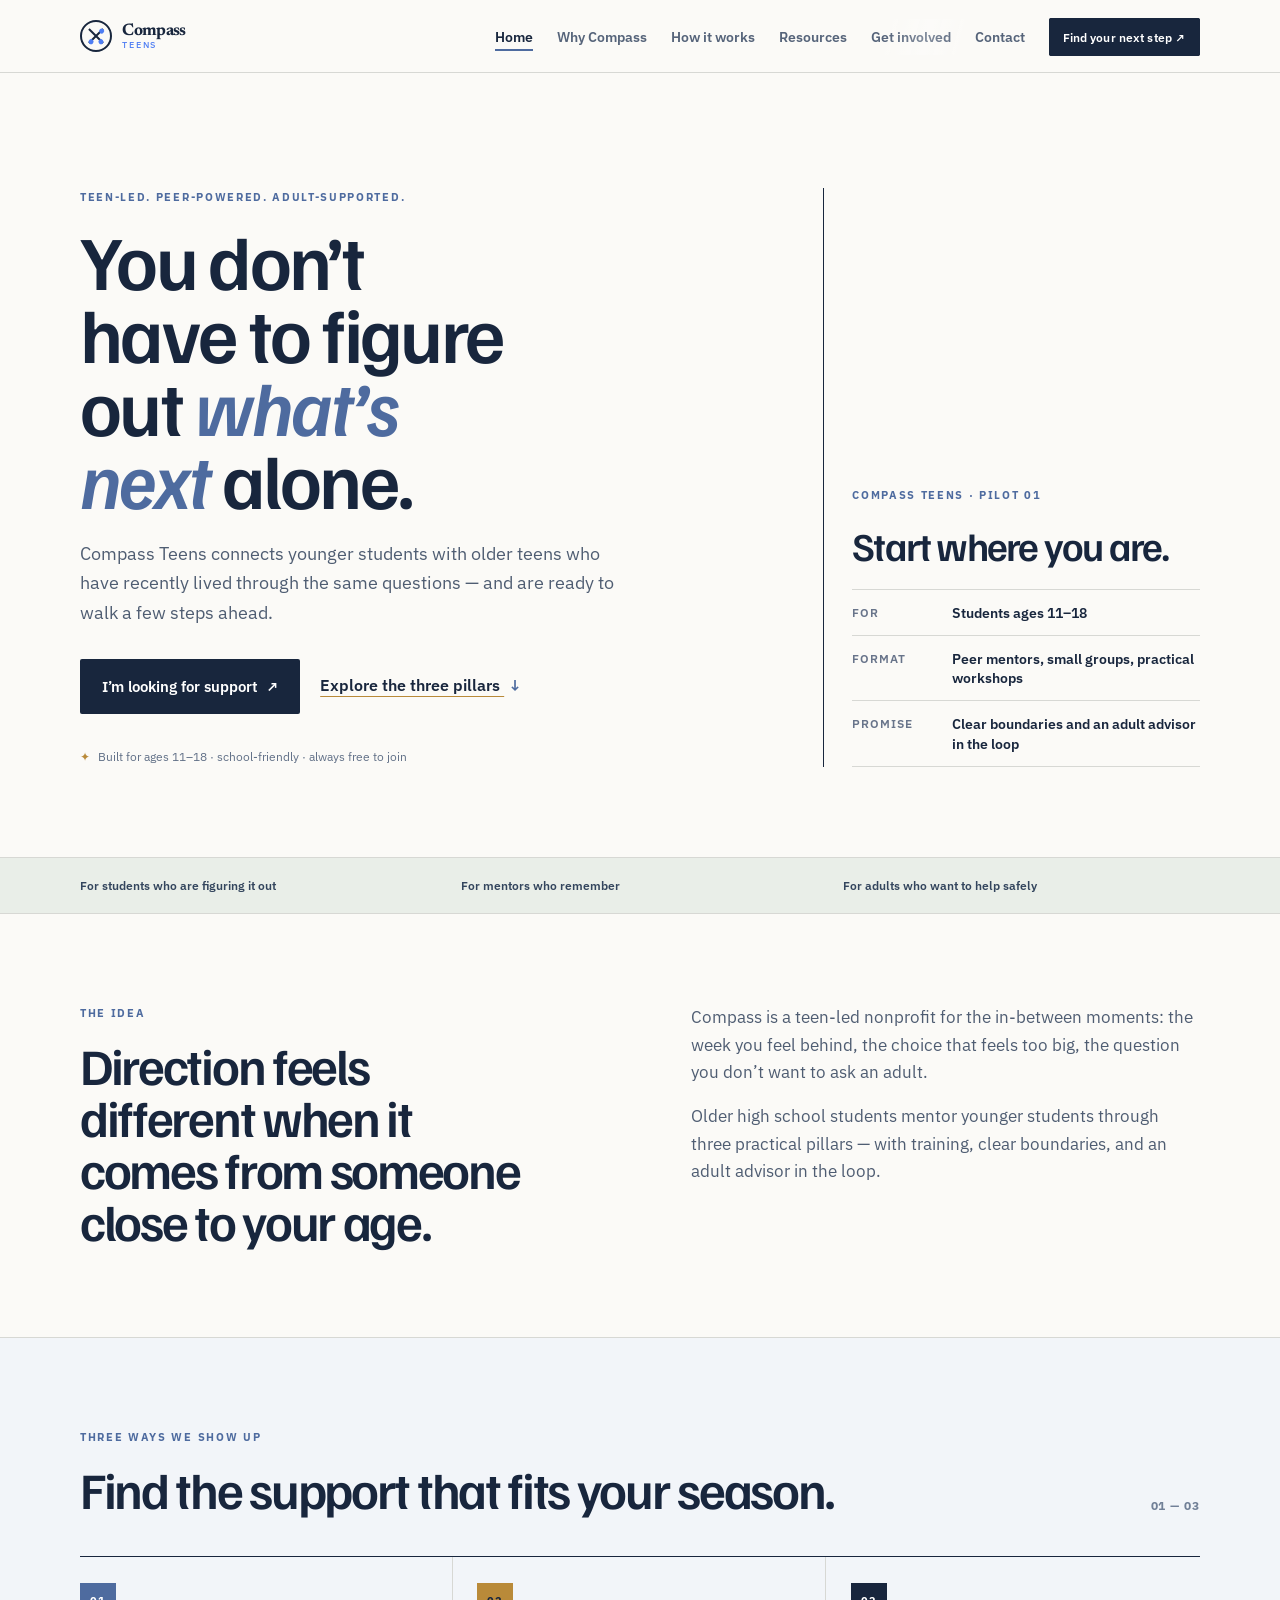
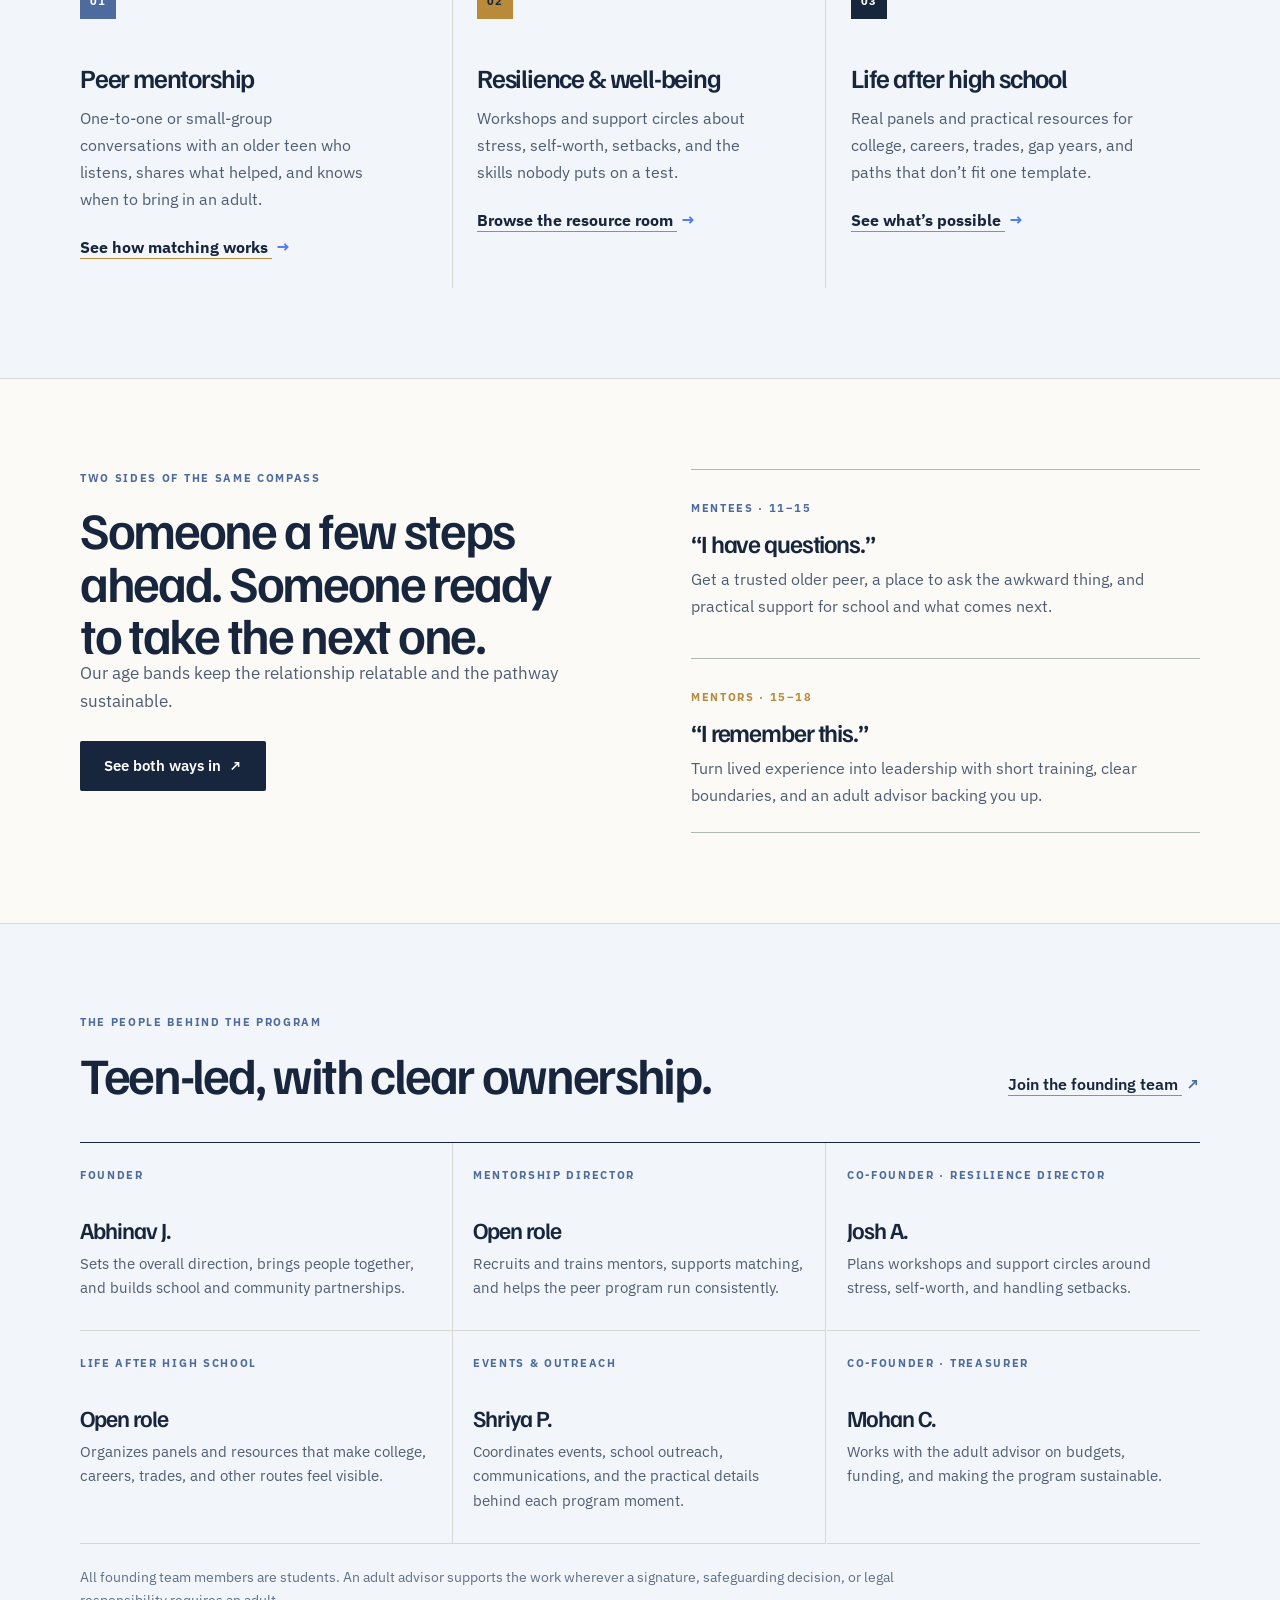
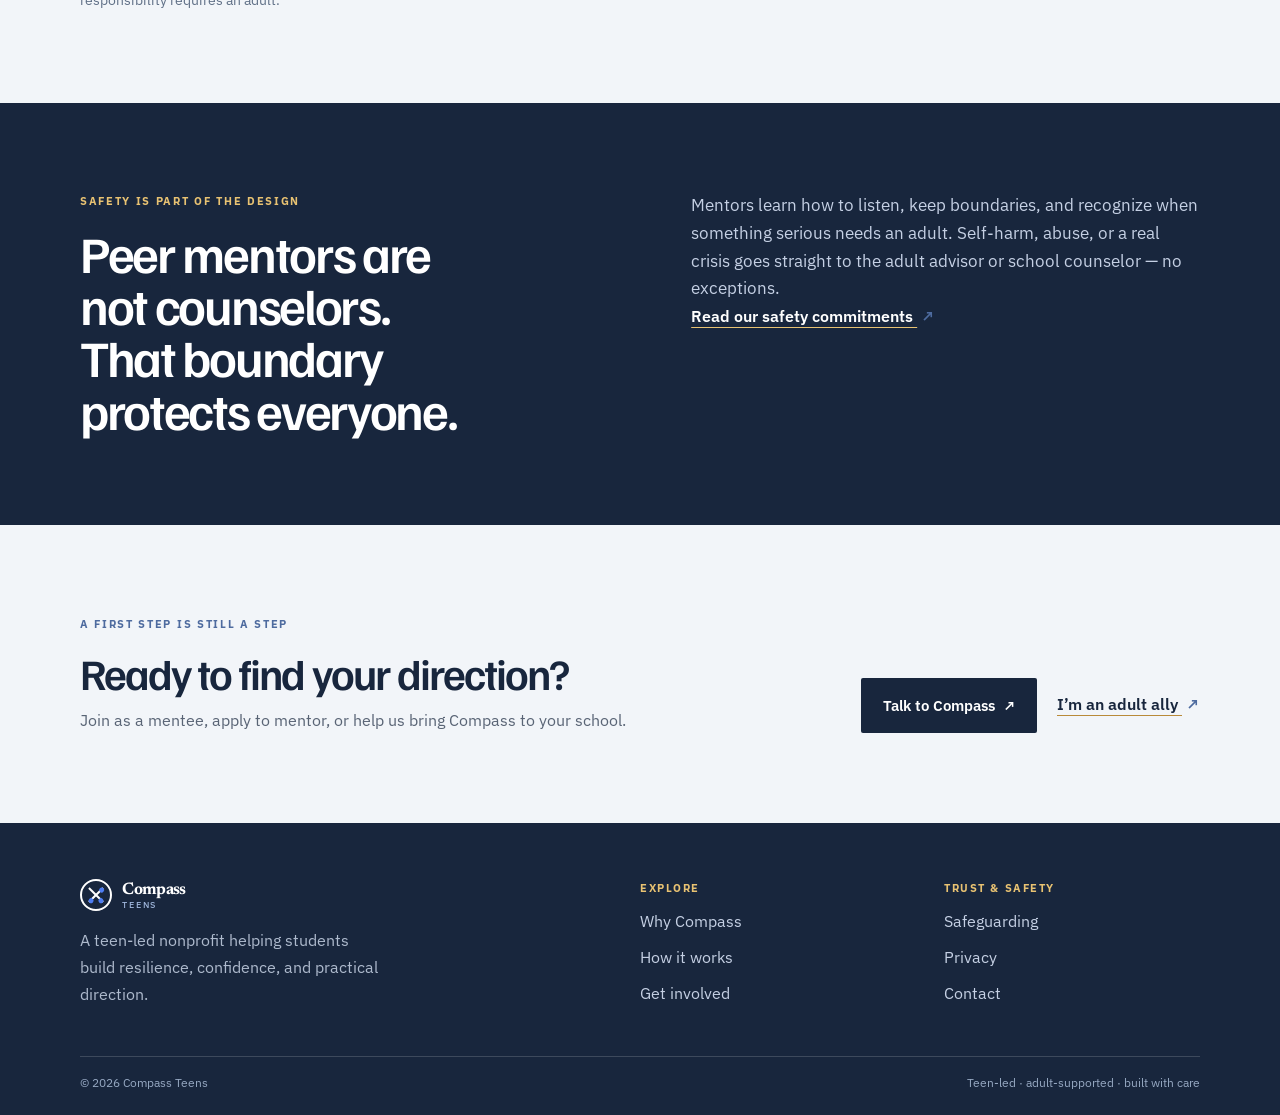
<file: index.html>
<!doctype html>
<html lang="en">
<head>
  <meta charset="UTF-8"><meta name="viewport" content="width=device-width, initial-scale=1">
  <title>Compass Teens — find your next step</title>
  <meta name="description" content="Compass Teens connects younger students with older teen mentors for resilience, well-being, and life-after-high-school direction.">
  <link rel="icon" type="image/svg+xml" href="favicon.svg">
  <link rel="preconnect" href="https://fonts.googleapis.com"><link rel="preconnect" href="https://fonts.gstatic.com" crossorigin>
  <link href="https://fonts.googleapis.com/css2?family=Familjen+Grotesk:wght@500;600;700&family=IBM+Plex+Sans:wght@400;500;600&family=Newsreader:opsz,wght@6..72,500;600;700&display=swap" rel="stylesheet">
  <link rel="stylesheet" href="css/styles.css?v=20260916"><link rel="stylesheet" href="css/refinement.css?v=20260916e"><script>document.documentElement.classList.add('js');</script>
</head>
<body class="compass-site">
  <a class="skip-link" href="#main">Skip to content</a>
  <header class="site-header"><div class="container header-inner">
    <a class="logo compass-logo" href="index.html" aria-label="Compass Teens home"><span class="compass-mark" aria-hidden="true"><span></span><span></span><span></span></span><span>Compass <small>TEENS</small></span></a>
    <button class="nav-toggle" aria-label="Open menu" aria-expanded="false"><span></span><span></span><span></span></button>
    <nav class="site-nav" id="site-navigation" aria-label="Primary navigation"><ul><li><a class="active" aria-current="page" href="index.html">Home</a></li><li><a href="about.html">Why Compass</a></li><li><a href="how-it-works.html">How it works</a></li><li><a href="resources.html">Resources</a></li><li><a href="get-involved.html">Get involved</a></li><li><a href="contact.html">Contact</a></li><li><a class="nav-pill" href="contact.html?type=teen">Find your next step <span aria-hidden="true">↗</span></a></li></ul></nav>
  </div></header>
  <main id="main">
    <section class="compass-hero"><div class="container compass-hero-grid"><div class="hero-copy"><p class="eyebrow"><span class="eyebrow-dot"></span> Teen-led. Peer-powered. Adult-supported.</p><h1>You don’t have to figure out <em>what’s next</em> alone.</h1><p class="hero-lede">Compass Teens connects younger students with older teens who have recently lived through the same questions — and are ready to walk a few steps ahead.</p><div class="hero-actions"><a class="btn btn-compass" href="contact.html?type=teen">I’m looking for support <span>↗</span></a><a class="text-link" href="#programs">Explore the three pillars <span>↓</span></a></div><div class="hero-note"><span class="mini-lock" aria-hidden="true">✦</span> Built for ages 11–18 · school-friendly · always free to join</div></div><aside class="hero-docket" aria-label="Compass pilot overview"><p class="docket-label">Compass Teens · pilot 01</p><p class="docket-title">Start where you are.</p><dl class="docket-list"><div><dt>For</dt><dd>Students ages 11–18</dd></div><div><dt>Format</dt><dd>Peer mentors, small groups, practical workshops</dd></div><div><dt>Promise</dt><dd>Clear boundaries and an adult advisor in the loop</dd></div></dl></aside></div></section>
    <section class="trust-strip"><div class="container trust-inner"><span>For students who are figuring it out</span><span>For mentors who remember</span><span>For adults who want to help safely</span></div></section>
    <section class="section compass-intro"><div class="container intro-grid"><div><p class="eyebrow muted">The idea</p><h2>Direction feels different when it comes from someone close to your age.</h2></div><div><p>Compass is a teen-led nonprofit for the in-between moments: the week you feel behind, the choice that feels too big, the question you don’t want to ask an adult.</p><p>Older high school students mentor younger students through three practical pillars — with training, clear boundaries, and an adult advisor in the loop.</p></div></div></section>
    <section class="section programs-section" id="programs"><div class="container"><div class="section-heading"><div><p class="eyebrow muted">Three ways we show up</p><h2>Find the support that fits your season.</h2></div><span class="section-index">01 — 03</span></div><div class="program-grid"><article class="program-card program-sun"><span class="program-number">01</span><div class="program-icon">↗</div><h3>Peer mentorship</h3><p>One-to-one or small-group conversations with an older teen who listens, shares what helped, and knows when to bring in an adult.</p><a href="how-it-works.html#matching">See how matching works <span>→</span></a></article><article class="program-card program-lilac"><span class="program-number">02</span><div class="program-icon">≈</div><h3>Resilience &amp; well-being</h3><p>Workshops and support circles about stress, self-worth, setbacks, and the skills nobody puts on a test.</p><a href="resources.html">Browse the resource room <span>→</span></a></article><article class="program-card program-sky"><span class="program-number">03</span><div class="program-icon">↗</div><h3>Life after high school</h3><p>Real panels and practical resources for college, careers, trades, gap years, and paths that don’t fit one template.</p><a href="resources.html">See what’s possible <span>→</span></a></article></div></div></section>
    <section class="section age-section"><div class="container age-grid"><div class="age-copy"><p class="eyebrow muted">Two sides of the same compass</p><h2>Someone a few steps ahead. Someone ready to take the next one.</h2><p>Our age bands keep the relationship relatable and the pathway sustainable.</p><a class="btn btn-dark" href="get-involved.html">See both ways in <span>↗</span></a></div><div class="age-cards"><article class="age-card"><span class="age-label">MENTEES · 11–15</span><h3>“I have questions.”</h3><p>Get a trusted older peer, a place to ask the awkward thing, and practical support for school and what comes next.</p></article><article class="age-card mentor-card"><span class="age-label">MENTORS · 15–18</span><h3>“I remember this.”</h3><p>Turn lived experience into leadership with short training, clear boundaries, and an adult advisor backing you up.</p></article></div></div></section>
    <section class="section team-section" id="team"><div class="container"><div class="section-heading"><div><p class="eyebrow muted">The people behind the program</p><h2>Teen-led, with clear ownership.</h2></div><a class="text-link" href="get-involved.html">Join the founding team <span>↗</span></a></div><div class="team-grid"><article class="team-card"><span class="team-role">FOUNDER</span><h3>Abhinav J.</h3><p>Sets the overall direction, brings people together, and builds school and community partnerships.</p></article><article class="team-card"><span class="team-role">MENTORSHIP DIRECTOR</span><h3>Open role</h3><p>Recruits and trains mentors, supports matching, and helps the peer program run consistently.</p></article><article class="team-card"><span class="team-role">CO-FOUNDER · RESILIENCE DIRECTOR</span><h3>Josh A.</h3><p>Plans workshops and support circles around stress, self-worth, and handling setbacks.</p></article><article class="team-card"><span class="team-role">LIFE AFTER HIGH SCHOOL</span><h3>Open role</h3><p>Organizes panels and resources that make college, careers, trades, and other routes feel visible.</p></article><article class="team-card"><span class="team-role">EVENTS &amp; OUTREACH</span><h3>Shriya P.</h3><p>Coordinates events, school outreach, communications, and the practical details behind each program moment.</p></article><article class="team-card"><span class="team-role">CO-FOUNDER · TREASURER</span><h3>Mohan C.</h3><p>Works with the adult advisor on budgets, funding, and making the program sustainable.</p></article></div><p class="team-note">All founding team members are students. An adult advisor supports the work wherever a signature, safeguarding decision, or legal responsibility requires an adult.</p></div></section>
    <section class="section safety-section"><div class="container safety-grid"><div><p class="eyebrow">Safety is part of the design</p><h2>Peer mentors are not counselors. That boundary protects everyone.</h2></div><div><p>Mentors learn how to listen, keep boundaries, and recognize when something serious needs an adult. Self-harm, abuse, or a real crisis goes straight to the adult advisor or school counselor — no exceptions.</p><a class="text-link light" href="safeguarding.html">Read our safety commitments <span>↗</span></a></div></div></section>
    <section class="section cta-section"><div class="container cta-card"><div><p class="eyebrow muted">A first step is still a step</p><h2>Ready to find your direction?</h2><p>Join as a mentee, apply to mentor, or help us bring Compass to your school.</p></div><div class="cta-actions"><a class="btn btn-compass" href="contact.html?type=teen">Talk to Compass <span>↗</span></a><a class="text-link" href="contact.html?type=educator">I’m an adult ally <span>↗</span></a></div></div></section>
  </main>
  <footer class="site-footer compass-footer"><div class="container footer-grid"><div><a class="logo compass-logo" href="index.html"><span class="compass-mark" aria-hidden="true"><span></span><span></span><span></span></span><span>Compass <small>TEENS</small></span></a><p class="footer-blurb">A teen-led nonprofit helping students build resilience, confidence, and practical direction.</p></div><div><p class="footer-label">Explore</p><a href="about.html">Why Compass</a><a href="how-it-works.html">How it works</a><a href="get-involved.html">Get involved</a></div><div><p class="footer-label">Trust &amp; safety</p><a href="safeguarding.html">Safeguarding</a><a href="privacy.html">Privacy</a><a href="contact.html">Contact</a></div></div><div class="container footer-bottom"><span>© <span id="year">2026</span> Compass Teens</span><span>Teen-led · adult-supported · built with care</span></div></footer>
  <script src="js/main.js"></script><script src="js/motion.js"></script>
</body></html>
</file>
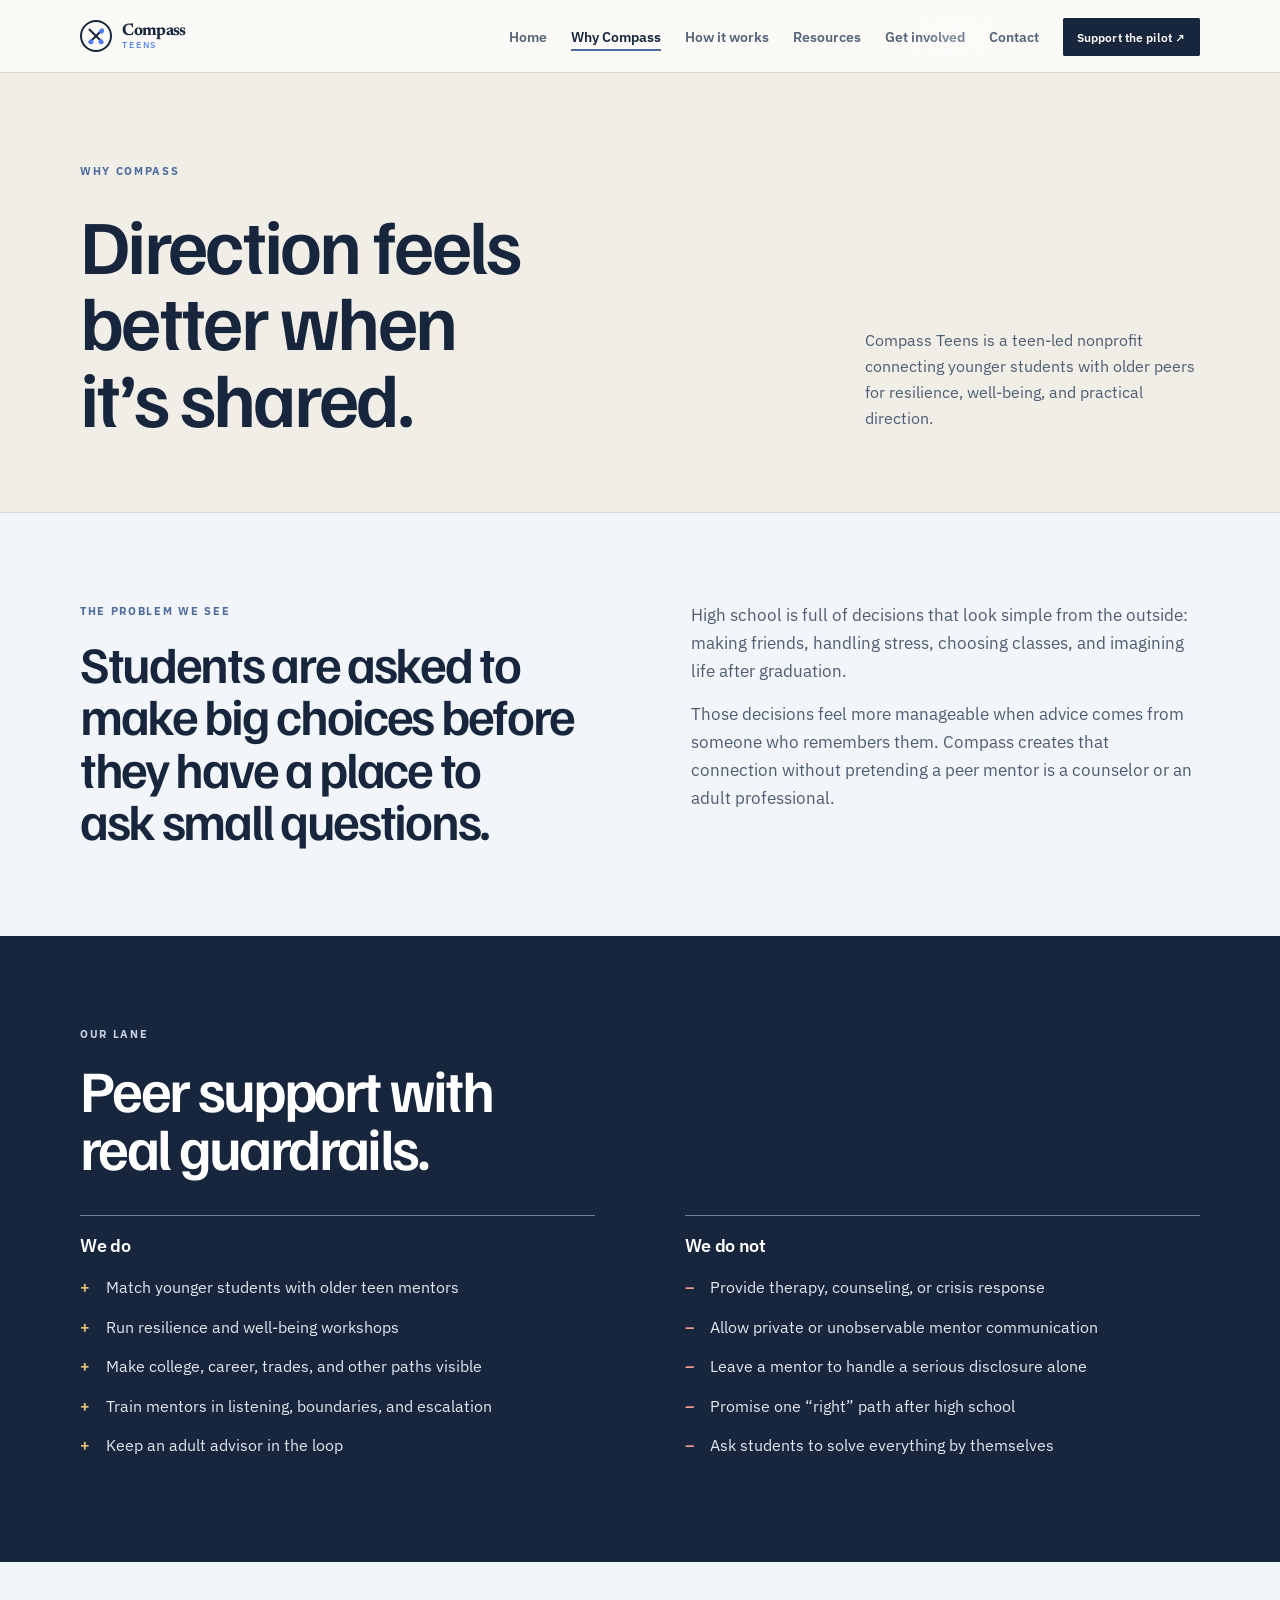
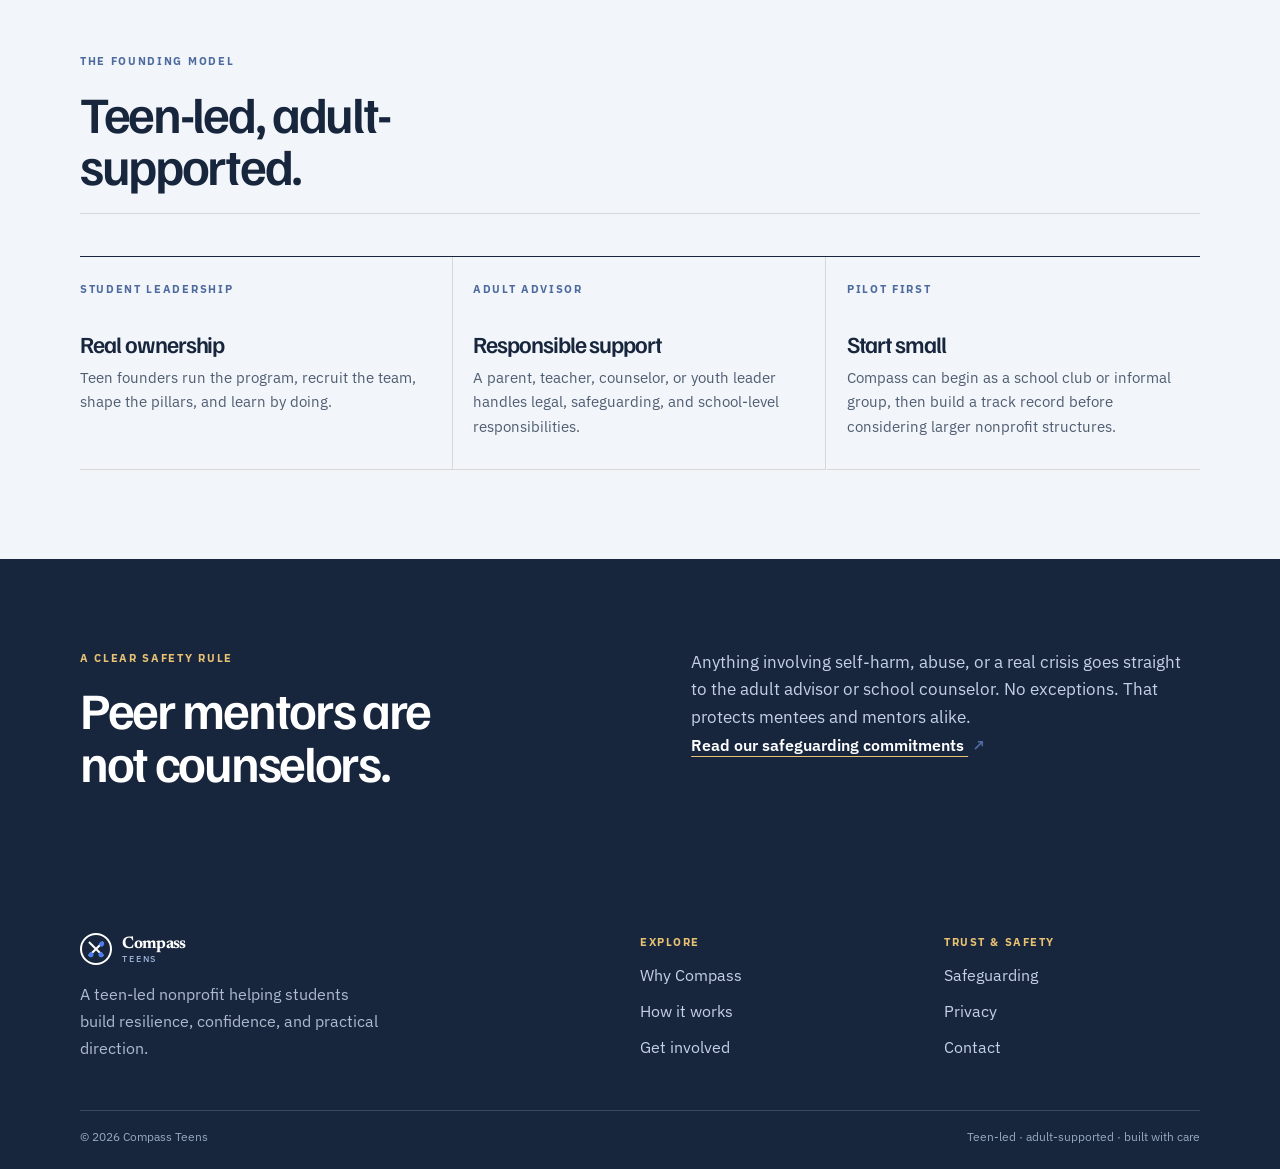
<file: about.html>
<!doctype html>
<html lang="en"><head>
  <meta charset="UTF-8"><meta name="viewport" content="width=device-width, initial-scale=1">
  <title>Why Compass — Compass Teens</title>
  <meta name="description" content="Why Compass Teens exists: peer mentorship, resilience, and practical direction for students.">
  <link rel="icon" type="image/svg+xml" href="favicon.svg"><link rel="preconnect" href="https://fonts.googleapis.com"><link rel="preconnect" href="https://fonts.gstatic.com" crossorigin><link href="https://fonts.googleapis.com/css2?family=Familjen+Grotesk:wght@500;600;700&family=IBM+Plex+Sans:wght@400;500;600&family=Newsreader:opsz,wght@6..72,500;600;700&display=swap" rel="stylesheet"><link rel="stylesheet" href="css/styles.css?v=20260916"><link rel="stylesheet" href="css/refinement.css?v=20260916e"><script>document.documentElement.classList.add('js');</script>
</head><body class="compass-site page-about">
  <header class="site-header"><div class="container header-inner"><a class="logo compass-logo" href="index.html"><span class="compass-mark" aria-hidden="true"><span></span><span></span><span></span></span><span>Compass <small>TEENS</small></span></a><button class="nav-toggle" aria-label="Open menu" aria-expanded="false"><span></span><span></span><span></span></button><nav class="site-nav" id="site-navigation" aria-label="Primary navigation"><ul><li><a href="index.html">Home</a></li><li><a class="active" aria-current="page" href="about.html">Why Compass</a></li><li><a href="how-it-works.html">How it works</a></li><li><a href="resources.html">Resources</a></li><li><a href="get-involved.html">Get involved</a></li><li><a href="contact.html">Contact</a></li><li><a class="nav-pill" href="contact.html?type=educator">Support the pilot <span>↗</span></a></li></ul></nav></div></header>
  <main id="main">
    <section class="page-hero"><div class="container page-hero-inner"><p class="eyebrow">Why Compass</p><h1>Direction feels better when it’s shared.</h1><p>Compass Teens is a teen-led nonprofit connecting younger students with older peers for resilience, well-being, and practical direction.</p></div></section>
    <section class="section"><div class="container intro-grid"><div><p class="eyebrow muted">The problem we see</p><h2>Students are asked to make big choices before they have a place to ask small questions.</h2></div><div><p>High school is full of decisions that look simple from the outside: making friends, handling stress, choosing classes, and imagining life after graduation.</p><p>Those decisions feel more manageable when advice comes from someone who remembers them. Compass creates that connection without pretending a peer mentor is a counselor or an adult professional.</p></div></div></section>
    <section class="section band-ink"><div class="container"><p class="eyebrow">Our lane</p><h2>Peer support with real guardrails.</h2><div class="dd"><div class="dd-col dd-do"><h3>We do</h3><ul><li>Match younger students with older teen mentors</li><li>Run resilience and well-being workshops</li><li>Make college, career, trades, and other paths visible</li><li>Train mentors in listening, boundaries, and escalation</li><li>Keep an adult advisor in the loop</li></ul></div><div class="dd-col dd-dont"><h3>We do not</h3><ul><li>Provide therapy, counseling, or crisis response</li><li>Allow private or unobservable mentor communication</li><li>Leave a mentor to handle a serious disclosure alone</li><li>Promise one “right” path after high school</li><li>Ask students to solve everything by themselves</li></ul></div></div></div></section>
    <section class="section"><div class="container"><div class="section-heading"><div><p class="eyebrow muted">The founding model</p><h2>Teen-led, adult-supported.</h2></div></div><div class="team-grid"><article class="team-card"><span class="team-role">STUDENT LEADERSHIP</span><h3>Real ownership</h3><p>Teen founders run the program, recruit the team, shape the pillars, and learn by doing.</p></article><article class="team-card"><span class="team-role">ADULT ADVISOR</span><h3>Responsible support</h3><p>A parent, teacher, counselor, or youth leader handles legal, safeguarding, and school-level responsibilities.</p></article><article class="team-card"><span class="team-role">PILOT FIRST</span><h3>Start small</h3><p>Compass can begin as a school club or informal group, then build a track record before considering larger nonprofit structures.</p></article></div></div></section>
    <section class="section safety-section"><div class="container safety-grid"><div><p class="eyebrow">A clear safety rule</p><h2>Peer mentors are not counselors.</h2></div><div><p>Anything involving self-harm, abuse, or a real crisis goes straight to the adult advisor or school counselor. No exceptions. That protects mentees and mentors alike.</p><a class="text-link light" href="safeguarding.html">Read our safeguarding commitments <span>↗</span></a></div></div></section>
  </main>
  <footer class="site-footer compass-footer"><div class="container footer-grid"><div><a class="logo compass-logo" href="index.html"><span class="compass-mark" aria-hidden="true"><span></span><span></span><span></span></span><span>Compass <small>TEENS</small></span></a><p class="footer-blurb">A teen-led nonprofit helping students build resilience, confidence, and practical direction.</p></div><div><p class="footer-label">Explore</p><a href="about.html">Why Compass</a><a href="how-it-works.html">How it works</a><a href="get-involved.html">Get involved</a></div><div><p class="footer-label">Trust &amp; safety</p><a href="safeguarding.html">Safeguarding</a><a href="privacy.html">Privacy</a><a href="contact.html">Contact</a></div></div><div class="container footer-bottom"><span>© <span id="year">2026</span> Compass Teens</span><span>Teen-led · adult-supported · built with care</span></div></footer><script src="js/main.js"></script><script src="js/motion.js"></script>
</body></html>
</file>
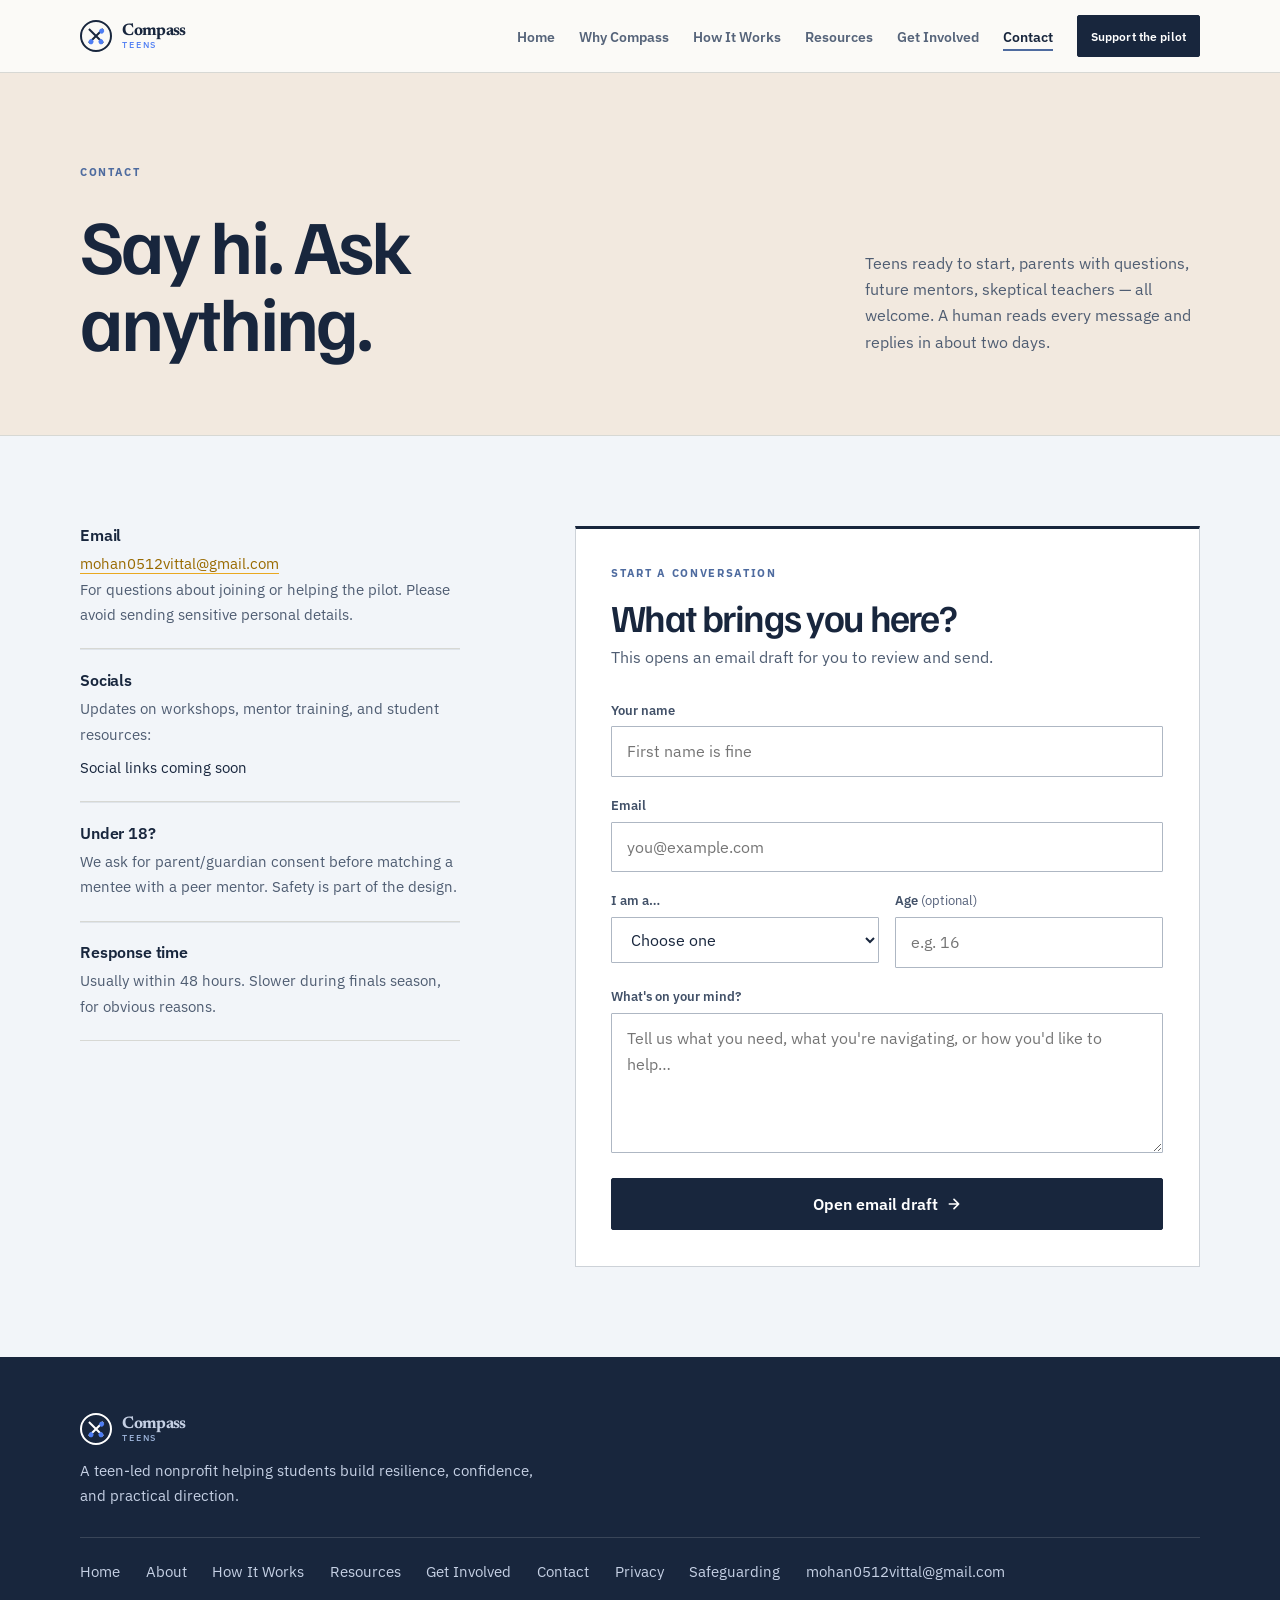
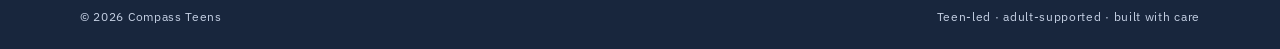
<file: contact.html>
<!DOCTYPE html>
<html lang="en">
<head>
  <meta charset="UTF-8">
  <meta name="viewport" content="width=device-width, initial-scale=1.0">
  <title>Contact — Compass Teens</title>
  <meta name="description" content="Questions about joining, mentoring, donating, or partnering? Reach out — we usually reply within about two days.">
  <link rel="icon" type="image/svg+xml" href="favicon.svg">
  <meta property="og:type" content="website">
  <meta property="og:url" content="https://compass-teens.vercel.app/contact.html">
  <meta property="og:title" content="Contact — Compass Teens">
  <meta property="og:description" content="Questions about joining, mentoring, donating, or partnering? Reach out — a human replies within about two days.">
  <meta property="og:image" content="https://compass-teens.vercel.app/og.png">
  <meta name="twitter:card" content="summary_large_image">
  <link rel="preconnect" href="https://fonts.googleapis.com">
  <link rel="preconnect" href="https://fonts.gstatic.com" crossorigin>
  <link href="https://fonts.googleapis.com/css2?family=Familjen+Grotesk:wght@500;600;700&family=IBM+Plex+Sans:wght@400;500;600&family=Newsreader:opsz,wght@6..72,500;600;700&display=swap" rel="stylesheet">
  <link rel="stylesheet" href="css/styles.css?v=20260916"><link rel="stylesheet" href="css/refinement.css?v=20260916e">
</head>
<body class="compass-site page-contact">

  <header class="site-header">
    <div class="container header-inner">
      <a class="logo compass-logo" href="index.html" aria-label="Compass Teens home"><span class="compass-mark" aria-hidden="true"><span></span><span></span><span></span></span><span>Compass <small>TEENS</small></span></a>
      <button class="nav-toggle" aria-label="Toggle menu" aria-expanded="false">
        <span></span><span></span><span></span>
      </button>
      <nav class="site-nav">
        <ul>
          <li><a href="index.html">Home</a></li>
          <li><a href="about.html">Why Compass</a></li>
          <li><a href="how-it-works.html">How It Works</a></li>
          <li><a href="resources.html">Resources</a></li>
          <li><a href="get-involved.html">Get Involved</a></li>
          <li><a href="contact.html" class="active" aria-current="page">Contact</a></li>
          <li class="nav-cta"><a href="contact.html?type=educator" class="btn btn-outline-light" style="padding:.42rem .9rem;font-size:.84rem;">Support the pilot</a></li>
        </ul>
      </nav>
    </div>
  </header>

  <main id="main">
  <section class="page-hero">
    <div class="container page-hero-inner">
      <span class="label">Contact</span>
      <h1>Say hi. Ask anything.</h1>
      <p>Teens ready to start, parents with questions, future mentors, skeptical teachers — all welcome. A human reads every message and replies in about two days.</p>
    </div>
  </section>

  <section class="section">
    <div class="container contact-layout">
      <div>
        <div class="info-item">
          <h3>Email</h3>
          <p><a href="mailto:mohan0512vittal@gmail.com" style="color:var(--gold-deep); border-bottom:1px solid var(--gold); text-decoration:none;">mohan0512vittal@gmail.com</a><br>For questions about joining or helping the pilot. Please avoid sending sensitive personal details.</p>
        </div>
        <div class="info-item">
          <h3>Socials</h3>
          <p>Updates on workshops, mentor training, and student resources:</p>
          <ul class="social-text">
<li><span>Social links coming soon</span></li>
          </ul>
        </div>
        <div class="info-item">
          <h3>Under 18?</h3>
          <p>We ask for parent/guardian consent before matching a mentee with a peer mentor. Safety is part of the design.</p>
        </div>
        <div class="info-item">
          <h3>Response time</h3>
          <p>Usually within 48 hours. Slower during finals season, for obvious reasons.</p>
        </div>
      </div>

      <form class="js-form form-card form-grid" data-contact-draft novalidate>
        <div class="form-intro"><p class="eyebrow">Start a conversation</p><h2>What brings you here?</h2><p>This opens an email draft for you to review and send.</p></div>
        <div class="field">
          <label for="name">Your name</label>
          <input id="name" name="name" type="text" placeholder="First name is fine" required>
        </div>
        <div class="field">
          <label for="email">Email</label>
          <input id="email" name="email" type="email" placeholder="you@example.com" required>
        </div>
        <div class="form-cols cols-2">
          <div class="field">
            <label for="role">I am a…</label>
            <select id="role" name="role" required>
              <option value="">Choose one</option>
              <option value="teen">Mentee (ages 11–15)</option>
              <option value="mentor">Potential mentor (ages 15–18)</option>
              <option value="parent">Parent or guardian</option>
              <option value="educator">Teacher / adult advisor</option>
              <option value="donor">Community partner</option>
              <option value="other">Something else</option>
            </select>
          </div>
          <div class="field">
            <label for="age">Age <span class="optional">(optional)</span></label>
            <input id="age" name="age" type="number" min="10" max="120" placeholder="e.g. 16">
          </div>
        </div>
        <div class="field">
          <label for="message">What's on your mind?</label>
          <textarea id="message" name="message" placeholder="Tell us what you need, what you're navigating, or how you'd like to help…" required></textarea>
        </div>
        <button type="submit" class="btn btn-primary btn-lg">Open email draft
          <svg viewBox="0 0 24 24" fill="none" stroke="currentColor" stroke-width="2.5" stroke-linecap="round" stroke-linejoin="round"><path d="M5 12h14M12 5l7 7-7 7"/></svg>
        </button>
        <p class="form-success" role="status">Your email draft is ready. Review and send it in your email app. Your message has not been sent yet.</p>
      </form>
    </div>
  </section>

  </main>
  <footer class="site-footer">
    <div class="container">
      <div class="footer-brand">
        <a class="logo compass-logo" href="index.html" aria-label="Compass Teens home"><span class="compass-mark" aria-hidden="true"><span></span><span></span><span></span></span><span>Compass <small>TEENS</small></span></a>
        <p>A teen-led nonprofit helping students build resilience, confidence, and practical direction.</p>
      </div>
      <ul class="footer-links">
        <li><a href="index.html">Home</a></li>
        <li><a href="about.html">About</a></li>
        <li><a href="how-it-works.html">How It Works</a></li>
        <li><a href="resources.html">Resources</a></li>
        <li><a href="get-involved.html">Get Involved</a></li>
        <li><a href="contact.html">Contact</a></li>
        <li><a href="privacy.html">Privacy</a></li>
        <li><a href="safeguarding.html">Safeguarding</a></li>
        <li><a href="mailto:mohan0512vittal@gmail.com">mohan0512vittal@gmail.com</a></li>
      </ul>
      <div class="footer-meta">
        <span>© <span id="year">2026</span> Compass Teens</span>
        <span>Teen-led · adult-supported · built with care</span>
      </div>
    </div>
  </footer>

  <script src="js/main.js"></script>
  <script src="js/motion.js"></script>
</body>
</html>
</file>
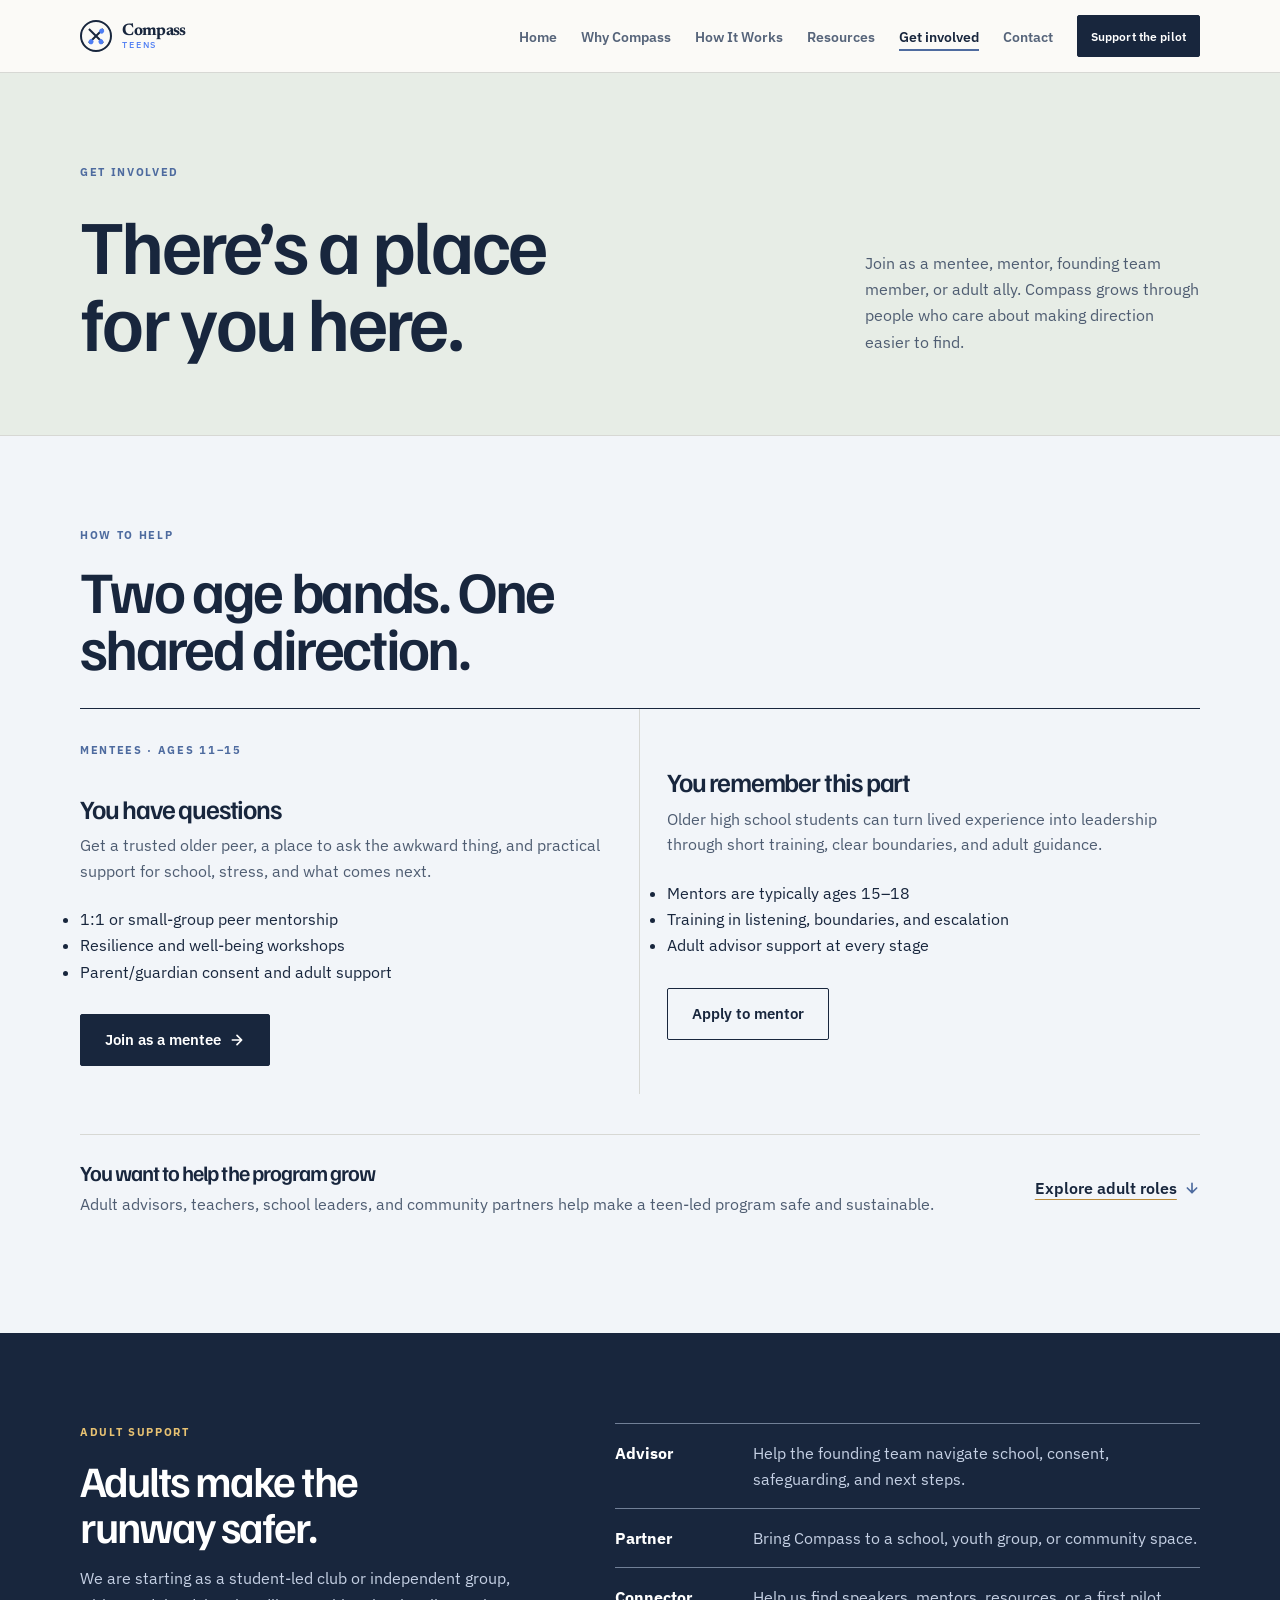
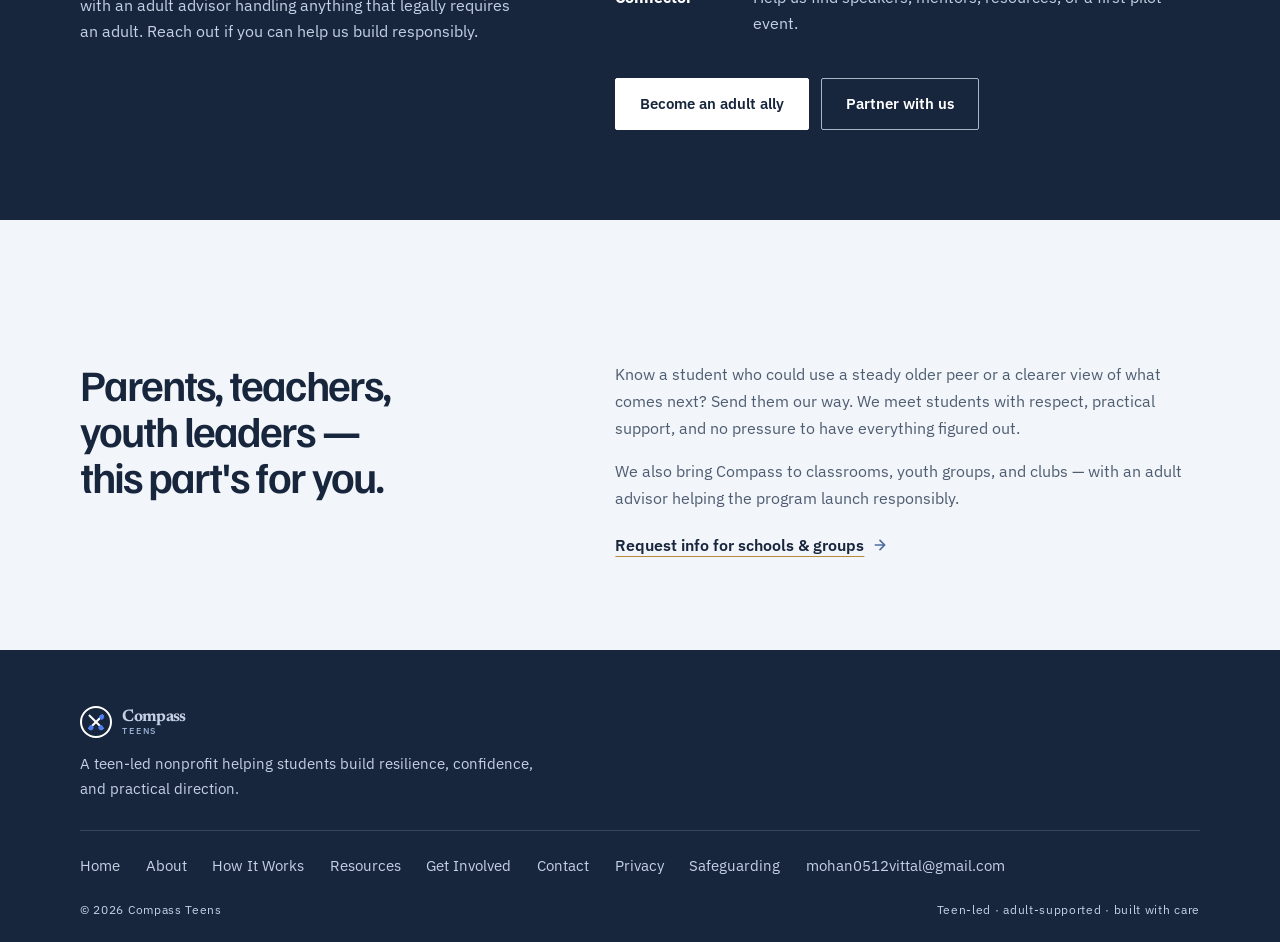
<file: get-involved.html>
<!DOCTYPE html>
<html lang="en">
<head>
  <meta charset="UTF-8">
  <meta name="viewport" content="width=device-width, initial-scale=1.0">
  <title>Get Involved — Compass Teens</title>
  <meta name="description" content="Join Compass Teens as a mentee, mentor, founding team member, or adult ally.">
  <link rel="icon" type="image/svg+xml" href="favicon.svg">
  <meta property="og:type" content="website">
  <meta property="og:url" content="https://compass-teens.vercel.app/get-involved.html">
  <meta property="og:title" content="Get Involved — Compass Teens">
  <meta property="og:description" content="Join Compass Teens as a mentee, mentor, founding team member, or adult ally.">
  <meta property="og:image" content="https://compass-teens.vercel.app/og.png">
  <meta name="twitter:card" content="summary_large_image">
  <link rel="preconnect" href="https://fonts.googleapis.com">
  <link rel="preconnect" href="https://fonts.gstatic.com" crossorigin>
  <link href="https://fonts.googleapis.com/css2?family=Familjen+Grotesk:wght@500;600;700&family=IBM+Plex+Sans:wght@400;500;600&family=Newsreader:opsz,wght@6..72,500;600;700&display=swap" rel="stylesheet">
  <link rel="stylesheet" href="css/styles.css?v=20260916"><link rel="stylesheet" href="css/refinement.css?v=20260916e">
  <script>document.documentElement.classList.add("js");</script>
</head>
<body class="compass-site page-involved">

  <header class="site-header">
    <div class="container header-inner">
      <a class="logo compass-logo" href="index.html" aria-label="Compass Teens home"><span class="compass-mark" aria-hidden="true"><span></span><span></span><span></span></span><span>Compass <small>TEENS</small></span></a>
      <button class="nav-toggle" aria-label="Toggle menu" aria-expanded="false">
        <span></span><span></span><span></span>
      </button>
      <nav class="site-nav">
        <ul>
          <li><a href="index.html">Home</a></li>
          <li><a href="about.html">Why Compass</a></li>
          <li><a href="how-it-works.html">How It Works</a></li>
          <li><a href="resources.html">Resources</a></li>
          <li><a href="get-involved.html" class="active" aria-current="page">Get involved</a></li>
          <li><a href="contact.html">Contact</a></li>
          <li class="nav-cta"><a href="contact.html?type=educator" class="btn btn-outline-light" style="padding:.42rem .9rem;font-size:.84rem;">Support the pilot</a></li>
        </ul>
      </nav>
    </div>
  </header>

  <main id="main">
  <section class="page-hero">
    <div class="container page-hero-inner">
      <span class="label">Get involved</span>
      <h1>There’s a place for you here.</h1>
      <p>Join as a mentee, mentor, founding team member, or adult ally. Compass grows through people who care about making direction easier to find.</p>
    </div>
  </section>

  <section class="section" id="join">
    <div class="container">
      <span class="label">How to help</span>
      <h2 style="margin-bottom:2rem;">Two age bands. One shared direction.</h2>
      <div class="doors">
        <div class="door door-hot">
          <span class="path-badge" style="margin-bottom:1rem; display:inline-block;">Mentees · ages 11–15</span>
          <h3 style="font-size:1.35rem; margin:0.4rem 0 0.5rem;">You have questions</h3>
          <p>Get a trusted older peer, a place to ask the awkward thing, and practical support for school, stress, and what comes next.</p>
          <ul>
            <li>1:1 or small-group peer mentorship</li>
            <li>Resilience and well-being workshops</li>
            <li>Parent/guardian consent and adult support</li>
          </ul>
          <a href="contact.html?type=teen" class="btn btn-primary" style="margin-top:1.25rem;">Join as a mentee
            <svg viewBox="0 0 24 24" fill="none" stroke="currentColor" stroke-width="2.5" stroke-linecap="round" stroke-linejoin="round"><path d="M5 12h14M12 5l7 7-7 7"/></svg>
          </a>
        </div>

        <div class="door">
          <h3 style="font-size:1.35rem; margin:0.4rem 0 0.5rem;">You remember this part</h3>
          <p>Older high school students can turn lived experience into leadership through short training, clear boundaries, and adult guidance.</p>
          <ul>
            <li>Mentors are typically ages 15–18</li>
            <li>Training in listening, boundaries, and escalation</li>
            <li>Adult advisor support at every stage</li>
          </ul>
          <a href="contact.html?type=mentor" class="btn btn-outline" style="margin-top:1.25rem;">Apply to mentor</a>
        </div>
      </div>

      <div class="path-row" style="border-bottom:none;">
        <div>
          <h3>You want to help the program grow</h3>
          <p>Adult advisors, teachers, school leaders, and community partners help make a teen-led program safe and sustainable.</p>
        </div>
        <div class="path-action"><a href="#donate" class="link-arrow">Explore adult roles
          <svg viewBox="0 0 24 24" fill="none" stroke="currentColor" stroke-width="2.5" stroke-linecap="round" stroke-linejoin="round"><path d="M12 5v14M19 12l-7 7-7-7"/></svg>
        </a></div>
      </div>
    </div>
  </section>

  <section class="section band-ink" id="donate">
    <div class="container">
      <div class="split" style="margin-top:0;">
        <div>
          <span class="label">Adult support</span>
          <h2>Adults make the runway safer.</h2>
          <p style="margin-top:1rem;">We are starting as a student-led club or independent group, with an adult advisor handling anything that legally requires an adult. Reach out if you can help us build responsibly.</p>
        </div>
        <div>
          <div class="tier">
            <strong>Advisor</strong>
            <p>Help the founding team navigate school, consent, safeguarding, and next steps.</p>
          </div>
          <div class="tier">
            <strong>Partner</strong>
            <p>Bring Compass to a school, youth group, or community space.</p>
          </div>
          <div class="tier">
            <strong>Connector</strong>
            <p>Help us find speakers, mentors, resources, or a first pilot event.</p>
          </div>
          <div class="amounts">
            <a href="contact.html?type=educator" class="btn btn-primary">Become an adult ally</a>
            <a href="contact.html?type=other" class="btn btn-outline-light">Partner with us</a>
          </div>
        </div>
      </div>
    </div>
  </section>

  <section class="section">
    <div class="container">
      <div class="split">
        <h2>Parents, teachers, youth leaders — this part's for you.</h2>
        <div>
          <p>Know a student who could use a steady older peer or a clearer view of what comes next? Send them our way. We meet students with respect, practical support, and no pressure to have everything figured out.</p>
          <p>We also bring Compass to classrooms, youth groups, and clubs — with an adult advisor helping the program launch responsibly.</p>
          <p style="margin-top:1.25rem;"><a href="contact.html?type=educator" class="link-arrow">Request info for schools &amp; groups
            <svg viewBox="0 0 24 24" fill="none" stroke="currentColor" stroke-width="2.5" stroke-linecap="round" stroke-linejoin="round"><path d="M5 12h14M12 5l7 7-7 7"/></svg>
          </a></p>
        </div>
      </div>
    </div>
  </section>

  </main>
  <footer class="site-footer">
    <div class="container">
      <div class="footer-brand">
        <a class="logo compass-logo" href="index.html" aria-label="Compass Teens home"><span class="compass-mark" aria-hidden="true"><span></span><span></span><span></span></span><span>Compass <small>TEENS</small></span></a>
        <p>A teen-led nonprofit helping students build resilience, confidence, and practical direction.</p>
      </div>
      <ul class="footer-links">
        <li><a href="index.html">Home</a></li>
        <li><a href="about.html">About</a></li>
        <li><a href="how-it-works.html">How It Works</a></li>
        <li><a href="resources.html">Resources</a></li>
        <li><a href="get-involved.html">Get Involved</a></li>
        <li><a href="contact.html">Contact</a></li>
        <li><a href="privacy.html">Privacy</a></li>
        <li><a href="safeguarding.html">Safeguarding</a></li>
        <li><a href="mailto:mohan0512vittal@gmail.com">mohan0512vittal@gmail.com</a></li>
      </ul>
      <div class="footer-meta">
        <span>© <span id="year">2026</span> Compass Teens</span>
        <span>Teen-led · adult-supported · built with care</span>
      </div>
    </div>
  </footer>

  <script src="js/main.js"></script>
  <script src="js/motion.js"></script>
</body>
</html>
</file>
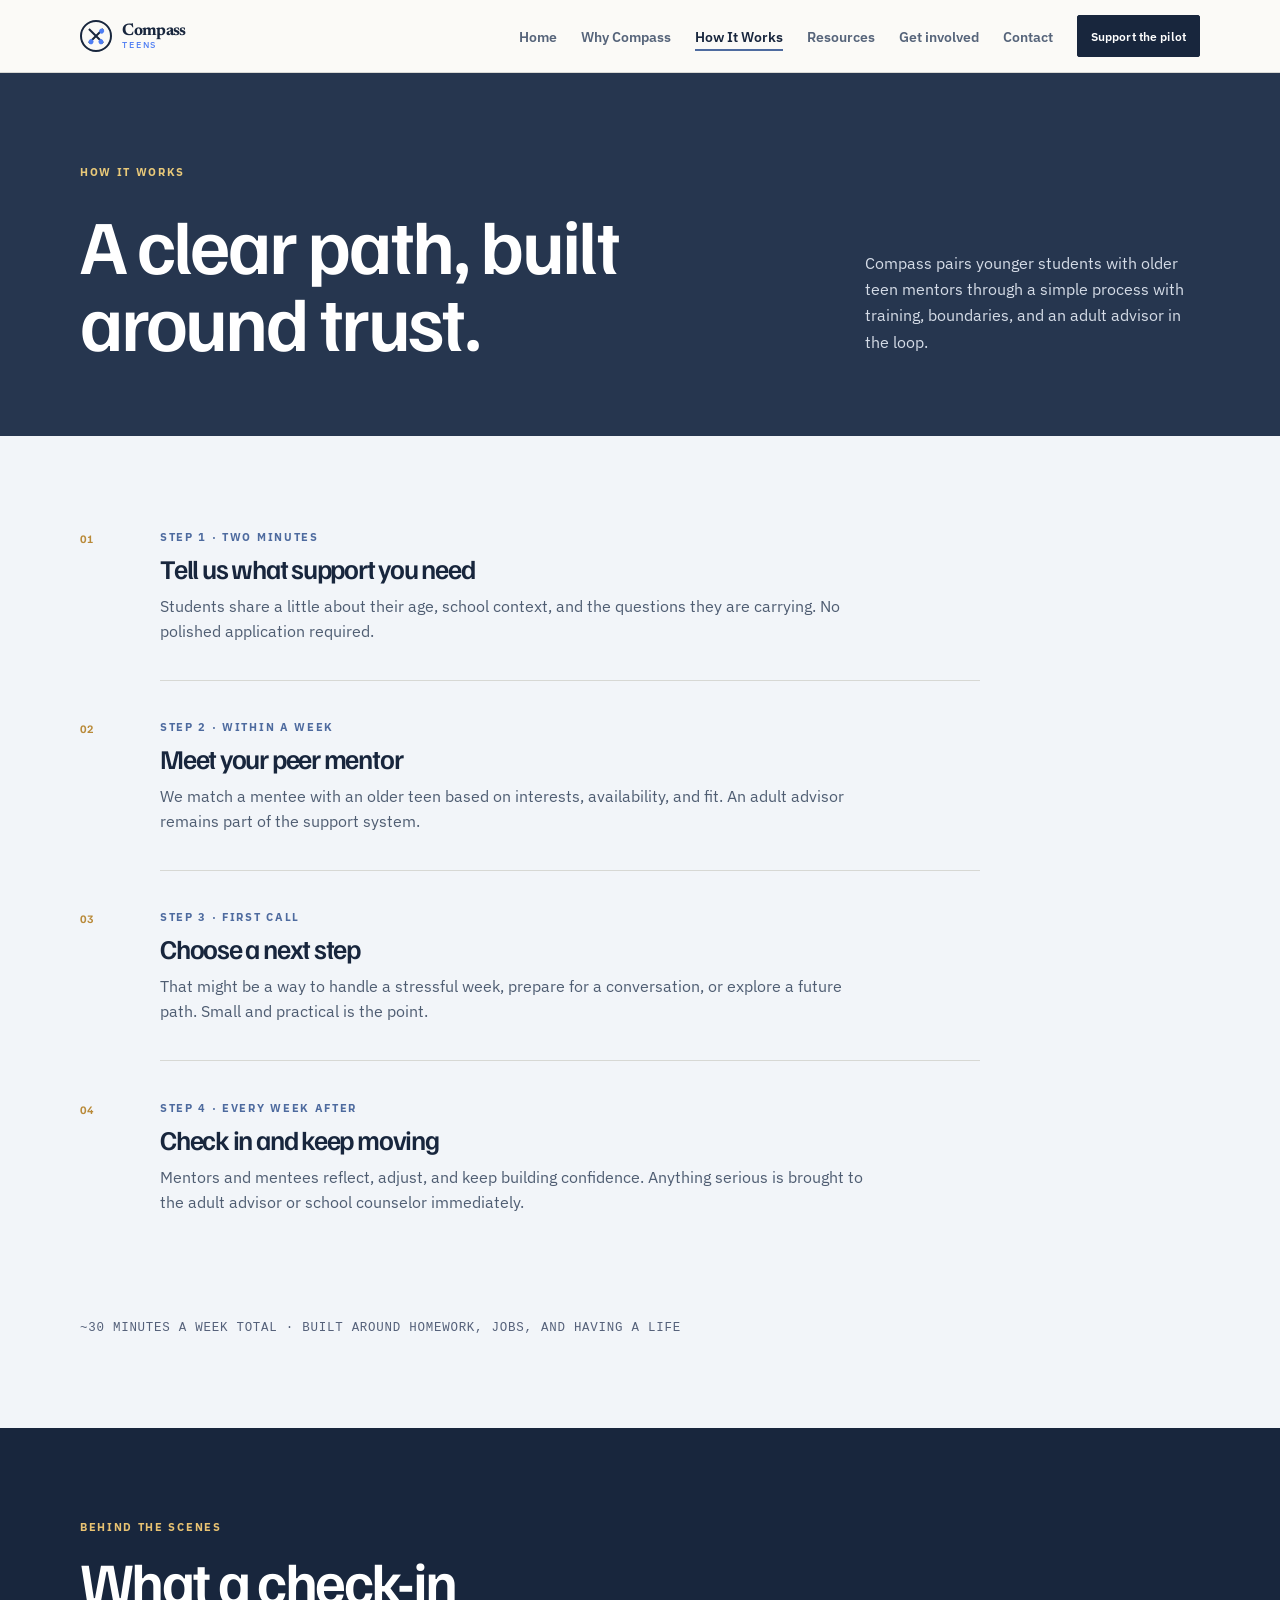
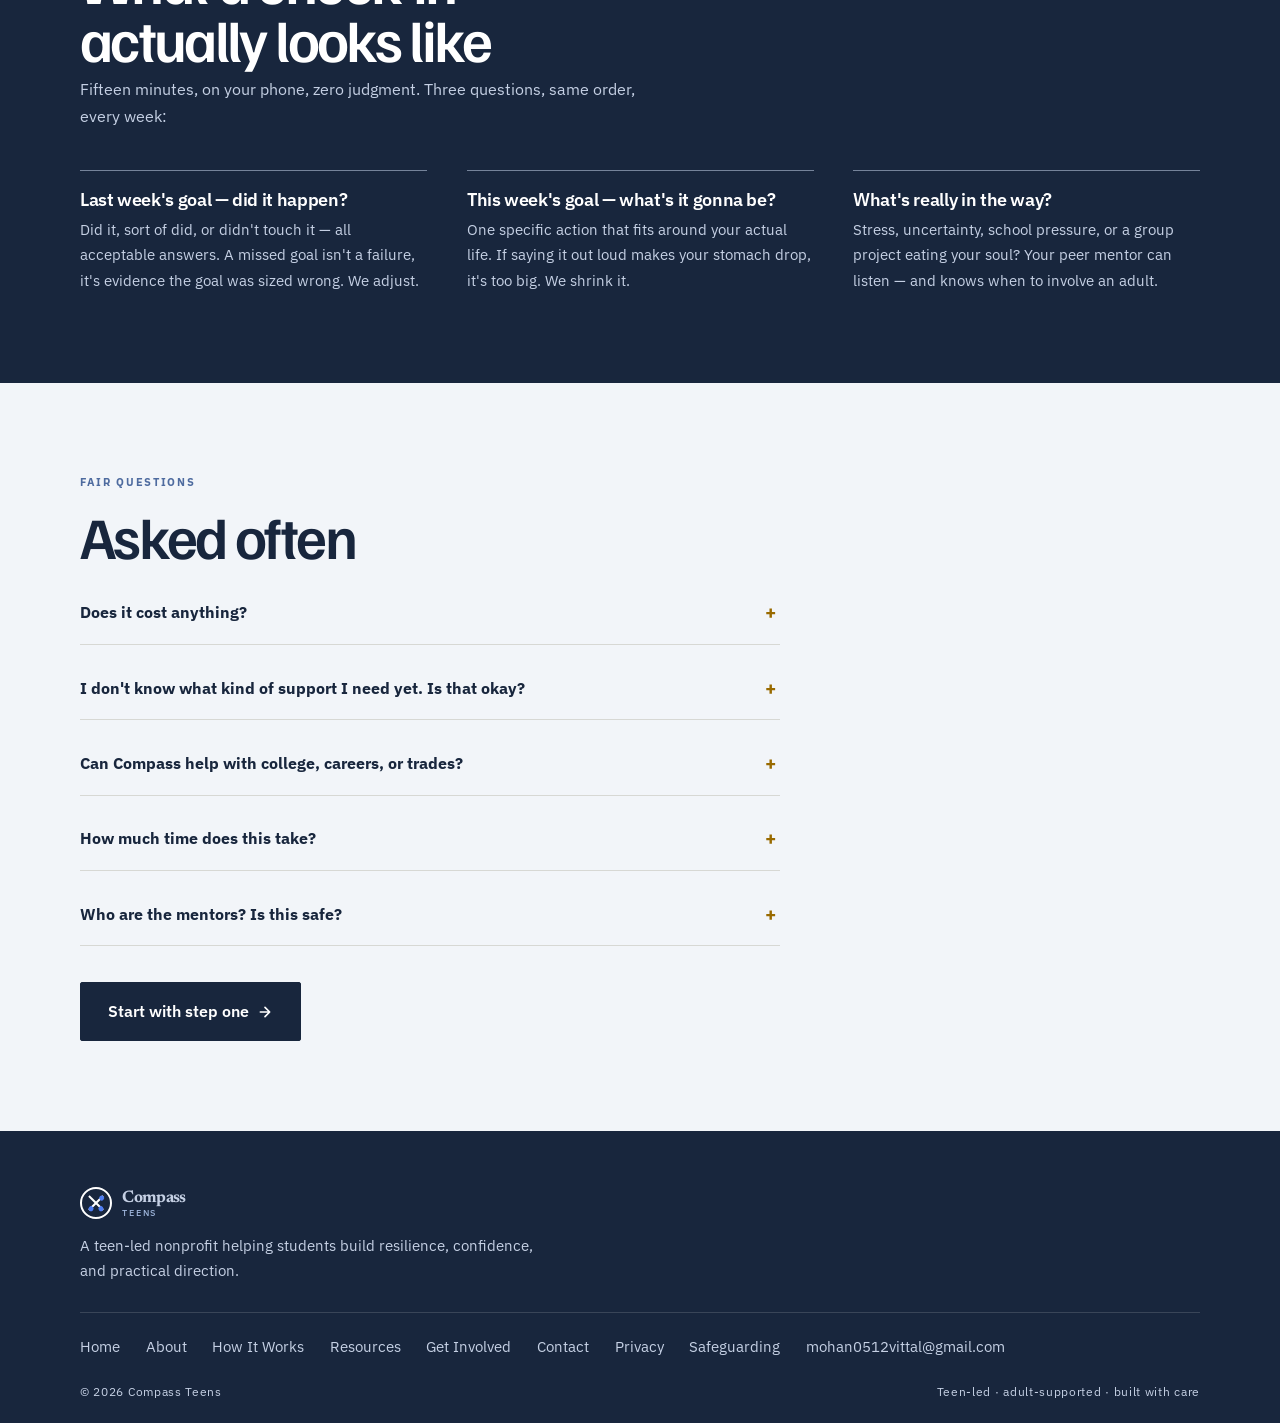
<file: how-it-works.html>
<!DOCTYPE html>
<html lang="en">
<head>
  <meta charset="UTF-8">
  <meta name="viewport" content="width=device-width, initial-scale=1.0">
  <title>How It Works — Compass Teens</title>
  <meta name="description" content="How Compass Teens matches mentees with older teen mentors through training, clear boundaries, and adult support.">
  <link rel="icon" type="image/svg+xml" href="favicon.svg">
  <meta property="og:type" content="website">
  <meta property="og:url" content="https://compass-teens.vercel.app/how-it-works.html">
  <meta property="og:title" content="How It Works — Compass Teens">
  <meta property="og:description" content="A clear, safety-forward path from first conversation to peer mentorship.">
  <meta property="og:image" content="https://compass-teens.vercel.app/og.png">
  <meta name="twitter:card" content="summary_large_image">
  <link rel="preconnect" href="https://fonts.googleapis.com">
  <link rel="preconnect" href="https://fonts.gstatic.com" crossorigin>
  <link href="https://fonts.googleapis.com/css2?family=Familjen+Grotesk:wght@500;600;700&family=IBM+Plex+Sans:wght@400;500;600&family=Newsreader:opsz,wght@6..72,500;600;700&display=swap" rel="stylesheet">
  <link rel="stylesheet" href="css/styles.css?v=20260916"><link rel="stylesheet" href="css/refinement.css?v=20260916e">
  <script>document.documentElement.classList.add("js");</script>
</head>
<body class="compass-site page-how">

  <header class="site-header">
    <div class="container header-inner">
      <a class="logo compass-logo" href="index.html" aria-label="Compass Teens home"><span class="compass-mark" aria-hidden="true"><span></span><span></span><span></span></span><span>Compass <small>TEENS</small></span></a>
      <button class="nav-toggle" aria-label="Toggle menu" aria-expanded="false">
        <span></span><span></span><span></span>
      </button>
      <nav class="site-nav">
        <ul>
          <li><a href="index.html">Home</a></li>
          <li><a href="about.html">Why Compass</a></li>
          <li><a href="how-it-works.html" class="active" aria-current="page">How It Works</a></li>
          <li><a href="resources.html">Resources</a></li>
          <li><a href="get-involved.html">Get involved</a></li>
          <li><a href="contact.html">Contact</a></li>
          <li class="nav-cta"><a href="contact.html?type=educator" class="btn btn-outline-light" style="padding:.42rem .9rem;font-size:.84rem;">Support the pilot</a></li>
        </ul>
      </nav>
    </div>
  </header>

  <main id="main">
  <section class="page-hero">
    <div class="container page-hero-inner">
      <span class="label">How it works</span>
      <h1>A clear path, built around trust.</h1>
      <p>Compass pairs younger students with older teen mentors through a simple process with training, boundaries, and an adult advisor in the loop.</p>
    </div>
  </section>

  <section class="section">
    <div class="container">
      <ol class="trail">
        <span class="rail-fill" aria-hidden="true"></span>
        <li id="matching">
          <span class="tl-node">01</span>
          <div>
            <span class="label" style="margin-bottom:.35rem;">Step 1 · two minutes</span>
            <h3>Tell us what support you need</h3>
            <p>Students share a little about their age, school context, and the questions they are carrying. No polished application required.</p>
          </div>
        </li>
        <li>
          <span class="tl-node">02</span>
          <div>
            <span class="label" style="margin-bottom:.35rem;">Step 2 · within a week</span>
            <h3>Meet your peer mentor</h3>
            <p>We match a mentee with an older teen based on interests, availability, and fit. An adult advisor remains part of the support system.</p>
          </div>
        </li>
        <li>
          <span class="tl-node">03</span>
          <div>
            <span class="label" style="margin-bottom:.35rem;">Step 3 · first call</span>
            <h3>Choose a next step</h3>
            <p>That might be a way to handle a stressful week, prepare for a conversation, or explore a future path. Small and practical is the point.</p>
          </div>
        </li>
        <li>
          <span class="tl-node">04</span>
          <div>
            <span class="label" style="margin-bottom:.35rem;">Step 4 · every week after</span>
            <h3>Check in and keep moving</h3>
            <p>Mentors and mentees reflect, adjust, and keep building confidence. Anything serious is brought to the adult advisor or school counselor immediately.</p>
          </div>
        </li>
      </ol>
      <p style="font-family:var(--font-mono); font-size:.78rem; letter-spacing:.06em; text-transform:uppercase; color:var(--muted); margin-top:2rem;">~30 minutes a week total · built around homework, jobs, and having a life</p>
    </div>
  </section>

  <section class="section band-ink">
    <div class="container">
      <span class="label">Behind the scenes</span>
      <h2 style="margin-bottom:0.5rem;">What a check-in actually looks like</h2>
      <p style="max-width:560px;">Fifteen minutes, on your phone, zero judgment. Three questions, same order, every week:</p>
      <div class="trio" style="margin-top:2rem;">
        <div>
          <h3>Last week's goal — did it happen?</h3>
          <p>Did it, sort of did, or didn't touch it — all acceptable answers. A missed goal isn't a failure, it's evidence the goal was sized wrong. We adjust.</p>
        </div>
        <div>
          <h3>This week's goal — what's it gonna be?</h3>
          <p>One specific action that fits around your actual life. If saying it out loud makes your stomach drop, it's too big. We shrink it.</p>
        </div>
        <div>
          <h3>What's really in the way?</h3>
          <p>Stress, uncertainty, school pressure, or a group project eating your soul? Your peer mentor can listen — and knows when to involve an adult.</p>
        </div>
      </div>
    </div>
  </section>

  <section class="section">
    <div class="container">
      <span class="label">Fair questions</span>
      <h2 style="margin-bottom:0.5rem; margin-top:0.25rem;">Asked often</h2>
      <div class="faq" style="margin-top:1rem;">
        <details>
          <summary>Does it cost anything?</summary>
          <p>No. The Compass pilot is free for students. Community supporters and school partners help cover the program so cost never decides who gets support.</p>
        </details>
        <details>
          <summary>I don't know what kind of support I need yet. Is that okay?</summary>
          <p>Absolutely. You can start with a question, a stressful week, or a general feeling of being stuck. Your mentor helps you name one small next step.</p>
        </details>
        <details>
          <summary>Can Compass help with college, careers, or trades?</summary>
          <p>Yes. Our panels and resource guides make college, careers, trades, gap years, and other routes easier to compare without pushing one “right” answer.</p>
        </details>
        <details>
          <summary>How much time does this take?</summary>
          <p>Roughly 15–30 minutes a week: one short check-in plus whatever your weekly step takes. It's built to survive school schedules, not compete with them.</p>
        </details>
        <details>
          <summary>Who are the mentors? Is this safe?</summary>
          <p>Mentors are older high school students who complete training on listening, boundaries, and escalation. An adult advisor stays in the loop, and serious concerns go straight to an adult.</p>
        </details>
      </div>
      <p style="margin-top:2.25rem;">
        <a href="get-involved.html#join" class="btn btn-primary btn-lg">Start with step one
          <svg viewBox="0 0 24 24" fill="none" stroke="currentColor" stroke-width="2.5" stroke-linecap="round" stroke-linejoin="round"><path d="M5 12h14M12 5l7 7-7 7"/></svg>
        </a>
      </p>
    </div>
  </section>

  </main>
  <footer class="site-footer">
    <div class="container">
      <div class="footer-brand">
        <a class="logo compass-logo" href="index.html" aria-label="Compass Teens home"><span class="compass-mark" aria-hidden="true"><span></span><span></span><span></span></span><span>Compass <small>TEENS</small></span></a>
        <p>A teen-led nonprofit helping students build resilience, confidence, and practical direction.</p>
      </div>
      <ul class="footer-links">
        <li><a href="index.html">Home</a></li>
        <li><a href="about.html">About</a></li>
        <li><a href="how-it-works.html">How It Works</a></li>
        <li><a href="resources.html">Resources</a></li>
        <li><a href="get-involved.html">Get Involved</a></li>
        <li><a href="contact.html">Contact</a></li>
        <li><a href="privacy.html">Privacy</a></li>
        <li><a href="safeguarding.html">Safeguarding</a></li>
        <li><a href="mailto:mohan0512vittal@gmail.com">mohan0512vittal@gmail.com</a></li>
      </ul>
      <div class="footer-meta">
        <span>© <span id="year">2026</span> Compass Teens</span>
        <span>Teen-led · adult-supported · built with care</span>
      </div>
    </div>
  </footer>

  <script src="js/main.js"></script>
  <script src="js/motion.js"></script>
</body>
</html>
</file>
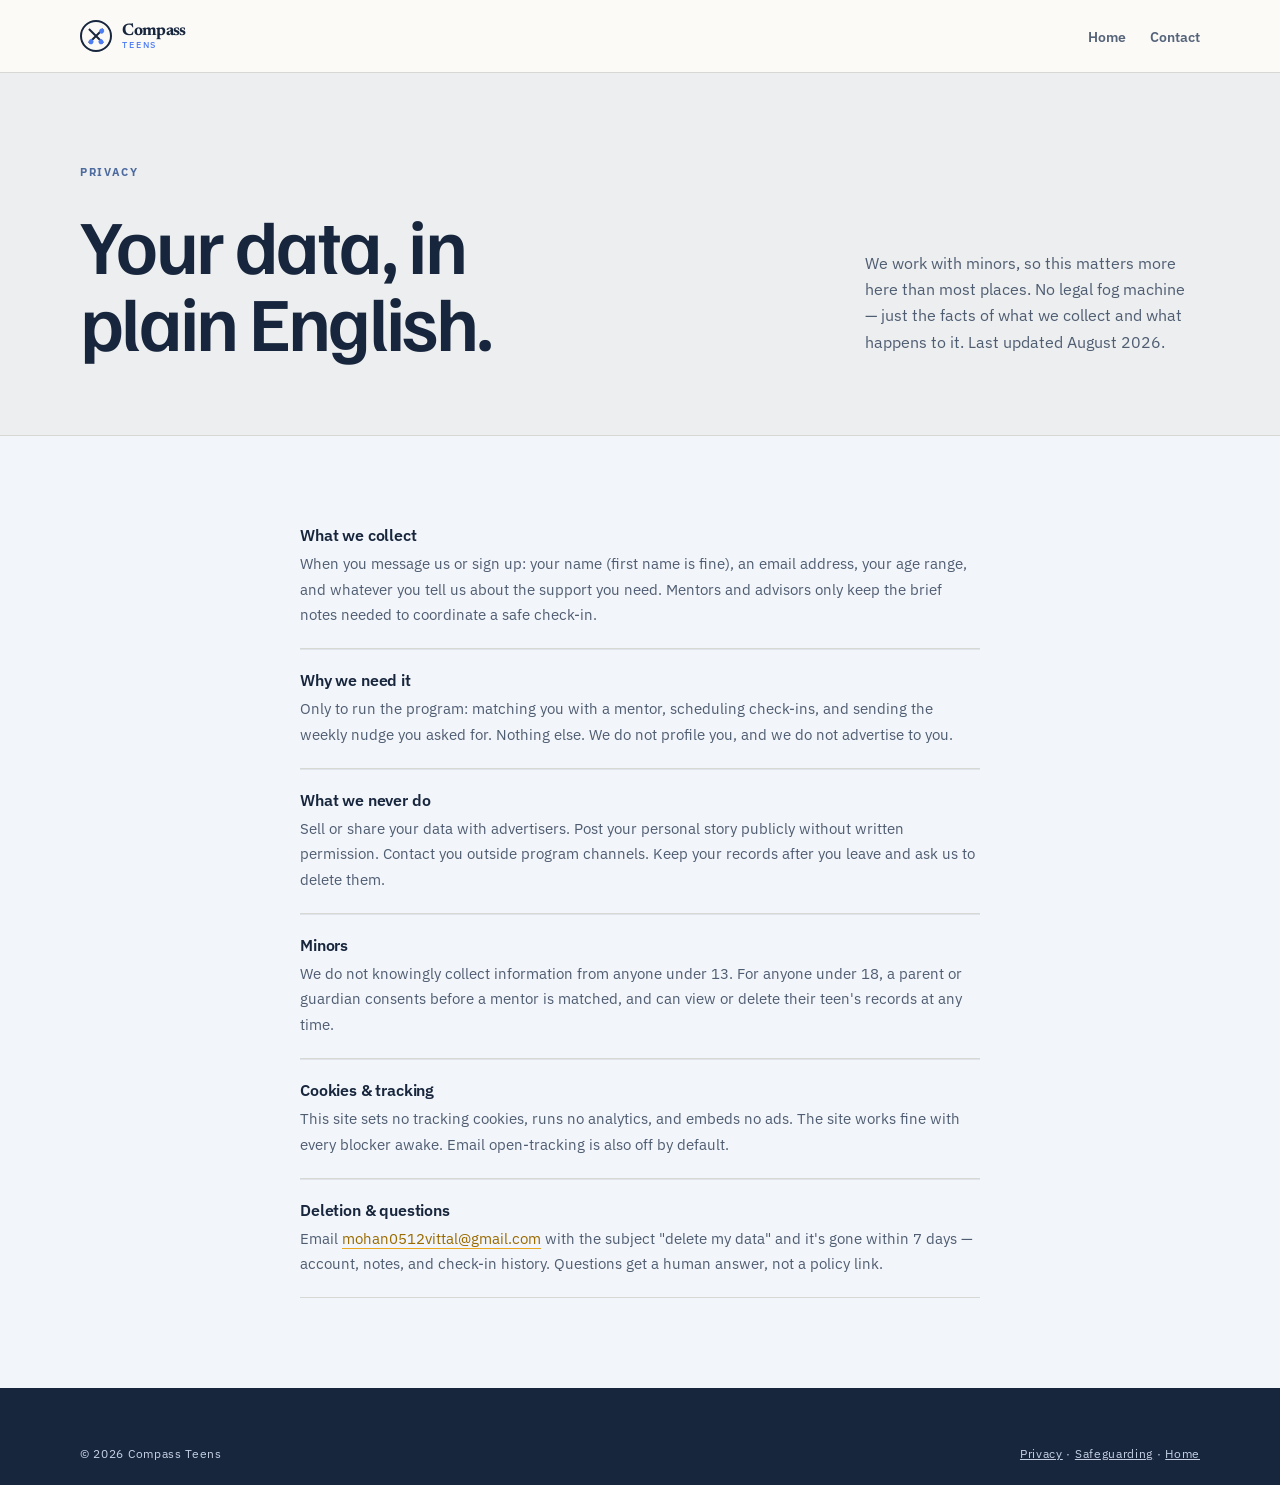
<file: privacy.html>
<!DOCTYPE html>
<html lang="en">
<head>
  <meta charset="UTF-8">
  <meta name="viewport" content="width=device-width, initial-scale=1.0">
  <title>Privacy — Compass Teens</title>
  <meta name="description" content="How Compass Teens handles student, mentor, and family information.">
  <link rel="icon" type="image/svg+xml" href="favicon.svg">
  <link rel="preconnect" href="https://fonts.googleapis.com">
  <link rel="preconnect" href="https://fonts.gstatic.com" crossorigin>
  <link href="https://fonts.googleapis.com/css2?family=Familjen+Grotesk:wght@500;600;700&family=IBM+Plex+Sans:wght@400;500;600&family=Newsreader:opsz,wght@6..72,500;600;700&display=swap" rel="stylesheet">
  <link rel="stylesheet" href="css/styles.css?v=20260916"><link rel="stylesheet" href="css/refinement.css?v=20260916e">
</head>
<body class="compass-site page-privacy">

  <header class="site-header">
    <div class="container header-inner">
      <a class="logo compass-logo" href="index.html" aria-label="Compass Teens home"><span class="compass-mark" aria-hidden="true"><span></span><span></span><span></span></span><span>Compass <small>TEENS</small></span></a>
      <button class="nav-toggle" aria-label="Open menu" aria-expanded="false"><span></span><span></span><span></span></button>
      <nav class="site-nav">
        <ul>
          <li><a href="index.html">Home</a></li>
          <li><a href="contact.html">Contact</a></li>
        </ul>
      </nav>
    </div>
  </header>

  <main id="main">
  <section class="page-hero">
    <div class="container page-hero-inner">
      <span class="label">Privacy</span>
      <h1>Your data, in plain English.</h1>
      <p>We work with minors, so this matters more here than most places. No legal fog machine — just the facts of what we collect and what happens to it. Last updated August 2026.</p>
    </div>
  </section>

  <section class="section">
    <div class="container" style="max-width:680px;">
      <div class="info-item">
        <h3>What we collect</h3>
        <p>When you message us or sign up: your name (first name is fine), an email address, your age range, and whatever you tell us about the support you need. Mentors and advisors only keep the brief notes needed to coordinate a safe check-in.</p>
      </div>
      <div class="info-item">
        <h3>Why we need it</h3>
        <p>Only to run the program: matching you with a mentor, scheduling check-ins, and sending the weekly nudge you asked for. Nothing else. We do not profile you, and we do not advertise to you.</p>
      </div>
      <div class="info-item">
        <h3>What we never do</h3>
        <p>Sell or share your data with advertisers. Post your personal story publicly without written permission. Contact you outside program channels. Keep your records after you leave and ask us to delete them.</p>
      </div>
      <div class="info-item">
        <h3>Minors</h3>
        <p>We do not knowingly collect information from anyone under 13. For anyone under 18, a parent or guardian consents before a mentor is matched, and can view or delete their teen's records at any time.</p>
      </div>
      <div class="info-item">
        <h3>Cookies & tracking</h3>
        <p>This site sets no tracking cookies, runs no analytics, and embeds no ads. The site works fine with every blocker awake. Email open-tracking is also off by default.</p>
      </div>
        <div class="info-item">
          <h3>Deletion & questions</h3>
          <p>Email <a href="mailto:mohan0512vittal@gmail.com" style="color:var(--gold-deep); border-bottom:1px solid var(--gold); text-decoration:none;">mohan0512vittal@gmail.com</a> with the subject "delete my data" and it's gone within 7 days — account, notes, and check-in history. Questions get a human answer, not a policy link.</p>
        </div>
    </div>
  </section>

  </main>
  <footer class="site-footer">
    <div class="container">
      <div class="footer-meta" style="margin-top:0;">
        <span>© 2026 Compass Teens</span>
        <span><a href="privacy.html" style="color:inherit;">Privacy</a> · <a href="safeguarding.html" style="color:inherit;">Safeguarding</a> · <a href="index.html" style="color:inherit;">Home</a></span>
      </div>
    </div>
  </footer>

  <script src="js/main.js"></script>
  <script src="js/motion.js"></script>

</body>
</html>
</file>
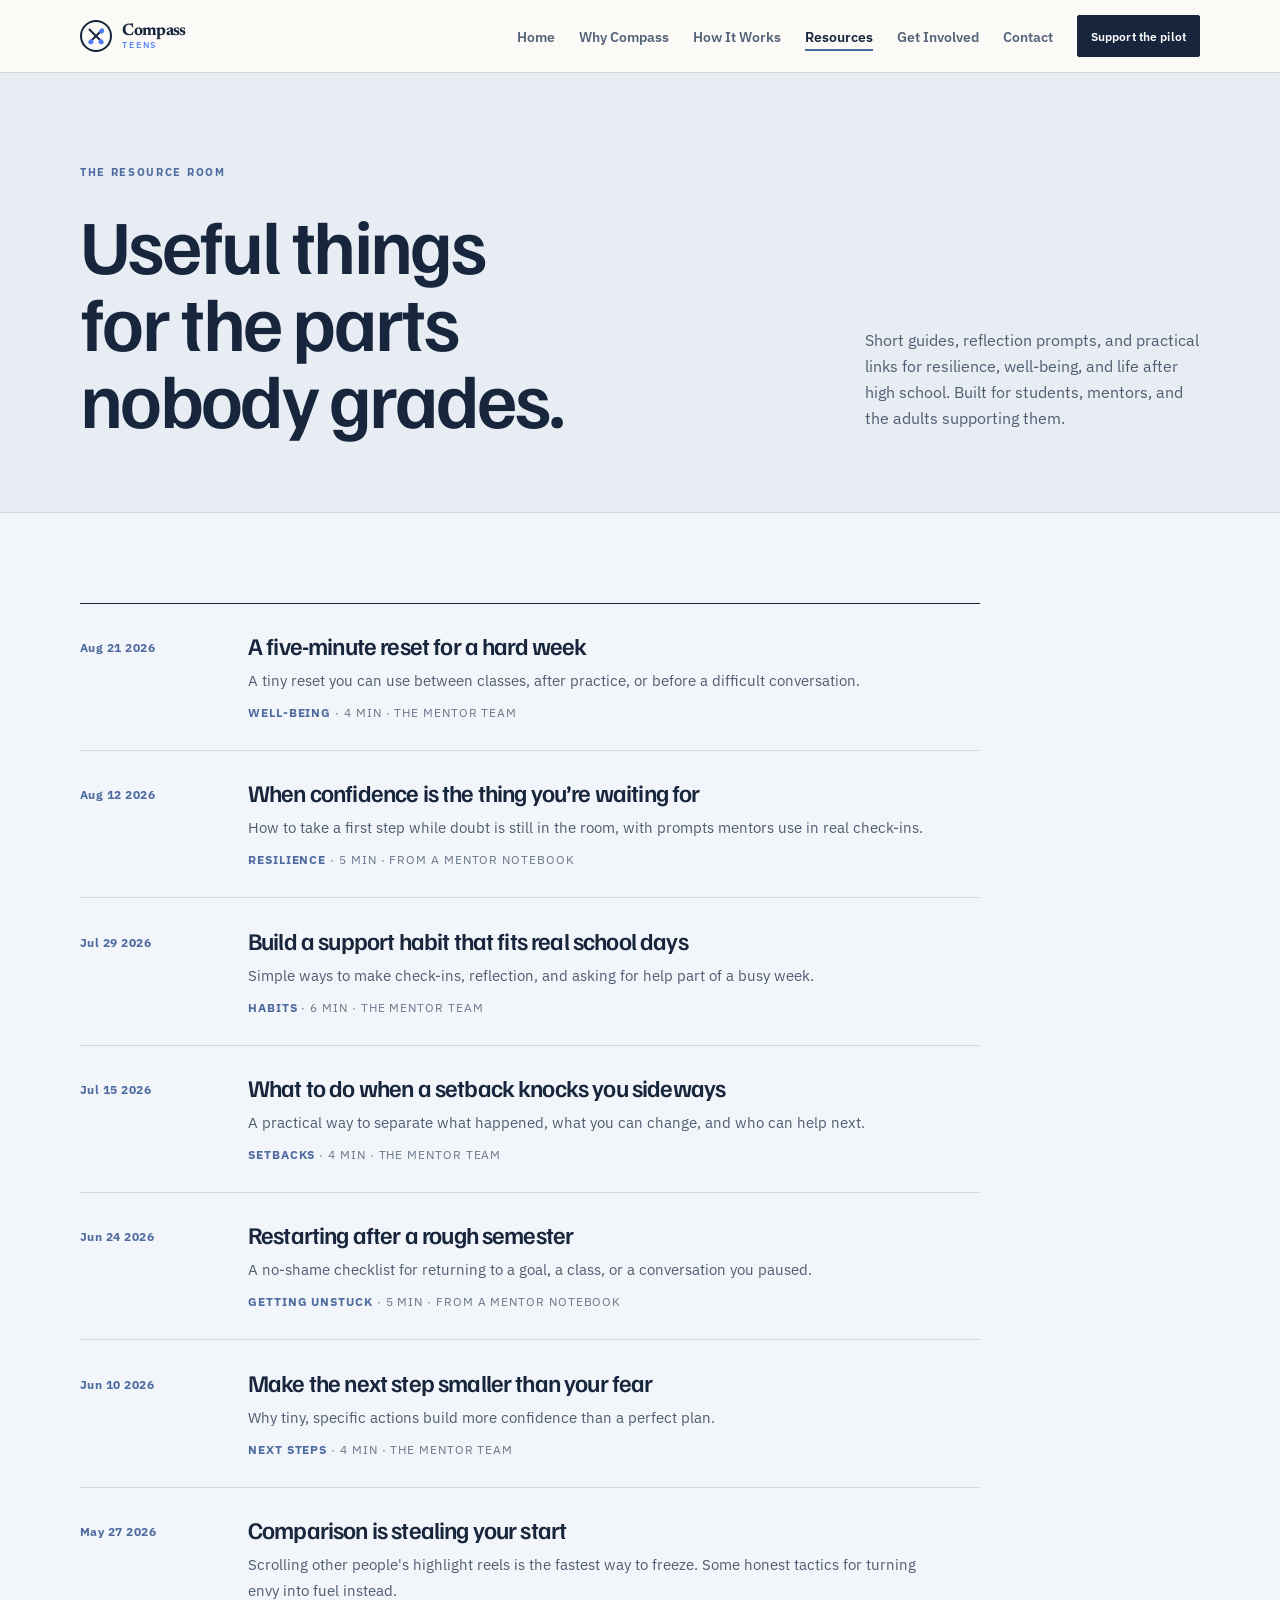
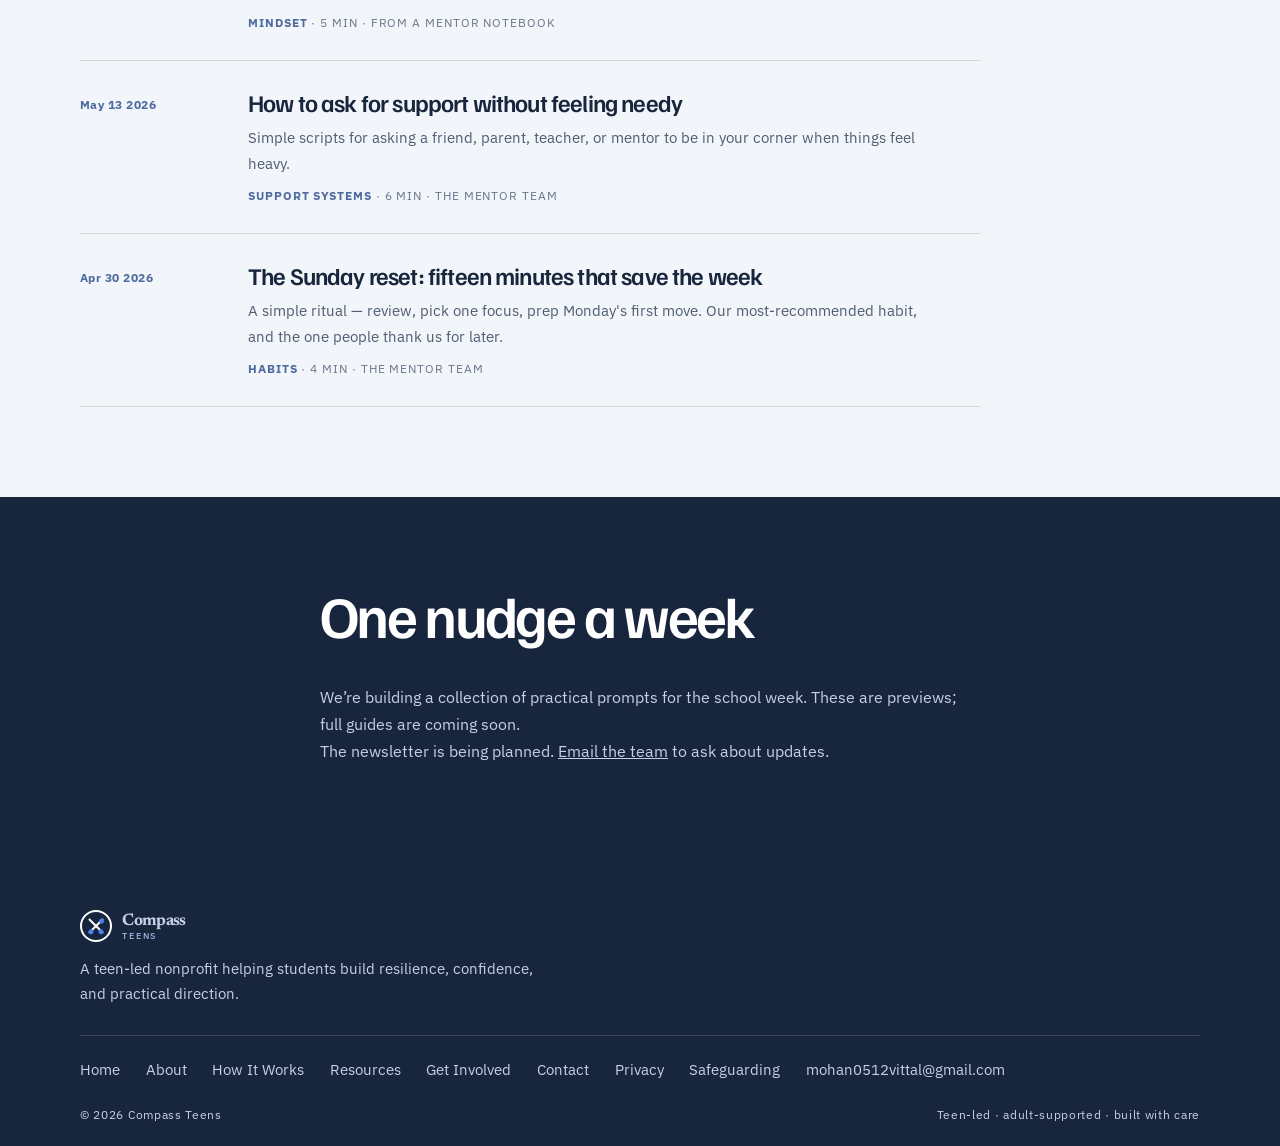
<file: resources.html>
<!DOCTYPE html>
<html lang="en">
<head>
  <meta charset="UTF-8">
  <meta name="viewport" content="width=device-width, initial-scale=1.0">
  <title>Resource Room — Compass Teens</title>
  <meta name="description" content="Practical resources from Compass Teens on resilience, well-being, and life after high school.">
  <link rel="icon" type="image/svg+xml" href="favicon.svg">
  <meta property="og:type" content="website">
  <meta property="og:url" content="https://compass-teens.vercel.app/resources.html">
  <meta property="og:title" content="Resource Room — Compass Teens">
  <meta property="og:description" content="Short, practical guides for resilience, well-being, and life after high school.">
  <meta property="og:image" content="https://compass-teens.vercel.app/og.png">
  <meta name="twitter:card" content="summary_large_image">
  <link rel="preconnect" href="https://fonts.googleapis.com">
  <link rel="preconnect" href="https://fonts.gstatic.com" crossorigin>
  <link href="https://fonts.googleapis.com/css2?family=Familjen+Grotesk:wght@500;600;700&family=IBM+Plex+Sans:wght@400;500;600&family=Newsreader:opsz,wght@6..72,500;600;700&display=swap" rel="stylesheet">
  <link rel="stylesheet" href="css/styles.css?v=20260916"><link rel="stylesheet" href="css/refinement.css?v=20260916e">
</head>
<body class="compass-site page-resources">

  <header class="site-header">
    <div class="container header-inner">
      <a class="logo compass-logo" href="index.html" aria-label="Compass Teens home"><span class="compass-mark" aria-hidden="true"><span></span><span></span><span></span></span><span>Compass <small>TEENS</small></span></a>
      <button class="nav-toggle" aria-label="Toggle menu" aria-expanded="false">
        <span></span><span></span><span></span>
      </button>
      <nav class="site-nav">
        <ul>
          <li><a href="index.html">Home</a></li>
          <li><a href="about.html">Why Compass</a></li>
          <li><a href="how-it-works.html">How It Works</a></li>
          <li><a href="resources.html" class="active" aria-current="page">Resources</a></li>
          <li><a href="get-involved.html">Get Involved</a></li>
          <li><a href="contact.html">Contact</a></li>
          <li class="nav-cta"><a href="contact.html?type=educator" class="btn btn-outline-light" style="padding:.42rem .9rem;font-size:.84rem;">Support the pilot</a></li>
        </ul>
      </nav>
    </div>
  </header>

  <main id="main">
  <section class="page-hero">
    <div class="container page-hero-inner">
      <span class="label">The resource room</span>
      <h1>Useful things for the parts nobody grades.</h1>
      <p>Short guides, reflection prompts, and practical links for resilience, well-being, and life after high school. Built for students, mentors, and the adults supporting them.</p>
    </div>
  </section>

  <section class="section" id="resources">
    <div class="container">
        <ul class="post-list">
        <li class="post-row">
          <span class="post-date">Aug 21 2026</span>
          <div>
<div class="post-title">A five-minute reset for a hard week</div>
            <p class="post-blurb">A tiny reset you can use between classes, after practice, or before a difficult conversation.</p>
            <p class="post-meta"><b class="tag-gold">Well-being</b> · 4 min · the mentor team</p>
          </div>
        </li>
        <li class="post-row">
          <span class="post-date">Aug 12 2026</span>
          <div>
<div class="post-title">When confidence is the thing you’re waiting for</div>
            <p class="post-blurb">How to take a first step while doubt is still in the room, with prompts mentors use in real check-ins.</p>
            <p class="post-meta"><b class="tag-blue">Resilience</b> · 5 min · from a mentor notebook</p>
          </div>
        </li>
        <li class="post-row">
          <span class="post-date">Jul 29 2026</span>
          <div>
<div class="post-title">Build a support habit that fits real school days</div>
            <p class="post-blurb">Simple ways to make check-ins, reflection, and asking for help part of a busy week.</p>
            <p class="post-meta"><b class="tag-green">Habits</b> · 6 min · the mentor team</p>
          </div>
        </li>
        <li class="post-row">
          <span class="post-date">Jul 15 2026</span>
          <div>
<div class="post-title">What to do when a setback knocks you sideways</div>
            <p class="post-blurb">A practical way to separate what happened, what you can change, and who can help next.</p>
            <p class="post-meta"><b class="tag-gold">Setbacks</b> · 4 min · the mentor team</p>
          </div>
        </li>
        <li class="post-row">
          <span class="post-date">Jun 24 2026</span>
          <div>
<div class="post-title">Restarting after a rough semester</div>
            <p class="post-blurb">A no-shame checklist for returning to a goal, a class, or a conversation you paused.</p>
            <p class="post-meta"><b class="tag-blue">Getting unstuck</b> · 5 min · from a mentor notebook</p>
          </div>
        </li>
        <li class="post-row">
          <span class="post-date">Jun 10 2026</span>
          <div>
<div class="post-title">Make the next step smaller than your fear</div>
            <p class="post-blurb">Why tiny, specific actions build more confidence than a perfect plan.</p>
            <p class="post-meta"><b class="tag-green">Next steps</b> · 4 min · the mentor team</p>
          </div>
        </li>
        <li class="post-row">
          <span class="post-date">May 27 2026</span>
          <div>
<div class="post-title">Comparison is stealing your start</div>
            <p class="post-blurb">Scrolling other people's highlight reels is the fastest way to freeze. Some honest tactics for turning envy into fuel instead.</p>
            <p class="post-meta"><b class="tag-blue">Mindset</b> · 5 min · from a mentor notebook</p>
          </div>
        </li>
        <li class="post-row">
          <span class="post-date">May 13 2026</span>
          <div>
<div class="post-title">How to ask for support without feeling needy</div>
            <p class="post-blurb">Simple scripts for asking a friend, parent, teacher, or mentor to be in your corner when things feel heavy.</p>
            <p class="post-meta"><b class="tag-gold">Support systems</b> · 6 min · the mentor team</p>
          </div>
        </li>
        <li class="post-row">
          <span class="post-date">Apr 30 2026</span>
          <div>
<div class="post-title">The Sunday reset: fifteen minutes that save the week</div>
            <p class="post-blurb">A simple ritual — review, pick one focus, prep Monday's first move. Our most-recommended habit, and the one people thank us for later.</p>
            <p class="post-meta"><b class="tag-green">Habits</b> · 4 min · the mentor team</p>
          </div>
        </li>
      </ul>
    </div>
  </section>

  <section class="section band-ink">
    <div class="container" style="max-width:640px;">
      <h2>One nudge a week</h2>
      <p>We’re building a collection of practical prompts for the school week. These are previews; full guides are coming soon.</p>
      <p class="contact-note">The newsletter is being planned. <a href="mailto:mohan0512vittal@gmail.com">Email the team</a> to ask about updates.</p>
    </div>
  </section>

  </main>
  <footer class="site-footer">
    <div class="container">
      <div class="footer-brand">
        <a class="logo compass-logo" href="index.html" aria-label="Compass Teens home"><span class="compass-mark" aria-hidden="true"><span></span><span></span><span></span></span><span>Compass <small>TEENS</small></span></a>
        <p>A teen-led nonprofit helping students build resilience, confidence, and practical direction.</p>
      </div>
      <ul class="footer-links">
        <li><a href="index.html">Home</a></li>
        <li><a href="about.html">About</a></li>
        <li><a href="how-it-works.html">How It Works</a></li>
        <li><a href="resources.html">Resources</a></li>
        <li><a href="get-involved.html">Get Involved</a></li>
        <li><a href="contact.html">Contact</a></li>
        <li><a href="privacy.html">Privacy</a></li>
        <li><a href="safeguarding.html">Safeguarding</a></li>
        <li><a href="mailto:mohan0512vittal@gmail.com">mohan0512vittal@gmail.com</a></li>
      </ul>
      <div class="footer-meta">
        <span>© <span id="year">2026</span> Compass Teens</span>
        <span>Teen-led · adult-supported · built with care</span>
      </div>
    </div>
  </footer>

  <script src="js/main.js"></script>
  <script src="js/motion.js"></script>
</body>
</html>
</file>
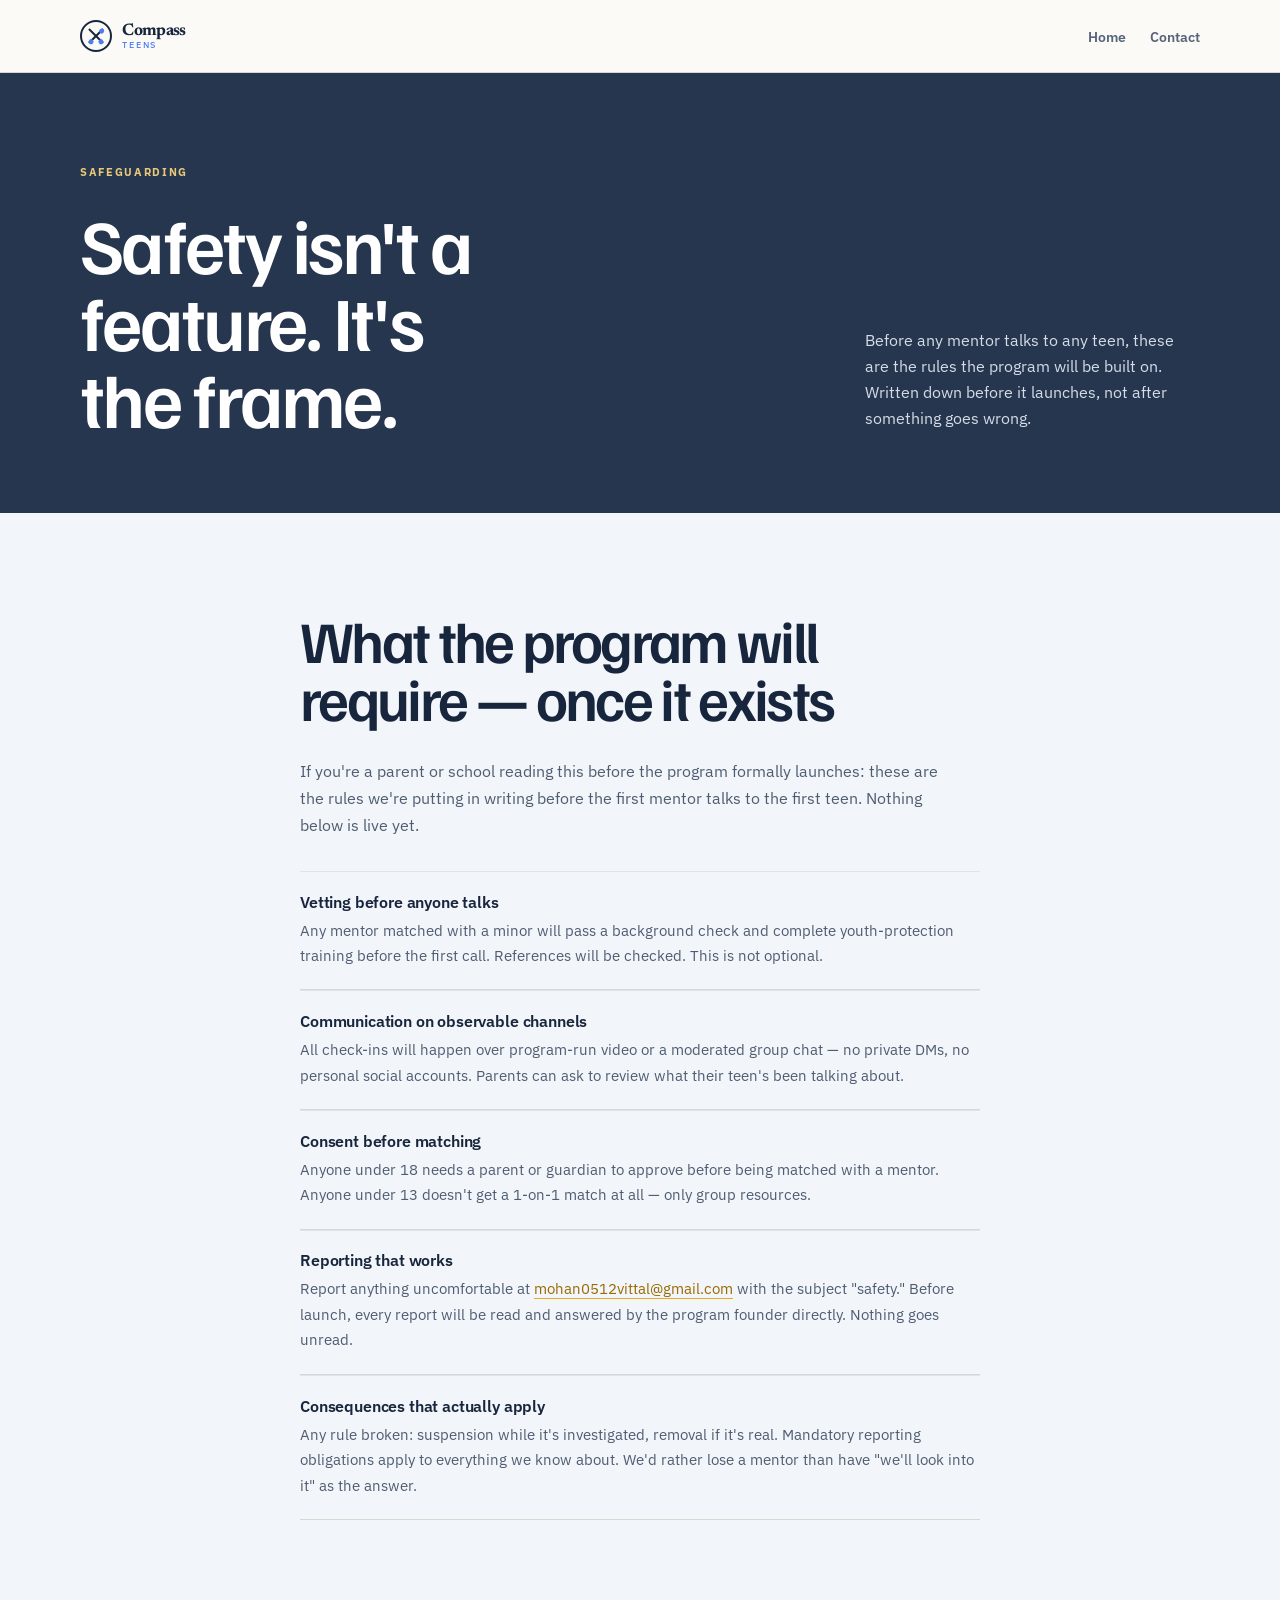
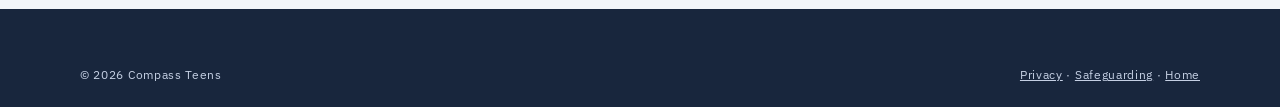
<file: safeguarding.html>
<!DOCTYPE html>
<html lang="en">
<head>
  <meta charset="UTF-8">
  <meta name="viewport" content="width=device-width, initial-scale=1.0">
  <title>Safeguarding — Compass Teens</title>
  <meta name="description" content="How Compass Teens keeps young people safe through boundaries, adult support, and clear escalation.">
  <link rel="icon" type="image/svg+xml" href="favicon.svg">
  <link rel="preconnect" href="https://fonts.googleapis.com">
  <link rel="preconnect" href="https://fonts.gstatic.com" crossorigin>
  <link href="https://fonts.googleapis.com/css2?family=Familjen+Grotesk:wght@500;600;700&family=IBM+Plex+Sans:wght@400;500;600&family=Newsreader:opsz,wght@6..72,500;600;700&display=swap" rel="stylesheet">
  <link rel="stylesheet" href="css/styles.css?v=20260916"><link rel="stylesheet" href="css/refinement.css?v=20260916e">
</head>
<body class="compass-site page-safety">

  <header class="site-header">
    <div class="container header-inner">
      <a class="logo compass-logo" href="index.html" aria-label="Compass Teens home"><span class="compass-mark" aria-hidden="true"><span></span><span></span><span></span></span><span>Compass <small>TEENS</small></span></a>
      <button class="nav-toggle" aria-label="Open menu" aria-expanded="false"><span></span><span></span><span></span></button>
      <nav class="site-nav">
        <ul>
          <li><a href="index.html">Home</a></li>
          <li><a href="contact.html">Contact</a></li>
        </ul>
      </nav>
    </div>
  </header>

  <main id="main">
  <section class="page-hero">
    <div class="container page-hero-inner">
      <span class="label">Safeguarding</span>
      <h1>Safety isn't a feature. It's the frame.</h1>
      <p>Before any mentor talks to any teen, these are the rules the program will be built on. Written down before it launches, not after something goes wrong.</p>
    </div>
  </section>

  <section class="section">
    <div class="container" style="max-width:680px;">
      <h2 style="margin-top:0.5rem; margin-bottom:2rem;">What the program will require — once it exists</h2>
      <p style="max-width:640px;">If you're a parent or school reading this before the program formally launches: these are the rules we're putting in writing before the first mentor talks to the first teen. Nothing below is live yet.</p>
      <div class="info-item" style="margin-top:2rem;">
        <h3>Vetting before anyone talks</h3>
        <p>Any mentor matched with a minor will pass a background check and complete youth-protection training before the first call. References will be checked. This is not optional.</p>
      </div>
      <div class="info-item">
        <h3>Communication on observable channels</h3>
        <p>All check-ins will happen over program-run video or a moderated group chat — no private DMs, no personal social accounts. Parents can ask to review what their teen's been talking about.</p>
      </div>
      <div class="info-item">
        <h3>Consent before matching</h3>
        <p>Anyone under 18 needs a parent or guardian to approve before being matched with a mentor. Anyone under 13 doesn't get a 1-on-1 match at all — only group resources.</p>
      </div>
      <div class="info-item">
        <h3>Reporting that works</h3>
        <p>Report anything uncomfortable at <a href="mailto:mohan0512vittal@gmail.com" style="color:var(--gold-deep); border-bottom:1px solid var(--gold); text-decoration:none;">mohan0512vittal@gmail.com</a> with the subject "safety." Before launch, every report will be read and answered by the program founder directly. Nothing goes unread.</p>
      </div>
      <div class="info-item">
        <h3>Consequences that actually apply</h3>
        <p>Any rule broken: suspension while it's investigated, removal if it's real. Mandatory reporting obligations apply to everything we know about. We'd rather lose a mentor than have "we'll look into it" as the answer.</p>
      </div>
    </div>
  </section>

  </main>
  <footer class="site-footer">
    <div class="container">
      <div class="footer-meta" style="margin-top:0;">
        <span>© 2026 Compass Teens</span>
        <span><a href="privacy.html" style="color:inherit;">Privacy</a> · <a href="safeguarding.html" style="color:inherit;">Safeguarding</a> · <a href="index.html" style="color:inherit;">Home</a></span>
      </div>
    </div>
  </footer>

  <script src="js/main.js"></script>
  <script src="js/motion.js"></script>

</body>
</html>
</file>
<file: css/styles.css>
:root {
  --ink: #0d1728;
  --ink-2: #142338;
  --paper: #fafaf6;
  --white: #ffffff;
  --line: #dde2e6;
  --line-dark: rgba(255, 255, 255, 0.14);
  --gold: #e9a820;
  --gold-deep: #996a00;
  --blue-slate: #33507a;
  --muted: #55617a;
  --muted-light: #a7b3c7;
  --green: #1e7a46;
  --red-light: #ff9d8a;
  --shadow-soft: 0 18px 42px rgba(13, 23, 40, 0.10);
  --shadow-deep: 0 28px 70px rgba(13, 23, 40, 0.18);
  --font-display: "Newsreader", Georgia, serif;
  --font-body: "IBM Plex Sans", -apple-system, "Segoe UI", sans-serif;
  --font-mono: "IBM Plex Mono", ui-monospace, monospace;
}

* {
  margin: 0;
  padding: 0;
  box-sizing: border-box;
}

html {
  scroll-behavior: smooth;
}

body {
  font-family: var(--font-body);
  color: var(--ink);
  background: var(--paper);
  line-height: 1.65;
  font-size: 1rem;
}

::selection {
  background: var(--gold);
  color: var(--ink);
}

a {
  color: inherit;
}

a:focus-visible,
button:focus-visible,
input:focus-visible,
select:focus-visible,
textarea:focus-visible,
summary:focus-visible {
  outline: 2px solid var(--gold);
  outline-offset: 2px;
}

h1,
h2,
h3 {
  font-family: var(--font-display);
  color: var(--ink);
  font-weight: 800;
  font-stretch: 115%;
  line-height: 1.08;
  letter-spacing: -0.01em;
}

h1 {
  font-size: clamp(2.4rem, 6vw, 3.9rem);
}

h2 {
  font-size: clamp(1.55rem, 3.4vw, 2.15rem);
}

h3 {
  font-size: 1.12rem;
}

p {
  color: var(--muted);
}

.container {
  width: min(1080px, 100% - 2.5rem);
  margin-inline: auto;
}

.section {
  padding: 4rem 0;
}

.band-ink {
  background: var(--ink);
}

.band-ink h2,
.band-ink h3 {
  color: var(--paper);
}

.band-ink p {
  color: var(--muted-light);
}

.label {
  display: block;
  font-family: var(--font-display);
  font-weight: 700;
  font-stretch: 115%;
  font-size: 0.72rem;
  letter-spacing: 0.16em;
  text-transform: uppercase;
  color: var(--gold-deep);
  margin-bottom: 1rem;
}

.band-ink .label {
  color: var(--gold);
}

.btn {
  display: inline-flex;
  align-items: center;
  justify-content: center;
  gap: 0.5rem;
  font-family: var(--font-body);
  font-weight: 600;
  font-size: 0.95rem;
  padding: 0.78rem 1.5rem;
  border-radius: 2px;
  border: 1.5px solid transparent;
  cursor: pointer;
  text-decoration: none;
  transition: background 0.15s ease, color 0.15s ease, border-color 0.15s ease;
}

.btn:hover {
  text-decoration: none;
}

.btn-primary {
  background: var(--gold);
  color: var(--ink);
}

.btn-primary:hover {
  background: #f5b83c;
}

.btn-primary svg {
  width: 16px;
  height: 16px;
}

.btn-outline {
  border-color: var(--ink);
  color: var(--ink);
}

.btn-outline:hover {
  background: var(--ink);
  color: var(--paper);
}

.btn-outline-light {
  border-color: rgba(255, 255, 255, 0.55);
  color: var(--paper);
}

.btn-outline-light:hover {
  background: var(--paper);
  color: var(--ink);
  border-color: var(--paper);
}

.link-arrow {
  display: inline-flex;
  align-items: center;
  gap: 0.45rem;
  font-weight: 600;
  color: var(--ink);
  text-decoration: none;
  border-bottom: 1.5px solid var(--gold);
  padding-bottom: 2px;
}

.link-arrow svg {
  width: 16px;
  height: 16px;
  transition: transform 0.15s ease;
}

.link-arrow:hover {
  color: var(--gold-deep);
}

.link-arrow:hover svg {
  transform: translateX(3px);
}

.band-ink .link-arrow,
.hero .link-arrow {
  color: var(--paper);
  border-bottom-color: var(--gold);
}

.band-ink .link-arrow:hover,
.hero .link-arrow:hover {
  color: var(--gold);
}

.site-header {
  position: sticky;
  top: 0;
  z-index: 50;
  background: var(--ink);
  border-top: 3px solid var(--gold);
}

.header-inner {
  display: flex;
  align-items: center;
  justify-content: space-between;
  gap: 1rem;
  padding: 0.85rem 0;
}

.logo {
  display: flex;
  align-items: center;
  gap: 0.55rem;
  font-family: var(--font-display);
  font-weight: 700;
  font-stretch: 110%;
  font-size: 0.98rem;
  line-height: 1.1;
  color: var(--paper);
  text-decoration: none;
}

.logo small {
  display: block;
  font-family: var(--font-body);
  font-weight: 500;
  font-size: 0.64rem;
  letter-spacing: 0.18em;
  text-transform: uppercase;
  color: var(--muted-light);
}

.logo-mark {
  width: 32px;
  height: 32px;
  flex-shrink: 0;
  background: var(--gold);
  display: grid;
  place-items: center;
  color: var(--ink);
}

.logo-mark svg {
  width: 16px;
  height: 16px;
}

.nav-toggle {
  display: inline-flex;
  flex-direction: column;
  gap: 5px;
  background: none;
  border: none;
  padding: 0.5rem;
  cursor: pointer;
}

.nav-toggle span {
  width: 22px;
  height: 2px;
  background: var(--paper);
  transition: transform 0.2s ease, opacity 0.2s ease;
}

.nav-toggle.open span:nth-child(1) {
  transform: translateY(7px) rotate(45deg);
}

.nav-toggle.open span:nth-child(2) {
  opacity: 0;
}

.nav-toggle.open span:nth-child(3) {
  transform: translateY(-7px) rotate(-45deg);
}

.site-nav {
  display: none;
}

.site-nav.open {
  display: block;
  position: absolute;
  top: 100%;
  left: 0;
  right: 0;
  background: var(--ink);
  border-bottom: 1px solid var(--line-dark);
  padding: 0.5rem 1.25rem 1.25rem;
}

.site-nav.open ul {
  list-style: none;
  display: flex;
  flex-direction: column;
}

.site-nav.open a:not(.btn) {
  display: block;
  padding: 0.75rem 0.25rem;
  font-weight: 500;
  color: var(--paper);
  border-bottom: 1px solid var(--line-dark);
}

.site-nav.open .nav-cta {
  padding-top: 1rem;
}

.hero {
  background: var(--ink);
  padding: 4.25rem 0 4.5rem;
}

.hero h1 {
  color: var(--paper);
  max-width: 720px;
}

.hero h1 em {
  font-style: normal;
  color: var(--gold);
}

.hero-grid {
  display: grid;
  gap: 3rem;
  align-items: center;
}

.hero-sub {
  color: var(--muted-light);
  font-size: 1.1rem;
  margin: 1.4rem 0 2rem;
  max-width: 480px;
}

.hero-actions {
  display: flex;
  flex-wrap: wrap;
  align-items: center;
  gap: 1.25rem 1.75rem;
}

.tracker {
  background: var(--ink-2);
  border: 1px solid var(--line-dark);
  border-top: 3px solid var(--gold);
  padding: 1.5rem 1.5rem 1.25rem;
  max-width: 430px;
}

.tracker-head {
  display: flex;
  justify-content: space-between;
  gap: 1rem;
  align-items: baseline;
  border-bottom: 1px solid var(--line-dark);
  padding-bottom: 0.9rem;
  margin-bottom: 0.4rem;
}

.tracker-title {
  font-family: var(--font-display);
  font-weight: 700;
  font-stretch: 115%;
  font-size: 0.8rem;
  letter-spacing: 0.12em;
  text-transform: uppercase;
  color: var(--gold);
}

.tracker-name {
  font-family: var(--font-body);
  font-weight: 500;
  font-size: 0.82rem;
  color: var(--muted-light);
}

.trow {
  display: flex;
  align-items: flex-start;
  gap: 0.9rem;
  padding: 0.55rem 0;
}

.tbox {
  flex-shrink: 0;
  width: 32px;
  height: 32px;
  border: 1.5px solid rgba(255, 255, 255, 0.35);
  display: grid;
  place-items: center;
  font-family: var(--font-body);
  font-size: 0.78rem;
  font-weight: 600;
  color: var(--muted-light);
}

.tbox.done {
  background: var(--gold);
  border-color: var(--gold);
  color: var(--ink);
}

.tnow {
  border-color: var(--gold);
  color: var(--gold);
}

.tnote {
  font-size: 0.92rem;
  color: var(--paper);
  padding-top: 0.25rem;
}

.tnote small {
  display: block;
  font-size: 0.78rem;
  color: var(--muted-light);
}

.tracker-foot {
  display: flex;
  justify-content: space-between;
  gap: 1rem;
  border-top: 1px solid var(--line-dark);
  margin-top: 0.6rem;
  padding-top: 0.9rem;
  font-family: var(--font-body);
  font-size: 0.7rem;
  letter-spacing: 0.1em;
  text-transform: uppercase;
  color: var(--muted-light);
}

.tracker-foot b {
  color: var(--gold);
  font-weight: 600;
}

.page-hero {
  padding: 4rem 0;
  border-bottom: 1px solid var(--line);
}

.page-hero-inner {
  max-width: 720px;
}

.page-hero h1 {
  font-size: clamp(2.3rem, 5.5vw, 3.4rem);
}

.page-hero p {
  margin-top: 1.1rem;
  font-size: 1.08rem;
  max-width: 580px;
}

.statement {
  font-family: var(--font-display);
  font-size: clamp(1.4rem, 3.2vw, 2rem);
  font-weight: 700;
  font-stretch: 110%;
  line-height: 1.35;
  max-width: 880px;
  color: var(--ink);
}

.statement em {
  font-style: normal;
  background: linear-gradient(transparent 58%, rgba(233, 168, 32, 0.45) 0);
}

.split {
  display: grid;
  gap: 1rem 3.5rem;
  margin-top: 2.5rem;
}

.split > div p + p {
  margin-top: 1rem;
}

.service-row {
  display: grid;
  gap: 0.35rem 1.75rem;
  padding: 1.7rem 0;
  border-top: 1px solid var(--line);
}

.service-row:last-child {
  border-bottom: 1px solid var(--line);
}

h1,
h2,
h3 {
  font-family: var(--font-display);
}

h3 {
  font-family: var(--font-body);
  font-weight: 600;
  font-stretch: normal;
  letter-spacing: 0;
  font-size: 1.1rem;
}

.service-num {
  font-family: var(--font-display);
  font-weight: 800;
  font-stretch: 120%;
  color: var(--gold-deep);
  font-size: 1rem;
}

.service-row p {
  font-size: 0.97rem;
  max-width: 60ch;
}

.dd {
  display: grid;
  gap: 2.5rem;
}

.dd-col ul {
  list-style: none;
  margin-top: 0.9rem;
}

.dd-col li {
  position: relative;
  padding-left: 1.6rem;
  margin: 0.65rem 0;
  font-size: 0.98rem;
  color: var(--paper);
}

.dd-col li::before {
  position: absolute;
  left: 0;
  font-family: var(--font-body);
  font-weight: 600;
}

.dd-do li::before {
  content: "+";
  color: var(--gold);
}

.dd-dont li::before {
  content: "\2013";
  color: var(--red-light);
}

.trail {
  list-style: none;
  max-width: 660px;
  position: relative;
  padding-left: 0.25rem;
}

.trail::before {
  content: "";
  position: absolute;
  left: 22px;
  top: 23px;
  bottom: 46px;
  width: 2px;
  background: var(--line);
}

.rail-fill {
  position: absolute;
  left: 22px;
  top: 23px;
  bottom: 46px;
  width: 2px;
  background: var(--gold);
  transform-origin: top;
}

.trail li {
  display: grid;
  grid-template-columns: 70px 1fr;
  gap: 1.75rem;
  padding: 0 0 2.6rem 0;
  position: relative;
  z-index: 1;
}

.tl-node {
  width: 46px;
  height: 46px;
  display: grid;
  place-items: center;
  font-family: var(--font-display);
  font-weight: 800;
  font-stretch: 115%;
  font-size: 0.95rem;
  background: var(--gold);
  color: var(--ink);
  border: 2px solid var(--gold);
}

.trio {
  display: grid;
  gap: 1.75rem;
}

.trio > div {
  border-top: 2px solid var(--gold);
  padding-top: 1.1rem;
}

.trio h3 {
  font-size: 1.06rem;
  margin-bottom: 0.35rem;
}

.trio p {
  font-size: 0.96rem;
}

.pullquote {
  max-width: 720px;
}

.pullquote blockquote {
  font-family: var(--font-display);
  font-size: clamp(1.25rem, 2.8vw, 1.6rem);
  font-weight: 700;
  font-stretch: 110%;
  line-height: 1.4;
  color: var(--ink);
}

.pullquote cite {
  display: block;
  margin-top: 1.1rem;
  font-style: normal;
  font-family: var(--font-body);
  font-size: 0.78rem;
  letter-spacing: 0.06em;
  color: var(--muted);
}

.proof-row {
  display: grid;
  grid-template-columns: repeat(2, 1fr);
  gap: 2rem 1.5rem;
  margin-top: 2rem;
}

.proof-item {
  border-top: 1px solid var(--line);
  padding-top: 1rem;
}

.proof-item strong {
  display: block;
  font-family: var(--font-display);
  font-size: 2rem;
  font-weight: 800;
  font-stretch: 115%;
  color: var(--ink);
  line-height: 1.1;
}

.proof-item span {
  font-size: 0.88rem;
  color: var(--muted);
}

.cta-band {
  background: var(--gold);
  padding: 4rem 0;
}

.cta-band .hero-actions {
  justify-content: flex-start;
}

.cta-band h2 {
  max-width: none;
  font-size: clamp(1.7rem, 4vw, 2.6rem);
}

.cta-band p {
  color: rgba(13, 23, 40, 0.78);
  max-width: 480px;
  margin: 0.9rem 0 1.75rem;
}

.cta-band .btn-dark {
  background: var(--ink);
  color: var(--paper);
}

.cta-band .btn-dark:hover {
  background: #1d3050;
}

.post-list {
  list-style: none;
}

.post-row {
  display: grid;
  gap: 0.2rem 1.75rem;
  padding: 1.5rem 1.25rem;
  margin-inline: -1.25rem;
  border-top: 1px solid var(--line);
  transition: transform 0.18s ease, box-shadow 0.18s ease, background 0.18s ease;
}

.post-row:last-child {
  border-bottom: 1px solid var(--line);
}

@media (hover: hover) and (prefers-reduced-motion: no-preference) {
  .post-row:hover {
    background: var(--white);
    transform: translateY(-2px);
    box-shadow: 0 12px 28px rgba(13, 23, 40, 0.09);
  }
}

.post-date {
  font-family: var(--font-body);
  font-size: 0.76rem;
  color: var(--muted);
  padding-top: 0.4rem;
  letter-spacing: 0.04em;
}

.post-title {
  font-family: var(--font-display);
  font-weight: 700;
  font-stretch: 112%;
  font-size: 1.18rem;
  letter-spacing: -0.005em;
}

.post-title a {
  color: var(--ink);
  text-decoration: none;
}

.post-title a:hover {
  color: var(--gold-deep);
  text-decoration: underline;
  text-underline-offset: 3px;
}

.post-blurb {
  font-size: 0.96rem;
  margin-top: 0.2rem;
  max-width: 62ch;
}

.post-meta {
  font-family: var(--font-body);
  font-size: 0.73rem;
  letter-spacing: 0.08em;
  text-transform: uppercase;
  color: var(--muted);
  margin-top: 0.45rem;
}

.tag-gold {
  color: var(--gold-deep);
}

.tag-blue {
  color: var(--blue-slate);
}

.tag-green {
  color: var(--green);
}

.path-row {
  display: grid;
  gap: 1rem;
  padding: 2.25rem 0;
  border-top: 1px solid var(--line);
}

.path-row:last-of-type {
  border-bottom: 1px solid var(--line);
}

.path-row.featured {
  border-left: 4px solid var(--gold);
  padding-left: 1.5rem;
}

.path-row h3 {
  display: flex;
  flex-wrap: wrap;
  align-items: baseline;
  gap: 0.75rem;
  font-size: 1.3rem;
}

.path-badge {
  font-family: var(--font-body);
  font-size: 0.68rem;
  font-weight: 600;
  letter-spacing: 0.14em;
  text-transform: uppercase;
  color: var(--gold-deep);
  border: 1px solid var(--gold-deep);
  padding: 0.18rem 0.6rem;
}

.path-row ul {
  list-style: none;
  margin: 0.6rem 0 0.25rem;
}

.path-row ul li {
  position: relative;
  padding-left: 1.4rem;
  margin: 0.35rem 0;
  font-size: 0.95rem;
  color: var(--ink);
}

.path-row ul li::before {
  content: "+";
  position: absolute;
  left: 0;
  color: var(--gold-deep);
  font-weight: 700;
}

.tier {
  display: grid;
  gap: 0.15rem 1.75rem;
  padding: 1.15rem 0;
  border-top: 1px solid var(--line);
}

.tier:last-of-type {
  border-bottom: 1px solid var(--line);
}

.band-ink .tier,
.band-ink .tier:last-of-type {
  border-color: var(--line-dark);
}

.tier strong {
  font-family: var(--font-display);
  font-weight: 800;
  font-stretch: 115%;
  color: var(--gold-deep);
  font-size: 1.25rem;
  white-space: nowrap;
}

.band-ink .tier strong {
  color: var(--gold);
}

.tier p {
  font-size: 0.97rem;
}

.amounts {
  display: flex;
  flex-wrap: wrap;
  gap: 0.7rem;
  margin-top: 1.75rem;
}

input,
textarea,
select {
  font-family: var(--font-body);
  font-size: 0.98rem;
  color: var(--ink);
  background: var(--white);
  border: 1.5px solid var(--line);
  border-radius: 2px;
  padding: 0.68rem 0.9rem;
  width: 100%;
  transition: border-color 0.15s ease;
}

input:focus,
textarea:focus,
select:focus {
  outline: none;
  border-color: var(--gold-deep);
  outline: 2px solid rgba(233, 168, 32, 0.4);
  outline-offset: 0;
}

textarea {
  resize: vertical;
  min-height: 130px;
}

.field {
  margin-bottom: 1.1rem;
}

.field label {
  display: block;
  font-weight: 600;
  font-size: 0.9rem;
  margin-bottom: 0.35rem;
}

.field .optional {
  font-weight: 400;
  color: var(--muted);
  font-size: 0.82rem;
}

.inline-form {
  display: flex;
  flex-wrap: wrap;
  gap: 0.7rem;
}

.inline-form input {
  flex: 1 1 250px;
  max-width: 330px;
}

.form-success {
  display: none;
  background: rgba(30, 122, 70, 0.08);
  border: 1px solid var(--green);
  color: var(--green);
  border-radius: 2px;
  padding: 0.8rem 1rem;
  font-weight: 600;
  font-size: 0.93rem;
  margin-top: 1rem;
}

.form-success.show {
  display: block;
}

.faq {
  max-width: 700px;
}

.faq details {
  border-bottom: 1px solid var(--line);
  padding: 1.05rem 0.25rem;
}

.faq summary {
  font-family: var(--font-body);
  font-weight: 600;
  cursor: pointer;
  list-style: none;
  position: relative;
  padding-right: 2rem;
}

.faq summary::-webkit-details-marker {
  display: none;
}

.faq summary::after {
  content: "+";
  position: absolute;
  right: 0.25rem;
  top: 50%;
  transform: translateY(-52%);
  color: var(--gold-deep);
  font-weight: 700;
  font-size: 1.2rem;
}

.faq details[open] summary::after {
  content: "\2013";
}

.faq details p {
  margin-top: 0.6rem;
  font-size: 0.96rem;
}

.contact-layout {
  display: grid;
  gap: 3rem;
  align-items: start;
}

.info-item {
  padding: 1.3rem 0;
  border-top: 1px solid var(--line);
}

.info-item:first-child {
  border-top: none;
  padding-top: 0;
}

.info-item h3 {
  font-size: 1.02rem;
  margin-bottom: 0.2rem;
}

.info-item p {
  font-size: 0.95rem;
}

.social-text {
  list-style: none;
  display: flex;
  flex-wrap: wrap;
  gap: 0.4rem 1.1rem;
  margin-top: 0.5rem;
  font-size: 0.95rem;
}

.social-text a {
  color: var(--blue-slate);
  text-decoration: none;
  border-bottom: 1px solid var(--gold);
}

.form-card {
  border: 1px solid var(--line);
  background: var(--white);
  padding: 2rem 1.75rem;
}

.form-note {
  font-size: 0.82rem;
  color: var(--muted);
  margin-top: 1.25rem;
}

.site-footer {
  background: var(--ink);
  padding: 3rem 0 2rem;
}

.footer-brand {
  max-width: 480px;
}

.footer-brand p {
  color: var(--muted-light);
  font-size: 0.93rem;
  margin-top: 0.9rem;
}

.footer-links {
  list-style: none;
  display: flex;
  flex-wrap: wrap;
  gap: 0.4rem 1.6rem;
  padding: 1.4rem 0;
  margin-top: 1.75rem;
  border-top: 1px solid var(--line-dark);
  font-size: 0.92rem;
}

.footer-links a {
  color: var(--muted-light);
  text-decoration: none;
}

.footer-links a:hover {
  color: var(--gold);
}

.footer-meta {
  display: flex;
  flex-wrap: wrap;
  justify-content: space-between;
  gap: 0.5rem 2rem;
  font-family: var(--font-body);
  font-size: 0.72rem;
  letter-spacing: 0.06em;
  color: var(--muted-light);
}

.vh {
  position: absolute;
  left: -9999px;
}

@media (min-width: 640px) {
  .service-row {
    grid-template-columns: 44px 250px 1fr;
  }

  .post-row {
    grid-template-columns: 110px 1fr;
  }

  .tier {
    grid-template-columns: 110px 1fr;
    align-items: baseline;
  }

  .form-cols.cols-2 {
    grid-template-columns: 1fr 1fr;
  }

  .proof-row {
    grid-template-columns: repeat(4, 1fr);
  }
}

@media (min-width: 760px) {
  .dd {
    grid-template-columns: 1fr 1fr;
  }

  .trio {
    grid-template-columns: repeat(3, 1fr);
    gap: 2.5rem;
  }
}

@media (min-width: 900px) {
  .section {
    padding: 5rem 0;
  }

  .site-nav {
    display: block;
  }

  .site-nav ul {
    list-style: none;
    display: flex;
    align-items: center;
    gap: 1.5rem;
  }

  .site-nav a:not(.btn) {
    font-weight: 500;
    font-size: 0.92rem;
    color: var(--muted-light);
    text-decoration: none;
    padding-bottom: 3px;
    border-bottom: 2px solid transparent;
  }

  .site-nav a:not(.btn):hover {
    color: var(--paper);
  }

  .site-nav a.active:not(.btn) {
    color: var(--gold);
    border-bottom-color: var(--gold);
  }

  .nav-cta {
    display: contents;
  }

  .nav-toggle {
    display: none;
  }

  .hero {
    padding: 5.5rem 0;
  }

  .hero-grid {
    grid-template-columns: 1.15fr 0.85fr;
    gap: 4.5rem;
  }

  .split {
    grid-template-columns: 1fr 1.35fr;
    margin-top: 3.25rem;
  }

  .path-row {
    grid-template-columns: 1fr auto;
    align-items: center;
    gap: 2.5rem;
  }

  .path-action {
    justify-self: end;
  }

  .contact-layout {
    grid-template-columns: 1fr 1.3fr;
    gap: 4.5rem;
  }
}

@media (prefers-reduced-motion: no-preference) {
  .js .tracker:not(.played) .tbox.done,
  .js .tracker:not(.played) .tbox.tnow {
    background: transparent;
    border-color: rgba(255, 255, 255, 0.3);
    color: var(--muted-light);
  }

  .js .tracker:not(.played) .tnote {
    opacity: 0.15;
  }

  .js .tracker:not(.played) .tracker-foot b {
    color: var(--muted-light);
  }

  .js .tracker.playing .trow.lit .tbox {
    animation: pop-in 0.5s cubic-bezier(0.34, 1.6, 0.64, 1) both;
  }

  .js .tracker.playing .trow.lit .tbox.done,
  .js .tracker.playing .trow.lit .tbox.tnow {
    background: transparent;
    border-color: rgba(255, 255, 255, 0.35);
    color: var(--muted-light);
    animation: fill-in 0.5s cubic-bezier(0.34, 1.6, 0.64, 1) both;
  }

  .js .tracker.playing .trow.lit .tbox.done {
    background: var(--gold);
    border-color: var(--gold);
    color: var(--ink);
  }

  .js .tracker.playing .trow.lit .tbox.tnow {
    background: transparent;
    border-color: var(--gold);
    color: var(--gold);
  }

  .js .tracker.playing .trow.lit .tnote {
    opacity: 1;
    transition: opacity 0.45s ease 0.12s;
  }

  .js .rail-fill {
    transform: scaleY(0);
  }

  .js .tl-node {
    background: var(--paper);
    border-color: var(--line);
    color: var(--muted);
  }

  .js .tl-node.hit {
    background: var(--gold);
    border-color: var(--gold);
    color: var(--ink);
    animation: pop-in 0.45s cubic-bezier(0.34, 1.6, 0.64, 1) both;
  }

  .js [data-reveal] {
    opacity: 0;
    transform: perspective(900px) translateY(26px) rotateY(-14deg) rotate(2.5deg);
    transition: opacity 0.7s ease, transform 0.85s cubic-bezier(0.22, 1, 0.36, 1);
    will-change: transform, opacity;
  }

  .js [data-reveal="right"] {
    transform: perspective(900px) translateY(26px) rotateY(14deg) rotate(-2.5deg);
  }

  .js [data-reveal].inview {
    opacity: 1;
    transform: perspective(900px) translateY(0) rotateY(0deg) rotate(-1deg);
  }

  .js .door {
    transition: transform 0.18s ease-out, opacity 0.25s ease, box-shadow 0.25s ease;
    will-change: transform;
  }

  .js .form-success.show {
    animation: rise 0.35s ease both;
  }

  .form-success .ck {
    stroke-dasharray: 24;
    stroke-dashoffset: 24;
  }

  .form-success.show .ck {
    animation: draw 0.45s ease 0.2s forwards;
  }
}

@keyframes pop-in {
  from {
    transform: scale(0.55);
  }
  to {
    transform: scale(1);
  }
}

@keyframes fill-in {
  0% {
    background: transparent;
    color: var(--muted-light);
  }
  100% {
    background: var(--gold);
    color: var(--ink);
  }
}

@keyframes rise {
  from {
    opacity: 0;
    transform: translateY(6px);
  }
  to {
    opacity: 1;
    transform: translateY(0);
  }
}

@keyframes draw {
  to {
    stroke-dashoffset: 0;
  }
}

@keyframes blink {
  50% {
    opacity: 0;
  }
}

.evidence-row {
  display: grid;
  gap: 2rem 3rem;
  padding: 2.75rem 0;
  border-top: 1px solid var(--line);
  align-items: center;
}

.evidence-row:first-of-type {
  border-top: none;
  padding-top: 0.5rem;
}

.prop {
  justify-self: start;
}

.evidence-row.flip .prop {
  order: 2;
  justify-self: end;
}

.prop-card {
  background: #fffdf4;
  border: 1px solid #e8e2d2;
  width: min(320px, 100%);
  min-height: 220px;
  padding: 1.5rem 1.5rem 1.5rem 3.25rem;
  position: relative;
  box-shadow: 14px 18px 34px rgba(13, 23, 40, 0.12);
  background-image: repeating-linear-gradient(
    transparent 0,
    transparent 30px,
    #dde5ee 30px,
    #dde5ee 31px
  );
  background-position: 0 14px;
}

.prop-card::before {
  content: "";
  position: absolute;
  left: 2.25rem;
  top: 0;
  bottom: 0;
  width: 2px;
  background: rgba(214, 102, 89, 0.55);
}

.scrib {
  height: 7px;
  background: #c9d3de;
  margin: 22px 0;
  max-width: 240px;
}

.circled {
  display: inline-block;
  border: 2px solid var(--gold-deep);
  border-radius: 50%;
  padding: 0 0.5rem;
  font-weight: 600;
  color: var(--ink);
  line-height: 1.5;
}

.prop-label {
  font-family: var(--font-body);
  font-size: 0.68rem;
  font-weight: 600;
  letter-spacing: 0.16em;
  text-transform: uppercase;
  color: var(--muted);
  margin-bottom: 0.9rem;
}

.phone {
  width: min(250px, 100%);
  background: var(--ink);
  border-radius: 26px;
  padding: 16px 13px 20px;
  box-shadow: 14px 18px 34px rgba(13, 23, 40, 0.16);
}

.notch {
  width: 74px;
  height: 5px;
  border-radius: 3px;
  background: #2c3c56;
  margin: 0 auto 14px;
}

.msg {
  max-width: 86%;
  padding: 0.5rem 0.8rem;
  border-radius: 14px;
  font-size: 0.85rem;
  line-height: 1.45;
  margin: 0.4rem 0;
  color: var(--paper);
}

.m-in {
  background: #233450;
  border-bottom-left-radius: 4px;
}

.m-out {
  background: var(--gold);
  color: var(--ink);
  margin-left: auto;
  border-bottom-right-radius: 4px;
}

.laptop {
  width: min(350px, 100%);
}

.screen {
  background: var(--ink-2);
  border: 2px solid #26364f;
  padding: 1.1rem 1.2rem;
  height: 185px;
  font-family: var(--font-body);
  font-size: 0.76rem;
  line-height: 2;
  color: #b7c9e4;
  overflow: hidden;
}

.screen .ok {
  color: var(--gold);
}

.screen .caret {
  display: inline-block;
  width: 8px;
  height: 15px;
  background: var(--gold);
  vertical-align: -2px;
  animation: blink 1.1s steps(1) infinite;
}

.base {
  height: 13px;
  background: #1d2b42;
  border-radius: 0 0 12px 12px;
  margin: 0 -18px;
}

.doors {
  display: grid;
  gap: 1.5rem;
}

.door {
  border: 1px solid var(--line);
  background: var(--white);
  padding: 2rem 1.85rem;
}

.door-hot {
  border-top: 4px solid var(--gold);
  box-shadow: 0 14px 34px rgba(13, 23, 40, 0.07);
}

.door:hover {
  box-shadow: 0 18px 44px rgba(13, 23, 40, 0.11);
}

@media (min-width: 760px) {
  .doors {
    grid-template-columns: 1fr 1fr;
    gap: 2rem;
  }
}

.btn {
  will-change: transform;
}

.tracker {
  position: relative;
  isolation: isolate;
  box-shadow: 14px 14px 0 rgba(13, 23, 40, 0.18);
}

@media (min-width: 900px) {
  .plx[data-plx] {
    rotate: -1.5deg;
    margin-bottom: -2.5rem;
  }
}

.tracker::after {
  content: "";
  position: absolute;
  inset: 0;
  background: radial-gradient(
    320px circle at var(--gx, 30%) var(--gy, -20%),
    rgba(255, 255, 255, 0.14),
    transparent 60%
  );
  opacity: 0;
  transition: opacity 0.35s ease;
  pointer-events: none;
  z-index: 2;
}

.tracker:hover::after {
  opacity: 1;
}

.hero,
.band-ink,
.site-footer {
  position: relative;
}

.hero::after,
.band-ink::after,
.site-footer::after {
  content: "";
  position: absolute;
  inset: 0;
  pointer-events: none;
  opacity: 0;
  transition: opacity 0.4s ease;
  background: radial-gradient(
    560px circle at var(--sx, 50%) var(--sy, -30%),
    rgba(233, 168, 32, 0.09),
    transparent 62%
  );
}

.hero:hover::after,
.band-ink:hover::after,
.site-footer:hover::after {
  opacity: 1;
}

.deco {
  position: absolute;
  display: none;
  pointer-events: none;
  border: 1px solid rgba(255, 255, 255, 0.12);
}

.deco.d1 {
  width: 120px;
  height: 120px;
  top: 12%;
  right: 5%;
  transform: rotate(10deg);
}

.deco.d2 {
  width: 64px;
  height: 64px;
  bottom: 16%;
  left: 3%;
  border-color: rgba(233, 168, 32, 0.32);
  transform: rotate(-9deg);
}

@media (min-width: 900px) {
  .deco {
    display: block;
  }
}

.plx {
  will-change: transform;
}

.proof-item strong {
  display: inline-flex;
  align-items: flex-start;
  line-height: 1.05;
  font-variant-numeric: tabular-nums;
}

.dg {
  display: inline-block;
  height: 1em;
  overflow: hidden;
  line-height: 1;
}

.stk {
  display: block;
  transition: transform 1.35s cubic-bezier(0.16, 1, 0.3, 1);
}

.stk i {
  display: block;
  height: 1em;
  line-height: 1;
  font-style: normal;
}

@media (prefers-reduced-motion: no-preference) {
  .js body > section {
    opacity: 0;
    transform: perspective(1400px) rotateX(4deg) translateY(30px);
    transform-origin: top center;
    transition: opacity 0.8s ease, transform 1s cubic-bezier(0.22, 1, 0.36, 1);
  }

  .js body > section.revealed {
    opacity: 1;
    transform: none;
  }
}


.band-ink .service-row,
.band-ink .service-row:last-child {
  border-color: var(--line-dark);
}

.band-ink .service-num {
  color: var(--gold);
}

/* Final UI refinement overrides */
body { overflow-x: hidden; }
.container { width: min(1120px, 100% - 2.5rem); }
.section { padding: clamp(4rem, 8vw, 6.5rem) 0; }
section[id] { scroll-margin-top: 5.5rem; }
.btn { border-radius: 999px; box-shadow: 0 5px 0 rgba(13,23,40,.12); transition: background .2s ease, color .2s ease, border-color .2s ease, transform .2s ease, box-shadow .2s ease; }
.btn:hover { transform: translateY(-2px); box-shadow: 0 8px 0 rgba(13,23,40,.12); }
.btn-lg { padding: .95rem 1.7rem; font-size: 1rem; }
.hero { padding: clamp(4.5rem, 10vw, 7.5rem) 0 clamp(4.75rem, 10vw, 7rem); overflow: hidden; }
.tracker { box-shadow: var(--shadow-deep), 14px 14px 0 rgba(13,23,40,.18); }
.page-hero { padding: clamp(4.25rem, 9vw, 6.5rem) 0; background: linear-gradient(135deg,#f4f5ef 0%,var(--paper) 62%,#f1ead7 100%); position: relative; overflow: hidden; }
.page-hero::after { content:""; position:absolute; width:280px; height:280px; right:-110px; top:-120px; border:1px solid rgba(233,168,32,.32); border-radius:50%; box-shadow:0 0 0 26px rgba(233,168,32,.06),0 0 0 52px rgba(233,168,32,.04); }
.split > h2 { max-width: 18ch; }
.service-row { transition: padding-left .2s ease, background .2s ease; }
.service-row:hover { padding-left: .75rem; background: rgba(233,168,32,.06); }
.form-card { box-shadow: var(--shadow-soft); border-radius: 18px; }
.form-grid { display:grid; gap:.1rem 1rem; }
.form-cols { display:grid; gap:0 1rem; }
.door { border-radius:18px; box-shadow:0 10px 26px rgba(13,23,40,.05); }
@media (min-width:640px) { .form-cols.cols-2 { grid-template-columns:1fr 1fr; } }

/* Content stays readable even when animation APIs are unavailable. */
.js body > section { opacity: 1; transform: none; }

/* Compass Teens visual system */
.compass-site {
  --compass-ink: #18263d;
  --compass-blue: #4e7df3;
  --compass-mint: #dff4ea;
  --compass-sun: #ffd783;
  --compass-lilac: #e8e1ff;
  --compass-sky: #dceeff;
  --compass-paper: #fbfaf7;
  --compass-muted: #66758d;
  font-family: var(--font-body);
  color: var(--compass-ink);
  background: var(--compass-paper);
}
.compass-site h1,.compass-site h2,.compass-site h3 { font-family:var(--font-display); letter-spacing:-.025em; }
.compass-site h1 { font-weight:650; }
.compass-site .site-header { background: rgba(251,250,247,.9); border-top: 0; border-bottom: 1px solid rgba(24,38,61,.1); backdrop-filter: blur(16px); }
.compass-site .site-header .logo { color: var(--compass-ink); }
.compass-site .header-inner { padding: 1.05rem 0; }
.compass-site .compass-logo { color: var(--compass-ink); gap:.65rem; font-size:1.05rem; letter-spacing:-.04em; }
.compass-site .compass-logo small { color:var(--compass-blue); letter-spacing:.2em; font-size:.55rem; }
.compass-mark { width:32px; height:32px; display:grid; place-items:center; border:2px solid var(--compass-ink); border-radius:50%; position:relative; transform:rotate(45deg); }
.compass-mark::before,.compass-mark::after { content:""; position:absolute; background:var(--compass-ink); }
.compass-mark::before { width:2px; height:20px; }.compass-mark::after { width:20px; height:2px; }
.compass-mark span { position:absolute; width:5px; height:5px; border-radius:50%; background:var(--compass-blue); z-index:1; }
.compass-mark span:nth-child(1){top:4px}.compass-mark span:nth-child(2){right:4px}.compass-mark span:nth-child(3){bottom:4px}
.compass-site .site-nav a:not(.btn) { color:var(--compass-muted); font-weight:600; }
.compass-site .site-nav a:not(.btn):hover,.compass-site .site-nav a.active:not(.btn) { color:var(--compass-ink); border-bottom-color:var(--compass-blue); }
.compass-site .nav-pill { padding:.7rem 1rem!important; border-radius:999px; color:#fff!important; background:var(--compass-ink); border:0!important; }
.compass-site .nav-pill:hover { background:var(--compass-blue)!important; }
.compass-site .compass-hero { background:var(--compass-paper); padding:clamp(5rem,10vw,8rem) 0 6rem; overflow:hidden; }
.compass-hero-grid { display:grid; grid-template-columns:1.05fr .95fr; gap:5rem; align-items:center; }
.eyebrow { text-transform:uppercase; letter-spacing:.14em; font-size:.72rem; font-weight:700; color:var(--compass-blue); margin-bottom:1.2rem; }
.eyebrow.muted { color:var(--compass-muted); }.eyebrow-dot { display:inline-block; width:8px; height:8px; background:var(--compass-blue); border-radius:50%; margin-right:.45rem; }
.compass-site .hero-copy h1 { font-size:clamp(3.3rem,7vw,6.2rem); line-height:.98; max-width:10ch; }
.compass-site .hero-copy h1 em { font-style:normal; color:var(--compass-blue); }
.hero-lede { max-width:35rem; font-size:1.18rem; line-height:1.55; color:var(--compass-muted); margin:1.6rem 0 2rem; }
.hero-actions,.cta-actions { display:flex; flex-wrap:wrap; align-items:center; gap:1rem 1.5rem; }
.btn-compass { background:var(--compass-blue); color:#fff; border:0; border-radius:999px; padding:.95rem 1.35rem; box-shadow:none; }
.btn-compass:hover { background:#3c68db; box-shadow:0 10px 20px rgba(78,125,243,.25); }
.btn-dark { background:var(--compass-ink); color:#fff; border:0; box-shadow:none; }
.text-link { color:var(--compass-ink); text-decoration:none; font-weight:700; border-bottom:1px solid var(--compass-blue); padding-bottom:3px; }
.text-link span { color:var(--compass-blue); margin-left:.25rem; }.text-link.light { color:#fff; }
.hero-note { margin-top:2rem; font-size:.8rem; color:var(--compass-muted); }.mini-lock { color:var(--compass-blue); margin-right:.3rem; }
.compass-visual { position:relative; min-height:410px; }.orbit { position:absolute; border:1px solid rgba(78,125,243,.22); border-radius:50%; }.orbit-one{width:370px;height:370px;right:0;top:10px}.orbit-two{width:270px;height:270px;right:50px;top:60px;border-style:dashed}
.compass-card { position:absolute; z-index:2; border-radius:24px; }.compass-card-main { background:var(--compass-ink); color:#fff; width:270px; min-height:290px; padding:2rem; right:85px; top:60px; box-shadow:20px 24px 0 var(--compass-sun); transform:rotate(-5deg); }.card-kicker,.card-kicker{font-size:.65rem;letter-spacing:.16em;color:var(--compass-sun);font-weight:700}.compass-card-main strong{display:block;font-size:2.8rem;line-height:.95;margin:2rem 0 1rem}.compass-card-main p{color:#c5d0e4}.card-arrow{position:absolute;right:1.5rem;bottom:1.2rem;font-size:2rem;color:var(--compass-sun)}
.compass-chip { position:absolute; z-index:3; background:#fff; border:1px solid rgba(24,38,61,.12); border-radius:999px; padding:.7rem 1rem; font-weight:700; box-shadow:0 10px 30px rgba(24,38,61,.1); }.compass-chip span{font-weight:500;color:var(--compass-muted);margin-left:.3rem}.chip-top{top:35px;left:15px;transform:rotate(4deg)}.chip-bottom{bottom:40px;right:5px;transform:rotate(3deg)}.visual-spark{position:absolute;color:var(--compass-blue);font-size:1.3rem}.spark-a{top:15px;right:25px}.spark-b{bottom:20px;left:60px;color:#e7a645}
.trust-strip { background:var(--compass-mint); padding:1rem 0; color:var(--compass-ink); font-size:.8rem; font-weight:700; }.trust-inner{display:flex;align-items:center;justify-content:space-between;gap:1rem}.trust-line{height:1px;background:rgba(24,38,61,.2);flex:1}
.compass-site .section { padding:clamp(4rem,8vw,7rem) 0; }.intro-grid,.age-grid,.safety-grid{display:grid;grid-template-columns:1fr 1fr;gap:5rem;align-items:start}.compass-site .intro-grid h2,.compass-site .section-heading h2,.compass-site .age-copy h2,.compass-site .safety-section h2{font-size:clamp(2.2rem,4vw,4rem);line-height:1.02}.intro-grid p:not(.eyebrow),.age-copy>p:not(.eyebrow),.safety-grid p:not(.eyebrow){font-size:1.12rem;line-height:1.65;color:var(--compass-muted)}.intro-grid p+p{margin-top:1rem}
.programs-section{background:#f2f1ed}.section-heading{display:flex;justify-content:space-between;gap:2rem;align-items:end;margin-bottom:2.5rem}.section-index{font-weight:700;color:var(--compass-muted);font-size:.8rem}.program-grid{display:grid;grid-template-columns:repeat(3,1fr);gap:1.2rem}.program-card{min-height:360px;padding:2rem;border-radius:22px;display:flex;flex-direction:column;position:relative}.program-sun{background:var(--compass-sun)}.program-lilac{background:var(--compass-lilac)}.program-sky{background:var(--compass-sky)}.program-number{font-weight:700;font-size:.8rem}.program-icon{font-size:3rem;margin:2.5rem 0 .8rem}.program-card h3{font-size:1.55rem;margin-bottom:.7rem}.program-card p{color:rgba(24,38,61,.72);line-height:1.55}.program-card a{margin-top:auto;color:var(--compass-ink);font-weight:700;text-decoration:none}.program-card a span{color:var(--compass-blue);margin-left:.25rem}
.age-section{background:var(--compass-mint)}.age-copy .btn{margin-top:1.6rem}.age-cards{display:grid;gap:1rem}.age-card{background:#fff;border-radius:22px;padding:1.6rem 1.8rem;border:1px solid rgba(24,38,61,.08)}.mentor-card{background:var(--compass-ink);color:#fff;transform:translateX(2rem)}.age-label{font-size:.7rem;letter-spacing:.12em;font-weight:700;color:var(--compass-blue)}.mentor-card .age-label{color:var(--compass-sun)}.age-card h3{font-size:1.7rem;margin:.8rem 0 .45rem}.age-card p{color:var(--compass-muted)}.mentor-card p{color:#c5d0e4}.compass-site .mentor-card h3{color:#fff}
.safety-section{background:var(--compass-ink);color:#fff}.safety-section h2{color:#fff}.safety-grid p:not(.eyebrow){color:#c5d0e4}.safety-section .eyebrow{color:var(--compass-sun)}
.cta-card{background:var(--compass-sun);border-radius:26px;padding:clamp(2rem,5vw,4rem);display:flex;justify-content:space-between;align-items:end;gap:3rem}.cta-card h2{font-size:clamp(2.2rem,4vw,3.8rem);margin-bottom:.7rem}.cta-card p:not(.eyebrow){color:rgba(24,38,61,.7)}
.compass-footer{background:var(--compass-ink);padding:4rem 0 1.4rem}.footer-grid{display:grid;grid-template-columns:2fr 1fr 1fr;gap:3rem}.compass-footer .compass-logo{color:#fff}.compass-footer .compass-mark{border-color:#fff}.compass-footer .compass-mark::before,.compass-footer .compass-mark::after{background:#fff}.footer-blurb{color:#c5d0e4;max-width:300px;margin-top:1rem}.footer-label{color:var(--compass-sun);font-size:.7rem;letter-spacing:.14em;text-transform:uppercase;font-weight:700}.compass-footer .footer-grid a:not(.logo){display:block;color:#c5d0e4;text-decoration:none;margin-top:.6rem}.compass-footer .footer-grid a:not(.logo):hover{color:#fff}.footer-bottom{border-top:1px solid rgba(255,255,255,.14);margin-top:3rem;padding-top:1rem;color:#96a8c2;display:flex;justify-content:space-between;font-size:.75rem}
.skip-link{position:absolute;left:-999px;top:auto}.skip-link:focus{left:1rem;top:1rem;background:#fff;padding:.7rem;z-index:100}
@media (max-width:900px){.compass-hero-grid,.intro-grid,.age-grid,.safety-grid{grid-template-columns:1fr;gap:3rem}.compass-site .hero-copy h1{max-width:12ch}.compass-visual{min-height:370px}.program-grid{grid-template-columns:1fr}.program-card{min-height:280px}.mentor-card{transform:none}.cta-card{display:block}.cta-actions{margin-top:2rem}.footer-grid{grid-template-columns:1fr 1fr}.trust-inner{flex-wrap:wrap}.trust-line{display:none}}
@media (max-width:600px){.compass-site .container{width:min(100% - 2rem,1120px)}.compass-site .compass-hero{padding-top:4rem}.compass-site .hero-copy h1{font-size:3.25rem}.compass-card-main{right:25px}.orbit-one{right:-35px}.orbit-two{right:15px}.chip-top{left:0}.chip-bottom{right:0}.footer-grid{grid-template-columns:1fr}.footer-bottom{display:block}.footer-bottom span{display:block;margin-top:.35rem}.trust-inner{display:block}.trust-inner span{display:block;margin:.3rem 0}}

/* More grounded presentation: fewer effects, clearer hierarchy, more room for people and roles. */
.compass-site .compass-hero { background:#f7f8fb; padding-bottom:5rem; }
.compass-site .compass-hero-grid { gap:4rem; }
.compass-site .hero-copy h1 { font-size:clamp(2.8rem,5.5vw,5rem); letter-spacing:-.055em; }
.compass-site .compass-card-main { transform:none; box-shadow:0 18px 36px rgba(24,38,61,.16); border-radius:12px; }
.compass-site .orbit { opacity:.45; }.compass-site .compass-chip { box-shadow:0 5px 15px rgba(24,38,61,.08); border-radius:8px; }
.compass-site .program-card { border-radius:12px; min-height:330px; border:1px solid rgba(24,38,61,.08); }
.compass-site .program-card:hover { transform:translateY(-3px); box-shadow:0 12px 24px rgba(24,38,61,.08); }
.compass-site .age-card { border-radius:12px; }.compass-site .mentor-card { transform:none; }
.team-section { background:#fff; border-top:1px solid #e4e7ec; }
.team-grid { display:grid; grid-template-columns:repeat(3,1fr); gap:1px; background:#dfe4ea; border:1px solid #dfe4ea; }
.team-card { background:#fff; padding:1.5rem; min-height:190px; }
.team-role { display:block; color:var(--compass-blue); font-size:.66rem; letter-spacing:.14em; font-weight:700; margin-bottom:1.1rem; }
.team-card h3 { font-size:1.35rem; letter-spacing:-.03em; margin-bottom:.45rem; }
.team-card p { color:var(--compass-muted); font-size:.92rem; line-height:1.55; }
.team-note { margin-top:1.35rem; max-width:720px; color:var(--compass-muted); font-size:.86rem; }
@media (max-width:900px){.team-grid{grid-template-columns:repeat(2,1fr)}}
@media (max-width:600px){.team-grid{grid-template-columns:1fr}.team-card{min-height:0}}

/* Shared Compass shell for every page, not just the homepage. */
.compass-site .page-hero { background:#f7f8fb; border-bottom:1px solid #e1e6ee; padding:clamp(4rem,8vw,6.5rem) 0; }
.compass-site .page-hero::after { opacity:.55; }
.compass-site .page-hero-inner { max-width:820px; }
.compass-site .page-hero h1 { color:var(--compass-ink); font-size:clamp(2.8rem,6vw,5rem); line-height:1; letter-spacing:-.055em; max-width:14ch; }
.compass-site .page-hero p { color:var(--compass-muted); max-width:650px; font-size:1.12rem; line-height:1.6; }
.compass-site .section { background:var(--compass-paper); }
.compass-site .section.band-ink { background:var(--compass-ink); }
.compass-site .section.band-ink h2,.compass-site .section.band-ink h3 { color:#fff; }
.compass-site .section.band-ink p { color:#c5d0e4; }
.compass-site .section.safety-section { background:var(--compass-ink); color:#fff; }
.compass-site .section.safety-section h2 { color:#fff; }
.compass-site .section.safety-section p:not(.eyebrow) { color:#c5d0e4; }
.compass-site .site-footer:not(.compass-footer) { background:var(--compass-ink); }
.compass-site .site-footer:not(.compass-footer) .logo { color:#fff; }
.compass-site .site-footer:not(.compass-footer) .logo-mark { background:var(--compass-blue); }
.compass-site .site-footer:not(.compass-footer) p,.compass-site .site-footer:not(.compass-footer) span,.compass-site .site-footer:not(.compass-footer) a { color:#c5d0e4; }
.compass-site .post-row:hover { background:#f1f4f8; box-shadow:none; }
.compass-site .form-card { border:1px solid #dfe4ea; }
.compass-site .info-item { border-color:#dfe4ea; }
.compass-site .info-item h3,.compass-site .post-title { color:var(--compass-ink); }
.compass-site .trail .tl-node { background:var(--compass-blue); border-color:var(--compass-blue); color:#fff; }
.compass-site .trio > div { border-top-color:var(--compass-sun); }
.compass-site .logo-mark { width:32px; height:32px; display:grid; place-items:center; background:transparent; color:var(--compass-ink); border:2px solid currentColor; border-radius:50%; }
.compass-site .logo-mark svg { display:block; width:16px; height:16px; color:var(--compass-blue); }
.compass-site .logo-mark::before { display:none; }
.compass-site .site-footer:not(.compass-footer) .logo-mark { color:#fff; background:transparent; }

/* More visual structure for inner pages */
.compass-site .page-hero { background:linear-gradient(120deg,#f0f4ff 0%,#f7f8fb 54%,#fff8e9 100%); min-height:430px; display:flex; align-items:center; }
.compass-site .page-hero::before { content:""; position:absolute; right:11%; bottom:-115px; width:260px; height:260px; border:1px solid rgba(78,125,243,.18); border-radius:50%; box-shadow:0 0 0 28px rgba(78,125,243,.035),0 0 0 56px rgba(78,125,243,.025); }
.compass-site .page-hero-inner { position:relative; z-index:1; }
.compass-site .page-hero-inner::after { content:"COMPASS / 01"; position:absolute; right:0; bottom:.5rem; color:rgba(24,38,61,.38); font-size:.68rem; letter-spacing:.16em; font-weight:700; }
.compass-site .page-hero h1 { max-width:12ch; }
.compass-site .page-hero + .section { padding-top:clamp(5rem,9vw,8rem); }
.compass-site .page-hero ~ .section:nth-of-type(odd) { background:#f1f4f8; }
.compass-site .page-hero ~ .section:nth-of-type(odd) > .container { position:relative; }
.compass-site .page-hero ~ .section.band-ink { background:var(--compass-ink); color:#fff; }
.compass-site .page-hero ~ .section.band-ink h2,.compass-site .page-hero ~ .section.band-ink h3 { color:#fff; }
.compass-site .page-hero ~ .section.band-ink p { color:#c5d0e4; }
.compass-site .page-hero ~ .section h2 { max-width:18ch; }
.compass-site .page-hero ~ .section .split { gap:clamp(3rem,8vw,7rem); }
.compass-site .dd { gap:1rem; }
.compass-site .dd-col { padding:1.6rem 1.8rem; border:1px solid rgba(255,255,255,.15); background:rgba(255,255,255,.035); border-radius:10px; }
.compass-site .dd-col h3 { color:#fff; }
.compass-site .trio > div { background:#fff; padding:1.4rem; border:1px solid #dfe4ea; border-top:3px solid var(--compass-blue); border-radius:10px; }
.compass-site .faq details { background:#fff; padding:1.25rem 1.4rem; margin:.7rem 0; border:1px solid #dfe4ea; border-radius:8px; }
.compass-site .faq details[open] { border-color:rgba(78,125,243,.55); box-shadow:0 10px 22px rgba(24,38,61,.06); }
.compass-site .post-list { border-top:0; }
.compass-site .post-row { background:#fff; border:1px solid #dfe4ea; border-left:4px solid var(--compass-blue); margin:0 0 .85rem; padding:1.35rem 1.5rem; border-radius:8px; }
.compass-site .post-row:last-child { border-bottom:1px solid #dfe4ea; }
.compass-site .post-date { color:var(--compass-blue); font-weight:700; }
.compass-site .form-card { border-top:4px solid var(--compass-blue); }
.compass-site .doors .door { border:1px solid #dfe4ea; }
.compass-site .doors .door-hot { border-top:4px solid var(--compass-blue); }
.compass-site .tier { padding:1.25rem 0; }
@media (max-width:700px){.compass-site .page-hero{min-height:390px}.compass-site .page-hero-inner::after{position:static;display:block;margin-top:2rem}.compass-site .page-hero::before{right:-100px}.compass-site .post-row{margin-inline:0}.compass-site .dd-col{padding:1.3rem}}
.compass-site .page-hero ~ .section.safety-section { background:var(--compass-ink) !important; color:#fff; }
.compass-site .page-hero ~ .section.safety-section h2 { color:#fff; }
.compass-site .page-hero ~ .section.safety-section p:not(.eyebrow) { color:#c5d0e4; }

/* Quiet, purposeful motion */
@media (prefers-reduced-motion: no-preference) {
  /* Motion enhances the page without ever hiding content on load. */
  .compass-site.motion-ready .motion-block { opacity:1; transform:none; }
  .compass-site.motion-ready .motion-block.motion-in { animation:compass-rise .65s cubic-bezier(.22,1,.36,1) both; animation-delay:var(--motion-delay); }
  .compass-site .compass-card-main { animation: compass-drift 8s ease-in-out infinite; }
  .compass-site .program-card, .compass-site .team-card, .compass-site .age-card { transition:transform .25s ease, box-shadow .25s ease, border-color .25s ease; }
  .compass-site .program-card:hover, .compass-site .age-card:hover { transform:translateY(-5px); box-shadow:0 16px 28px rgba(24,38,61,.10); }
  .compass-site .team-card:hover { border-color:rgba(78,125,243,.5); transform:translateY(-2px); }
  .compass-site .hero-note .mini-lock { display:inline-block; animation: compass-pulse 2.8s ease-in-out infinite; }
  .compass-site .text-link span, .compass-site .program-card a span { display:inline-block; transition:transform .2s ease; }
  .compass-site .text-link:hover span, .compass-site .program-card a:hover span { transform:translateX(4px); }
}
@keyframes compass-drift { 0%,100% { transform:translateY(0); } 50% { transform:translateY(-7px); } }
@keyframes compass-pulse { 0%,100% { transform:scale(1); opacity:.8; } 50% { transform:scale(1.15); opacity:1; } }
@keyframes compass-rise { from { opacity:.94; transform:translateY(10px); } to { opacity:1; transform:none; } }
.compass-site .site-nav .btn-outline-light {
  color: var(--compass-ink);
  border-color: rgba(24,38,61,.45);
  background: #fff;
  border-radius: 999px;
  box-shadow: none;
}
.compass-site .site-nav .btn-outline-light:hover {
  color: #fff;
  background: var(--compass-ink);
  border-color: var(--compass-ink);
}

/* Inner pages: bring the same editorial energy and visual pacing as the home page. */
.compass-site main > .section { position:relative; overflow:hidden; }
.compass-site main > .section:not(.band-ink):not(.safety-section):nth-of-type(even) { background:#f2f5f9; }
.compass-site main > .section:not(.band-ink):not(.safety-section):nth-of-type(odd) { background:var(--compass-paper); }
.compass-site .page-hero { min-height:500px; padding:clamp(5rem,10vw,8rem) 0; }
.compass-site .page-hero-inner::before { content:"TEEN-LED / PEER-POWERED"; display:inline-flex; margin-bottom:1.5rem; padding:.45rem .7rem; border:1px solid rgba(78,125,243,.35); border-radius:999px; color:var(--compass-blue); font-size:.66rem; letter-spacing:.15em; font-weight:700; }
.compass-site .page-hero-inner::after { bottom:1rem; }
.compass-site .page-hero + .section { border-top:0; }
.compass-site .page-hero ~ .section > .container { position:relative; z-index:1; }
.compass-site .page-hero ~ .section > .container::after { content:""; position:absolute; width:180px; height:180px; right:-110px; top:2rem; border:1px solid rgba(78,125,243,.1); border-radius:50%; pointer-events:none; }
.compass-site .page-hero ~ .section.band-ink > .container::after { border-color:rgba(255,215,131,.16); }
.compass-site .section-heading { margin-bottom:3rem; }
.compass-site .section-heading h2, .compass-site main > .section > .container > h2 { font-size:clamp(2.4rem,4.6vw,4.4rem); line-height:.98; }
.compass-site .split { gap:clamp(3rem,8vw,8rem); }

/* How it works timeline */
.compass-site .trail { max-width:900px; padding:0; }
.compass-site .trail::before, .compass-site .trail .rail-fill { left:1.45rem; }
.compass-site .trail li { grid-template-columns:3.25rem 1fr; gap:1.5rem; padding:0 0 2rem; }
.compass-site .trail li > div { padding:1.45rem 1.6rem; background:#fff; border:1px solid #dfe4ea; border-left:4px solid var(--compass-blue); border-radius:12px; box-shadow:0 10px 26px rgba(24,38,61,.05); }
.compass-site .trail li:nth-child(2) > div { border-left-color:var(--compass-sun); }
.compass-site .trail li:nth-child(3) > div { border-left-color:#9e8ff4; }
.compass-site .trail li:nth-child(4) > div { border-left-color:#6bb8ed; }
.compass-site .trail h3 { margin:.35rem 0 .55rem; font-size:1.35rem; }
.compass-site .trail p { color:var(--compass-muted); line-height:1.6; }
.compass-site .trail .tl-node { width:3rem; height:3rem; border-radius:50%; box-shadow:0 0 0 7px var(--compass-paper); }
.compass-site .band-ink .trio > div { min-height:190px; padding:1.6rem; background:rgba(255,255,255,.06); border:1px solid rgba(255,255,255,.16); border-top:3px solid var(--compass-sun); border-radius:12px; }
.compass-site .band-ink > .container > h2 { margin-bottom:2.5rem; }

/* Resource list */
.compass-site .post-list { max-width:980px; }
.compass-site .post-row { grid-template-columns:120px 1fr; min-height:130px; align-items:start; padding:1.6rem 1.5rem; border-left:4px solid var(--compass-blue); }
.compass-site .post-row:nth-child(3n+2) { border-left-color:var(--compass-sun); }
.compass-site .post-row:nth-child(3n+3) { border-left-color:#9e8ff4; }
.compass-site .post-date { font-weight:700; color:var(--compass-blue); }
.compass-site .post-row:hover { transform:translateX(5px); box-shadow:0 12px 26px rgba(24,38,61,.08); }
.compass-site .band-ink .inline-form input { border:0; }

/* Get involved and contact */
.compass-site .doors { gap:1.25rem; }
.compass-site .doors .door { min-height:340px; padding:2rem; border:1px solid #dfe4ea; border-radius:14px; box-shadow:0 12px 28px rgba(24,38,61,.06); }
.compass-site .doors .door-hot { background:var(--compass-sun); border:0; }
.compass-site .doors .door:not(.door-hot) { background:var(--compass-lilac); border:0; }
.compass-site .doors .door h3 { font-size:1.65rem!important; }
.compass-site .doors .door p { color:rgba(24,38,61,.72); line-height:1.6; }
.compass-site .doors .door ul { margin-top:1.25rem; }
.compass-site .path-row { margin-top:1.75rem; padding:1.75rem 1.5rem; border:1px solid #dfe4ea; border-radius:12px; background:#fff; }
.compass-site .contact-layout { gap:clamp(3rem,8vw,7rem); }
.compass-site .info-item { padding:1.5rem 0; }
.compass-site .info-item h3 { font-size:1.35rem; margin-bottom:.45rem; }
.compass-site .form-card { background:#fff; border-top:5px solid var(--compass-blue); border-radius:14px; box-shadow:0 16px 34px rgba(24,38,61,.08); padding:2.2rem; }
.compass-site .form-card input, .compass-site .form-card select, .compass-site .form-card textarea { border-radius:8px; border-color:#dfe4ea; background:#fbfcfe; }
.compass-site .form-card input:focus, .compass-site .form-card select:focus, .compass-site .form-card textarea:focus { border-color:var(--compass-blue); outline:3px solid rgba(78,125,243,.15); }

@media (max-width:700px) {
  .compass-site .page-hero { min-height:430px; }
  .compass-site .page-hero-inner::before { margin-bottom:1.2rem; }
  .compass-site .trail li { grid-template-columns:2.7rem 1fr; gap:1rem; }
  .compass-site .trail li > div { padding:1.2rem; }
  .compass-site .trail .tl-node { width:2.6rem; height:2.6rem; }
  .compass-site .post-row { grid-template-columns:1fr; gap:.45rem; }
  .compass-site .doors .door { min-height:0; }
  .compass-site .form-card { padding:1.35rem; }
  .compass-site .band-ink > .container > h2 { margin-bottom:2rem; }
}

/* Compass motion system: visible, responsive, and always optional. */
.compass-site .site-header { transition:background .25s ease, box-shadow .25s ease, border-color .25s ease; }
.compass-site .site-header.header-scrolled { background:rgba(251,250,247,.97); box-shadow:0 8px 24px rgba(24,38,61,.09); border-bottom-color:rgba(24,38,61,.16); }
.compass-site .nav-pill { position:relative; overflow:hidden; isolation:isolate; }
.compass-site .nav-pill::after { content:""; position:absolute; inset:0; z-index:-1; background:linear-gradient(105deg,transparent 20%,rgba(255,255,255,.26) 48%,transparent 72%); transform:translateX(-130%); }

@media (prefers-reduced-motion: no-preference) {
  .compass-site.motion-ready .compass-hero .eyebrow,
  .compass-site.motion-ready .page-hero .label,
  .compass-site.motion-ready .page-hero .eyebrow { animation:compass-enter .55s cubic-bezier(.22,1,.36,1) both; }
  .compass-site.motion-ready .compass-hero h1,
  .compass-site.motion-ready .page-hero h1 { animation:compass-enter .72s cubic-bezier(.22,1,.36,1) .08s both; }
  .compass-site.motion-ready .compass-hero .hero-lede,
  .compass-site.motion-ready .page-hero p { animation:compass-enter .7s cubic-bezier(.22,1,.36,1) .16s both; }
  .compass-site.motion-ready .compass-hero .hero-actions,
  .compass-site.motion-ready .compass-hero .hero-note { animation:compass-enter .7s cubic-bezier(.22,1,.36,1) .24s both; }
  .compass-site .orbit-one { animation:compass-orbit 30s linear infinite; }
  .compass-site .orbit-two { animation:compass-orbit-reverse 22s linear infinite; }
  .compass-site .page-hero::before { animation:compass-orbit 34s linear infinite; }
  .compass-site .page-hero-inner::after { animation:compass-float 5s ease-in-out infinite; }
  .compass-site .compass-chip { animation:compass-float 5.2s ease-in-out infinite; }
  .compass-site .chip-bottom { animation-delay:-2.6s; }
  .compass-site .visual-spark { animation:compass-twinkle 2.8s ease-in-out infinite; }
  .compass-site .spark-b { animation-delay:-1.35s; }
  .compass-site .nav-pill:hover::after { animation:compass-sheen .62s ease both; }
  .compass-site .tl-node.hit { animation:compass-node .48s cubic-bezier(.22,1,.36,1) both; }
  .compass-site .motion-card { position:relative; transform-style:preserve-3d; transition:transform .24s ease, box-shadow .24s ease, filter .24s ease; will-change:transform; }
  .compass-site .motion-card::after { content:""; position:absolute; pointer-events:none; inset:0; border-radius:inherit; opacity:0; background:radial-gradient(circle at var(--glow-x,50%) var(--glow-y,50%),rgba(255,255,255,.36),transparent 42%); transition:opacity .24s ease; }
  .compass-site .motion-card:hover { transform:translateY(-6px) perspective(900px) rotateX(var(--tilt-x,0deg)) rotateY(var(--tilt-y,0deg)); box-shadow:0 20px 38px rgba(24,38,61,.14); z-index:2; }
  .compass-site .motion-card:hover::after { opacity:1; }
  .compass-site .door.motion-card:hover { transform:translateY(-5px) perspective(900px) rotateX(var(--tilt-x,0deg)) rotateY(var(--tilt-y,0deg)); opacity:1; }
}

@keyframes compass-enter {
  from { opacity:.94; transform:translateY(14px); }
  to { opacity:1; transform:none; }
}
@keyframes compass-orbit { to { transform:rotate(360deg); } }
@keyframes compass-orbit-reverse { to { transform:rotate(-360deg); } }
@keyframes compass-float { 0%,100% { transform:translateY(0); } 50% { transform:translateY(-8px); } }
@keyframes compass-twinkle { 0%,100% { transform:scale(.8) rotate(0deg); opacity:.45; } 50% { transform:scale(1.15) rotate(18deg); opacity:1; } }
@keyframes compass-sheen { to { transform:translateX(130%); } }
@keyframes compass-node { 0% { transform:scale(.72); filter:brightness(1.35); } 70% { transform:scale(1.12); } 100% { transform:scale(1); filter:none; } }

/* Final restraint pass: clear, credible, and content-first. */
.compass-site .site-header { background:#fff; backdrop-filter:none; box-shadow:0 1px 0 rgba(24,38,61,.12); }
.compass-site .site-header.header-scrolled { background:#fff; box-shadow:0 2px 10px rgba(24,38,61,.08); }
.compass-site .nav-pill, .compass-site .btn, .compass-site .text-link { border-radius:4px; }
.compass-site .nav-pill { padding:.62rem .9rem!important; }
.compass-site .compass-hero, .compass-site .page-hero { background:#f6f7f9; }
.compass-site .compass-hero { min-height:650px; display:flex; align-items:center; }
.compass-site .compass-hero-grid { gap:clamp(3rem,7vw,7rem); }
.compass-site .hero-copy h1, .compass-site .page-hero h1 { font-family:var(--font-display); font-weight:600; letter-spacing:-.035em; }
.compass-site .hero-lede, .compass-site .page-hero p { max-width:37rem; }
.compass-site .compass-card-main { border-radius:4px; box-shadow:12px 12px 0 var(--compass-sun); transform:none; }
.compass-site .compass-chip { border-radius:4px; box-shadow:0 3px 10px rgba(24,38,61,.08); }
.compass-site .orbit, .compass-site .page-hero::before, .compass-site .page-hero::after, .compass-site .page-hero-inner::after { opacity:.18; }
.compass-site .orbit, .compass-site .page-hero::before, .compass-site .page-hero-inner::after, .compass-site .compass-chip, .compass-site .visual-spark { animation:none!important; }
.compass-site .program-card, .compass-site .age-card, .compass-site .team-card, .compass-site .form-card, .compass-site .doors .door, .compass-site .post-row, .compass-site .trail li > div, .compass-site .trio > div, .compass-site .faq details { border-radius:4px; box-shadow:none; }
.compass-site .program-card:nth-child(2), .compass-site .program-card:nth-child(3), .compass-site .doors .door:nth-child(2) { transform:none; }
.compass-site .program-card:nth-child(2):hover, .compass-site .program-card:nth-child(3):hover, .compass-site .doors .door:nth-child(2):hover { transform:translateY(-3px); }
.compass-site .motion-card:hover { transform:translateY(-3px)!important; box-shadow:0 10px 22px rgba(24,38,61,.08)!important; }
.compass-site .motion-card::after { display:none; }
.compass-site .program-card::before { display:none; }
.compass-site .post-row::after { content:"→"; }
.compass-site main > .section:not(.band-ink):not(.safety-section) { background-image:none; }
.compass-site .section-heading h2::after, .compass-site .intro-grid h2::after { width:2.5rem; height:3px; margin-top:.9rem; }
@media (max-width:900px) { .compass-site .compass-hero { min-height:0; } }

/* Inner-page identities: same Compass system, different point of view. */
.compass-site:not(:has(.compass-hero)) .page-hero { border-bottom:0; }
.page-about .page-hero { background:#eaf0ff; }
.page-how .page-hero { background:#eaf7f1; }
.page-resources .page-hero { background:#fff5dd; }
.page-involved .page-hero { background:#eee9ff; }
.page-contact .page-hero { background:#e8f4fb; }
.page-safety .page-hero { background:#f9e9e5; }
.page-privacy .page-hero { background:#f0f1f3; }
.page-about .page-hero-inner::before { border-color:#9cb6ff; }
.page-how .page-hero-inner::before { border-color:#8bc9ac; }
.page-resources .page-hero-inner::before { border-color:#e4bd62; }
.page-involved .page-hero-inner::before { border-color:#b0a0ed; }
.page-contact .page-hero-inner::before { border-color:#8bc4e4; }
.page-safety .page-hero-inner::before { border-color:#e2a092; }
.page-privacy .page-hero-inner::before { border-color:#a8afb9; }
.compass-site:not(:has(.compass-hero)) .page-hero h1 { max-width:11ch; }
.compass-site:not(:has(.compass-hero)) .page-hero { min-height:420px; padding-block:clamp(3.5rem,7vw,5rem); }
.compass-site:not(:has(.compass-hero)) .page-hero-inner { padding-left:clamp(1.25rem,3vw,2.5rem); border-left:6px solid var(--compass-blue); }
.page-how .page-hero-inner { border-left-color:#69b98f!important; }
.page-resources .page-hero-inner { border-left-color:#d6a93e!important; }
.page-involved .page-hero-inner { border-left-color:#9581e2!important; }
.page-contact .page-hero-inner { border-left-color:#5da8d3!important; }
.page-safety .page-hero-inner { border-left-color:#d17d6c!important; }
.page-privacy .page-hero-inner { border-left-color:#8d97a4!important; }
.compass-site:not(:has(.compass-hero)) .section-heading { border-bottom:1px solid rgba(24,38,61,.14); padding-bottom:1.4rem; }
.page-resources .post-list { border-top:2px solid var(--compass-ink); padding-top:1rem; }
.page-resources .post-row:first-child { border-top:5px solid var(--compass-sun); background:#fffaf0; }
.page-resources .post-row:first-child .post-title { font-size:1.2rem; }
.page-how .trail li > div { border-left-width:6px; }
.page-involved .doors .door-hot { outline:2px solid rgba(24,38,61,.12); outline-offset:5px; }
.page-contact .form-card { background:#f8fbff; }
.page-safety .band-ink { background:#202d46; }
@media (max-width:700px) { .compass-site:not(:has(.compass-hero)) .page-hero h1 { max-width:13ch; } }

/* Authored editorial layer: a little irregularity keeps Compass from feeling like a template. */
.compass-site .section > .container { position:relative; }
.compass-site main > .section:not(.band-ink):not(.safety-section) { background-image:linear-gradient(90deg, transparent calc(50% - .5px), rgba(24,38,61,.035) 50%, transparent calc(50% + .5px)); }
.compass-site .section-heading h2,
.compass-site .intro-grid h2,
.compass-site .age-copy h2,
.compass-site .safety-section h2 { text-wrap:balance; }
.compass-site .section-heading h2::after,
.compass-site .intro-grid h2::after { content:""; display:block; width:3.5rem; height:4px; margin-top:1.1rem; background:var(--compass-sun); transform:skewX(-22deg); }
.compass-site .program-grid { gap:1.5rem; align-items:stretch; }
.compass-site .program-card { overflow:hidden; isolation:isolate; }
.compass-site .program-card::before { content:attr(data-number); position:absolute; right:-.25rem; top:-1.25rem; z-index:-1; color:rgba(24,38,61,.08); font:800 8rem/.9 var(--font-display); letter-spacing:-.1em; }
.compass-site .program-card:nth-child(2) { transform:translateY(1.5rem); }
.compass-site .program-card:nth-child(2):hover { transform:translateY(1.1rem); }
.compass-site .program-card:nth-child(3) { transform:translateY(-.75rem); }
.compass-site .program-card:nth-child(3):hover { transform:translateY(-1.1rem); }
.compass-site .team-card:nth-child(3n+2) { background:#f7f9fc; }
.compass-site .team-card:nth-child(3n+3) { background:#fffaf0; }
.compass-site .post-row { position:relative; }
.compass-site .post-row::after { content:"↗"; position:absolute; right:1.2rem; top:1.1rem; color:var(--compass-blue); font-size:1.1rem; opacity:.7; transition:transform .2s ease; }
.compass-site .post-row:hover::after { transform:translate(3px,-3px); }
.compass-site .post-row:nth-child(odd) { border-radius:4px 14px 14px 4px; }
.compass-site .post-row:nth-child(even) { border-radius:14px 4px 4px 14px; }
.compass-site .doors .door:nth-child(2) { transform:translateY(1.25rem); }
.compass-site .doors .door:nth-child(2):hover { transform:translateY(.9rem); }
.compass-site .faq details summary { font-weight:700; }
.compass-site .faq details summary::marker { color:var(--compass-blue); }
@media (max-width:900px) {
  .compass-site .program-card:nth-child(2), .compass-site .program-card:nth-child(3), .compass-site .doors .door:nth-child(2) { transform:none; }
  .compass-site .program-card:nth-child(2):hover, .compass-site .program-card:nth-child(3):hover, .compass-site .doors .door:nth-child(2):hover { transform:translateY(-3px); }
}
</file>
<file: css/refinement.css>
/* Compass Teens — final visual system. The existing logo remains deliberately untouched. */
:root {
  --ct-paper: #fbfaf7;
  --ct-paper-deep: #f0eee7;
  --ct-ink: #18263d;
  --ct-copy: #4f5d72;
  --ct-rule: #d7d8d4;
  --ct-blue: #4e6b9f;
  --ct-blue-soft: #e9edf4;
  --ct-gold: #b98a39;
  --ct-green: #e9eee8;
}

html { background: var(--ct-paper); scroll-behavior: smooth; }
body.compass-site { background: var(--ct-paper); color: var(--ct-ink); font-family: var(--font-body); }
.compass-site { --font-display: "Familjen Grotesk", "Arial Narrow", sans-serif; }
body.compass-site ::selection { background: #d9b968; color: var(--ct-ink); }
.compass-site h1, .compass-site h2, .compass-site h3 {
  color: var(--ct-ink);
  font-family: var(--font-display);
  font-weight: 600;
  letter-spacing: -.045em;
  text-wrap: balance;
}
.compass-site h1 { font-size: clamp(2.8rem, 5.2vw, 5.1rem); line-height: .98; }
.compass-site h2 { font-size: clamp(2.05rem, 3.4vw, 3.35rem); line-height: 1.05; }
.compass-site h3 { font-size: 1.35rem; line-height: 1.16; }
.compass-site p { color: var(--ct-copy); line-height: 1.68; }
.compass-site .container { width: min(1120px, calc(100% - 3rem)); }
.compass-site .section { padding: clamp(4rem, 7vw, 6.5rem) 0; }
.compass-site main > .section:not(.band-ink):not(.safety-section),
.compass-site .programs-section,
.compass-site .age-section,
.compass-site .team-section { background-image: none; }

/* Header: useful, quiet, and consistent from page to page. */
.compass-site .site-header {
  position: sticky;
  top: 0;
  z-index: 20;
  background: rgba(251, 250, 247, .97);
  border: 0;
  border-bottom: 1px solid var(--ct-rule);
  box-shadow: none;
  backdrop-filter: none;
}
.compass-site .site-header.header-scrolled { background: rgba(251, 250, 247, .99); box-shadow: 0 5px 18px rgba(24, 38, 61, .06); }
.compass-site .compass-logo { font-family: "Newsreader", Georgia, serif; }
.compass-site .header-inner { min-height: 72px; padding: .9rem 0; }
.compass-site .site-nav a:not(.btn) { color: #56647a; font-size: .88rem; font-weight: 600; }
.compass-site .site-nav a:not(.btn):hover,
.compass-site .site-nav a.active:not(.btn) { color: var(--ct-ink); border-bottom-color: var(--ct-blue); }
.compass-site .nav-pill,
.compass-site .site-nav .btn {
  background: var(--ct-ink) !important;
  color: #fff !important;
  border: 1px solid var(--ct-ink) !important;
  border-radius: 2px !important;
  box-shadow: none !important;
  font-size: .78rem !important;
  letter-spacing: .01em;
  padding: .62rem .8rem !important;
}
.compass-site .nav-pill span { color: #fff; }

/* Shared page lead. It makes inner pages read as one publication, not seven templates. */
.compass-site .page-hero,
.compass-site:not(:has(.compass-hero)) .page-hero {
  min-height: 0;
  padding: clamp(3.8rem, 7vw, 6.3rem) 0 clamp(3.25rem, 6vw, 5.25rem);
  background: var(--ct-paper-deep);
  border: 0;
  border-bottom: 1px solid var(--ct-rule);
  overflow: visible;
}
.compass-site .page-hero::before,
.compass-site .page-hero::after,
.compass-site .page-hero-inner::before,
.compass-site .page-hero-inner::after,
.compass-site .page-hero ~ .section > .container::after,
.compass-site .section-heading h2::after,
.compass-site .intro-grid h2::after,
.compass-site .post-row::after,
.compass-site .band-ink::after,
.compass-site .site-footer::after { content: none; display: none; }
.compass-site:not(:has(.compass-hero)) .page-hero-inner {
  max-width: 1120px;
  padding: 0;
  border: 0;
  display: grid;
  grid-template-columns: minmax(0, 1.1fr) minmax(250px, .55fr);
  column-gap: clamp(3rem, 9vw, 8rem);
  row-gap: 1.5rem;
  align-items: end;
}
.compass-site .page-hero .label,
.compass-site .page-hero .eyebrow {
  grid-column: 1 / -1;
  margin: 0;
  color: var(--ct-blue);
  font-family: var(--font-body);
  font-size: .7rem;
  font-weight: 700;
  letter-spacing: .15em;
}
.compass-site:not(:has(.compass-hero)) .page-hero h1 { max-width: 14ch; margin: 0; }
.compass-site .page-hero p:not(.eyebrow) { max-width: 32rem; margin: 0 0 .25rem; padding: 0; font-size: 1.02rem; color: var(--ct-copy); }
.compass-site .page-hero + .section { padding-top: clamp(3.8rem, 7vw, 6rem); }

/* A small page palette gives each section a memory without turning it into a rainbow. */
.compass-site.page-about .page-hero { background: #f0eee7; }
.compass-site.page-how .page-hero { background: #26364f; border-bottom-color: #26364f; }
.compass-site.page-how .page-hero h1 { color: #fff; }
.compass-site.page-how .page-hero p:not(.eyebrow) { color: #d5dce7; }
.compass-site.page-how .page-hero .label { color: #e9c979; }
.compass-site.page-resources .page-hero { background: #e8edf4; }
.compass-site.page-involved .page-hero { background: #e7ede6; }
.compass-site.page-contact .page-hero { background: #f2e9df; }
.compass-site.page-safety .page-hero { background: #26364f; border-bottom-color: #26364f; }
.compass-site.page-safety .page-hero h1 { color: #fff; }
.compass-site.page-safety .page-hero p:not(.eyebrow) { color: #d5dce7; }
.compass-site.page-safety .page-hero .label { color: #e9c979; }
.compass-site.page-privacy .page-hero { background: #eceeef; }

.compass-site .eyebrow,
.compass-site .label,
.compass-site .team-role,
.compass-site .age-label,
.compass-site .path-badge {
  color: var(--ct-blue);
  font-family: var(--font-body);
  font-size: .7rem;
  font-weight: 700;
  letter-spacing: .15em;
  text-transform: uppercase;
}
.compass-site .eyebrow { margin-bottom: 1rem; }
.compass-site .eyebrow-dot { display: none; }

/* Home page: a program brief, rather than an app-style hero. */
.compass-site .compass-hero {
  min-height: auto;
  padding: clamp(4rem, 9vw, 7.5rem) 0 clamp(4rem, 7vw, 6.5rem);
  background: var(--ct-paper);
  border-bottom: 1px solid var(--ct-rule);
}
.compass-site .compass-hero-grid { grid-template-columns: minmax(0, 1.25fr) minmax(300px, .75fr); gap: clamp(3rem, 9vw, 8rem); align-items: end; }
.compass-site .hero-copy h1 { max-width: 11ch; margin-bottom: 1.5rem; font-size: clamp(3.35rem, 6vw, 6rem); line-height: .95; }
.compass-site .hero-copy h1 em { color: var(--ct-blue); font-style: italic; }
.compass-site .hero-lede { max-width: 35rem; margin: 0 0 2rem; color: var(--ct-copy); font-size: 1.1rem; }
.compass-site .hero-actions,
.compass-site .cta-actions { gap: 1rem 1.25rem; }
.compass-site .btn,
.compass-site .btn-compass,
.compass-site .btn-dark,
.compass-site .btn-primary,
.compass-site .btn-outline,
.compass-site .btn-outline-light {
  border-radius: 2px;
  box-shadow: none;
  font-family: var(--font-body);
  font-weight: 600;
  transition: background-color .18s ease, border-color .18s ease, color .18s ease;
}
.compass-site .btn:hover { transform: none; box-shadow: none; }
.compass-site .btn-compass,
.compass-site .btn-primary { background: var(--ct-ink); border-color: var(--ct-ink); color: #fff; }
.compass-site .btn-compass:hover,
.compass-site .btn-primary:hover { background: var(--ct-blue); border-color: var(--ct-blue); }
.compass-site .btn-outline { background: transparent; border-color: var(--ct-ink); color: var(--ct-ink); }
.compass-site .text-link,
.compass-site .link-arrow { border: 0; color: var(--ct-ink); font-weight: 600; text-decoration: underline; text-decoration-color: var(--ct-gold); text-decoration-thickness: 1px; text-underline-offset: .32rem; }
.compass-site .text-link span,
.compass-site .link-arrow svg { color: var(--ct-blue); }
.compass-site .hero-note { color: #617087; font-size: .76rem; }
.compass-site .mini-lock { color: var(--ct-gold); }

.compass-site .hero-docket {
  padding: 1.6rem 0 0 1.75rem;
  border-left: 1px solid var(--ct-ink);
  align-self: stretch;
  display: flex;
  flex-direction: column;
  justify-content: flex-end;
}
.compass-site .docket-label { margin: 0 0 1.35rem; color: var(--ct-blue); font-size: .7rem; font-weight: 700; letter-spacing: .15em; text-transform: uppercase; }
.compass-site .docket-title { margin: 0 0 1.5rem; color: var(--ct-ink); font-family: var(--font-display); font-size: clamp(2.1rem, 3.1vw, 3rem); font-weight: 600; line-height: .98; letter-spacing: -.045em; }
.compass-site .docket-list { margin: 0; border-top: 1px solid var(--ct-rule); }
.compass-site .docket-list div { display: grid; grid-template-columns: 5.25rem 1fr; gap: 1rem; padding: .8rem 0; border-bottom: 1px solid var(--ct-rule); }
.compass-site .docket-list dt { color: #68748a; font-size: .72rem; font-weight: 600; letter-spacing: .08em; text-transform: uppercase; }
.compass-site .docket-list dd { margin: 0; color: var(--ct-ink); font-size: .9rem; font-weight: 600; line-height: 1.35; }
.compass-site .compass-visual { display: none; }
.compass-site .trust-strip { background: var(--ct-green); border-bottom: 1px solid var(--ct-rule); padding: 1.1rem 0; }
.compass-site .trust-inner { display: grid; grid-template-columns: repeat(3, 1fr); gap: 1.5rem; color: #33455d; font-size: .78rem; font-weight: 600; }
.compass-site .trust-line { display: none; }

/* Home content carries one rhythm: text, rules, and modest color. */
.compass-site .intro-grid,
.compass-site .age-grid,
.compass-site .safety-grid { gap: clamp(3rem, 8vw, 7rem); }
.compass-site .intro-grid h2,
.compass-site .section-heading h2,
.compass-site .age-copy h2,
.compass-site .safety-section h2 { font-size: clamp(2.3rem, 4vw, 4.1rem); line-height: 1.02; }
.compass-site .intro-grid p:not(.eyebrow),
.compass-site .age-copy > p:not(.eyebrow),
.compass-site .safety-grid p:not(.eyebrow) { color: var(--ct-copy); font-size: 1.05rem; }
.compass-site .programs-section { background: var(--ct-paper-deep); border-top: 1px solid var(--ct-rule); border-bottom: 1px solid var(--ct-rule); }
.compass-site .section-heading { margin-bottom: 2.6rem; padding: 0; border: 0; }
.compass-site .section-index { color: #718097; font-size: .72rem; letter-spacing: .08em; }
.compass-site .program-grid { gap: 0; border-top: 1px solid var(--ct-ink); }
.compass-site .program-card,
.compass-site .program-card:nth-child(n) {
  min-height: 0;
  padding: 1.65rem 1.5rem 1.75rem 0;
  background: transparent;
  border: 0;
  border-radius: 0;
  border-right: 1px solid var(--ct-rule);
  box-shadow: none;
  transform: none;
}
.compass-site .program-card + .program-card { padding-left: 1.5rem; }
.compass-site .program-card:last-child { border-right: 0; }
.compass-site .program-card:hover { transform: none; box-shadow: none; }
.compass-site .program-number { width: 2.25rem; height: 2.25rem; display: grid; place-items: center; background: var(--ct-blue); color: #fff; font-size: .7rem; letter-spacing: .06em; }
.compass-site .program-card:nth-child(2) .program-number { background: var(--ct-gold); color: var(--ct-ink); }
.compass-site .program-card:nth-child(3) .program-number { background: var(--ct-ink); }
.compass-site .program-icon { display: none; }
.compass-site .program-card h3 { margin: 2.75rem 0 .7rem; font-size: 1.65rem; }
.compass-site .program-card p { max-width: 18rem; color: var(--ct-copy); }
.compass-site .program-card a { margin-top: 1.3rem; color: var(--ct-ink); text-decoration: underline; text-decoration-color: var(--ct-gold); text-underline-offset: .3rem; }
.compass-site .age-section { background: var(--ct-green); }
.compass-site .age-card,
.compass-site .mentor-card { padding: 1.45rem 0; background: transparent; border: 0; border-radius: 0; border-top: 1px solid #aebbb2; color: var(--ct-ink); transform: none; }
.compass-site .age-card:last-child { border-bottom: 1px solid #aebbb2; }
.compass-site .mentor-card .age-label { color: var(--ct-gold); }
.compass-site .age-card h3,
.compass-site .mentor-card h3 { color: var(--ct-ink); margin: .65rem 0 .45rem; font-size: 1.55rem; }
.compass-site .age-card p,
.compass-site .mentor-card p { color: var(--ct-copy); }
.compass-site .team-section { background: var(--ct-paper); border-top: 1px solid var(--ct-rule); }
.compass-site .team-grid { gap: 0; background: transparent; border: 0; border-top: 1px solid var(--ct-ink); }
.compass-site .team-card { min-height: 0; padding: 1.45rem 1.25rem 1.8rem 0; background: transparent !important; border: 0; border-radius: 0; border-right: 1px solid var(--ct-rule); border-bottom: 1px solid var(--ct-rule); box-shadow: none; }
.compass-site .team-card:nth-child(3n+2), .compass-site .team-card:nth-child(3n+3) { padding-left: 1.25rem; }
.compass-site .team-card:nth-child(3n) { border-right: 0; }
.compass-site .team-card h3 { margin: 2rem 0 .5rem; font-size: 1.45rem; }
.compass-site .team-card p { color: var(--ct-copy); }
.compass-site .team-card { transition: background-color .18s ease; }
.compass-site .team-card:hover { background: #f2f0ea !important; transform: none; box-shadow: none; }
.compass-site .team-note { max-width: 55rem; margin-top: 1.4rem; color: #607087; font-size: .88rem; }
.compass-site .safety-section,
.compass-site .band-ink { background: var(--ct-ink); color: #fff; }
.compass-site .safety-section h2,
.compass-site .band-ink h2,
.compass-site .band-ink h3 { color: #fff; }
.compass-site .safety-section p,
.compass-site .band-ink p { color: #d3dbe7; }
.compass-site .safety-section .eyebrow,
.compass-site .band-ink .eyebrow,
.compass-site .band-ink .label { color: #e8c272; }
.compass-site .text-link.light { color: #fff; text-decoration-color: #e8c272; }
.compass-site .cta-section { background: var(--ct-paper-deep); }
.compass-site .cta-card { padding: 0; background: transparent; border-radius: 0; align-items: end; }

/* Inner-page layouts. */
.compass-site .dd { gap: clamp(2.5rem, 7vw, 6rem); margin-top: 2.4rem; }
.compass-site .dd-col { padding: 1.25rem 0 0; background: transparent; border: 0; border-radius: 0; border-top: 1px solid #718097; }
.compass-site .dd-col h3 { font-family: var(--font-body); font-size: 1.1rem; font-weight: 600; letter-spacing: -.02em; }
.compass-site .dd-col ul { margin-top: 1.15rem; }
.compass-site .dd-col li { margin: .85rem 0; color: #e0e6ee; }
.compass-site .dd-do li::before { color: #e8c272; }
.compass-site .dd-dont li::before { color: #ed9d91; }
.compass-site .trail { max-width: 900px; padding: 0; }
.compass-site .trail::before, .compass-site .rail-fill { display: none; }
.compass-site .trail li { grid-template-columns: 3.5rem 1fr; gap: 1.5rem; padding: 0 0 2.2rem; }
.compass-site .trail li > div { padding: .15rem 0 2.2rem; background: transparent; border: 0; border-radius: 0; border-bottom: 1px solid var(--ct-rule); box-shadow: none; }
.compass-site .trail li:last-child > div { border-bottom: 0; }
.compass-site .trail .tl-node { width: auto; height: auto; padding: .18rem 0 0; align-self: start; display: block; background: transparent; border: 0; border-radius: 0; box-shadow: none; color: var(--ct-blue); font-size: .72rem; font-weight: 700; text-align: left; }
.compass-site .trail .tl-node.hit { background: transparent; color: var(--ct-gold); }
.compass-site .trail h3 { margin: .4rem 0 .55rem; font-size: 1.7rem; }
.compass-site .trail p { max-width: 44rem; color: var(--ct-copy); }
.compass-site .band-ink .trio { gap: 2.5rem; margin-top: 2.5rem !important; }
.compass-site .band-ink .trio > div { min-height: 0; padding: 1.2rem 0 0; background: transparent; border: 0; border-top: 1px solid #75839a; border-radius: 0; }
.compass-site .band-ink .trio h3 { font-family: var(--font-body); font-size: 1.12rem; font-weight: 600; letter-spacing: -.02em; }

.compass-site .doors { gap: 0; border-top: 1px solid var(--ct-ink); }
.compass-site .doors .door:nth-child(n) { min-height: 0; padding: 1.65rem 1.7rem 1.75rem 0; background: transparent; border: 0; border-radius: 0; border-top: 0; border-right: 1px solid var(--ct-rule); box-shadow: none; outline: 0; transform: none; }
.compass-site .doors .door + .door { padding-left: 1.7rem; border-right: 0; }
.compass-site .doors .door-hot { border-top-color: transparent !important; }
.compass-site .doors .door h3 { margin: 2rem 0 .55rem !important; font-size: 1.65rem !important; }
.compass-site .doors .door p { color: var(--ct-copy); }
.compass-site .doors .door ul { margin: 1.35rem 0 1.8rem; }
.compass-site .doors .door .btn { margin-top: auto !important; }
.compass-site .path-badge { display: inline-block; margin: 0 !important; padding: 0; border: 0; background: transparent; }
.compass-site .path-row { margin-top: 2.5rem; padding: 1.6rem 0; background: transparent; border: 0; border-top: 1px solid var(--ct-rule); border-bottom: 1px solid var(--ct-rule); border-radius: 0; }
.compass-site .path-row h3 { margin-bottom: .35rem; }
.compass-site .tier { padding: 1rem 0; border-color: #718097; }
.compass-site .band-ink .tier, .compass-site .band-ink .tier:last-of-type { border-color: #718097; }
.compass-site .tier strong { color: #fff; font-family: var(--font-body); font-size: 1rem; }
.compass-site .amounts { gap: .75rem; margin-top: 1.6rem; }
.compass-site .band-ink .btn-primary { background: #fff; color: var(--ct-ink); border-color: #fff; }
.compass-site .band-ink .btn-outline-light { background: transparent; color: #fff; border-color: #a9b6c8; }

/* Resource room and contact: information first. */
.compass-site .post-list { max-width: 900px; padding: 0; border-top: 1px solid var(--ct-ink); }
.compass-site .post-row,
.compass-site .post-row:nth-child(n) { grid-template-columns: 8.5rem minmax(0, 1fr); gap: 2rem; min-height: 0; margin: 0; padding: 1.75rem 0; background: transparent; border: 0; border-bottom: 1px solid var(--ct-rule); border-radius: 0; box-shadow: none; transform: none; }
.compass-site .post-row:hover { background: transparent; box-shadow: none; transform: none; }
.compass-site .post-row:hover .post-title { color: var(--ct-blue); }
.compass-site .post-date { color: var(--ct-blue); font-size: .76rem; font-weight: 700; }
.compass-site .post-title, .compass-site .post-row:first-child .post-title { max-width: 39rem; color: var(--ct-ink); font-family: var(--font-display); font-size: 1.5rem; font-weight: 600; line-height: 1.15; letter-spacing: -.035em; }
.compass-site .post-blurb { max-width: 43rem; margin: .55rem 0; color: var(--ct-copy); }
.compass-site .post-meta { color: #6a778b; font-size: .72rem; letter-spacing: .08em; text-transform: uppercase; }
.compass-site .tag-gold, .compass-site .tag-blue, .compass-site .tag-green { color: var(--ct-blue); }
.compass-site .contact-layout { grid-template-columns: minmax(210px, .7fr) minmax(0, 1.15fr); gap: clamp(3rem, 9vw, 8rem); align-items: start; }
.compass-site .info-item { padding: 1.3rem 0; border-bottom: 1px solid var(--ct-rule); }
.compass-site .info-item:first-child { padding-top: 0; }
.compass-site .info-item h3 { margin-bottom: .4rem; font-family: var(--font-body); font-size: 1rem; font-weight: 600; letter-spacing: -.01em; }
.compass-site .info-item p { font-size: .95rem; overflow-wrap: anywhere; }
.compass-site .form-card { padding: 2.2rem; background: #fff; border: 1px solid #cdd2d8; border-top: 3px solid var(--ct-ink); border-radius: 0; box-shadow: none; }
.compass-site .form-intro { margin-bottom: 1.7rem; }
.compass-site .form-intro h2 { margin-bottom: .45rem; font-size: clamp(2rem, 3vw, 2.7rem); }
.compass-site .form-intro .eyebrow { margin-bottom: .85rem; }
.compass-site .field { margin-bottom: 1.05rem; }
.compass-site .field label { color: #425168; font-size: .8rem; font-weight: 600; }
.compass-site .field input, .compass-site .field select, .compass-site .field textarea { min-height: 46px; border: 1px solid #aeb7c3; border-radius: 1px; background: #fff; color: var(--ct-ink); font: inherit; }
.compass-site .field textarea { min-height: 140px; resize: vertical; }
.compass-site .field input:focus, .compass-site .field select:focus, .compass-site .field textarea:focus { border-color: var(--ct-blue); outline: 2px solid rgba(78, 107, 159, .16); outline-offset: 1px; }
.compass-site .form-success { color: #355f4a; }
.compass-site .faq details { padding: 1.15rem 0; background: transparent; border: 0; border-bottom: 1px solid var(--ct-rule); border-radius: 0; box-shadow: none; }
.compass-site .faq summary { color: var(--ct-ink); font-family: var(--font-body); font-weight: 600; }

/* Footer and quiet interaction. */
.compass-site .site-footer { padding: 3.5rem 0 1.4rem; background: var(--ct-ink); color: #dbe2ec; }
.compass-site .site-footer .compass-logo { color: #fff; }
.compass-site .site-footer .compass-logo small { color: #9fb6dc; }
.compass-site .footer-grid { gap: 3rem; }
.compass-site .footer-blurb, .compass-site .footer-meta { color: #aebacd; }
.compass-site .footer-label { color: #e8c272; }
.compass-site .footer-bottom { border-top-color: rgba(255,255,255,.16); }
.compass-site .compass-footer .compass-mark,
.compass-site .site-footer .compass-mark { border-color: #fff; }
.compass-site .compass-footer .compass-mark::before,
.compass-site .compass-footer .compass-mark::after,
.compass-site .site-footer .compass-mark::before,
.compass-site .site-footer .compass-mark::after { background: #fff; }
.compass-site .motion-card, .compass-site .motion-card:hover { transform: none !important; box-shadow: none !important; }
.compass-site .motion-card::after { display: none; }
.js .compass-site .motion-block { opacity: 0; transform: translateY(10px); transition: opacity .45s ease, transform .45s ease; transition-delay: var(--motion-delay, 0ms); }
.js .compass-site .motion-block.motion-in { opacity: 1; transform: none; }
@media (prefers-reduced-motion: reduce) {
  html { scroll-behavior: auto; }
  .js .compass-site .motion-block { opacity: 1; transform: none; transition: none; }
}

@media (max-width: 860px) {
  .compass-site .header-inner { min-height: 64px; }
  .compass-site .nav-toggle { margin-left: auto; color: var(--ct-ink); }
  .compass-site .nav-toggle span { background: var(--ct-ink); }
  .compass-site .site-nav.open { background: var(--ct-paper); border-bottom: 1px solid var(--ct-rule); box-shadow: 0 10px 18px rgba(24, 38, 61, .07); }
  .compass-site .site-nav.open a:not(.btn) { color: var(--ct-ink); border-bottom-color: var(--ct-rule); }
  .compass-site .site-nav.open .nav-cta { padding-top: .85rem; }
  .compass-site:not(:has(.compass-hero)) .page-hero-inner,
  .compass-site .compass-hero-grid,
  .compass-site .contact-layout { grid-template-columns: 1fr; gap: 1.5rem; }
  .compass-site .page-hero .label, .compass-site .page-hero .eyebrow { margin-bottom: .2rem; }
  .compass-site .page-hero p:not(.eyebrow) { max-width: 38rem; }
  .compass-site .hero-docket { margin-top: 1.75rem; padding: 1.4rem 0 0; border-left: 0; border-top: 1px solid var(--ct-ink); }
  .compass-site .trust-inner { grid-template-columns: 1fr; gap: .35rem; }
  .compass-site .intro-grid, .compass-site .age-grid, .compass-site .safety-grid, .compass-site .split { gap: 2.5rem; }
  .compass-site .program-grid, .compass-site .team-grid, .compass-site .doors { grid-template-columns: 1fr; }
  .compass-site .program-card, .compass-site .program-card + .program-card,
  .compass-site .team-card, .compass-site .team-card:nth-child(n),
  .compass-site .doors .door:nth-child(n), .compass-site .doors .door + .door { padding: 1.35rem 0 1.55rem; border-right: 0; border-bottom: 1px solid var(--ct-rule); }
  .compass-site .program-card h3, .compass-site .doors .door h3 { margin-top: 1.25rem !important; }
  .compass-site .team-card h3 { margin-top: 1.1rem; }
  .compass-site .post-row, .compass-site .post-row:nth-child(n) { grid-template-columns: 1fr; gap: .55rem; }
  .compass-site .trail li { grid-template-columns: 2.4rem 1fr; gap: 1rem; }
  .compass-site .form-card { padding: 1.5rem; }
  .compass-site .cta-card { display: grid; gap: 1.75rem; }
}

@media (max-width: 540px) {
  .compass-site .container { width: min(100% - 2rem, 1120px); }
  .compass-site h1 { font-size: clamp(2.55rem, 13vw, 3.8rem); }
  .compass-site .hero-copy h1 { font-size: clamp(2.9rem, 14vw, 4rem); }
  .compass-site .docket-list div { grid-template-columns: 4.65rem 1fr; }
  .compass-site .form-cols.cols-2 { grid-template-columns: 1fr; }
}
</file>
